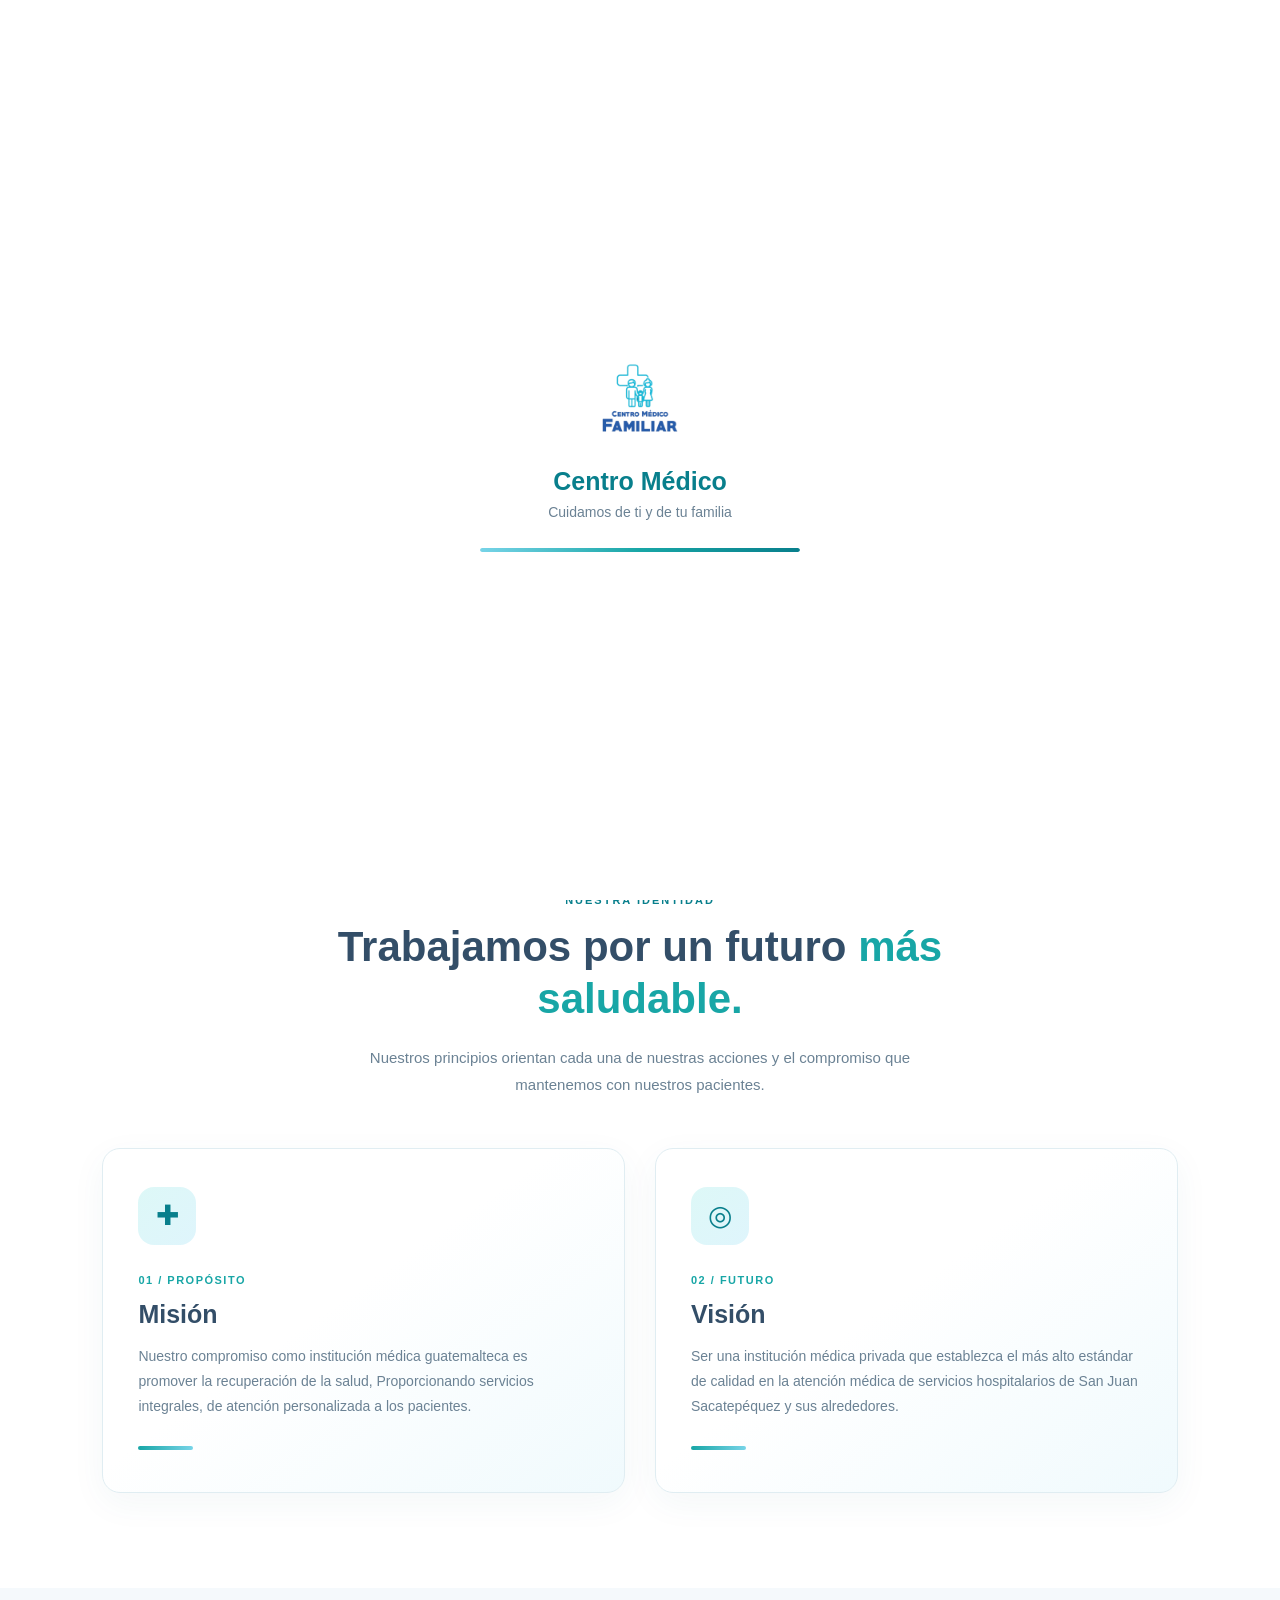
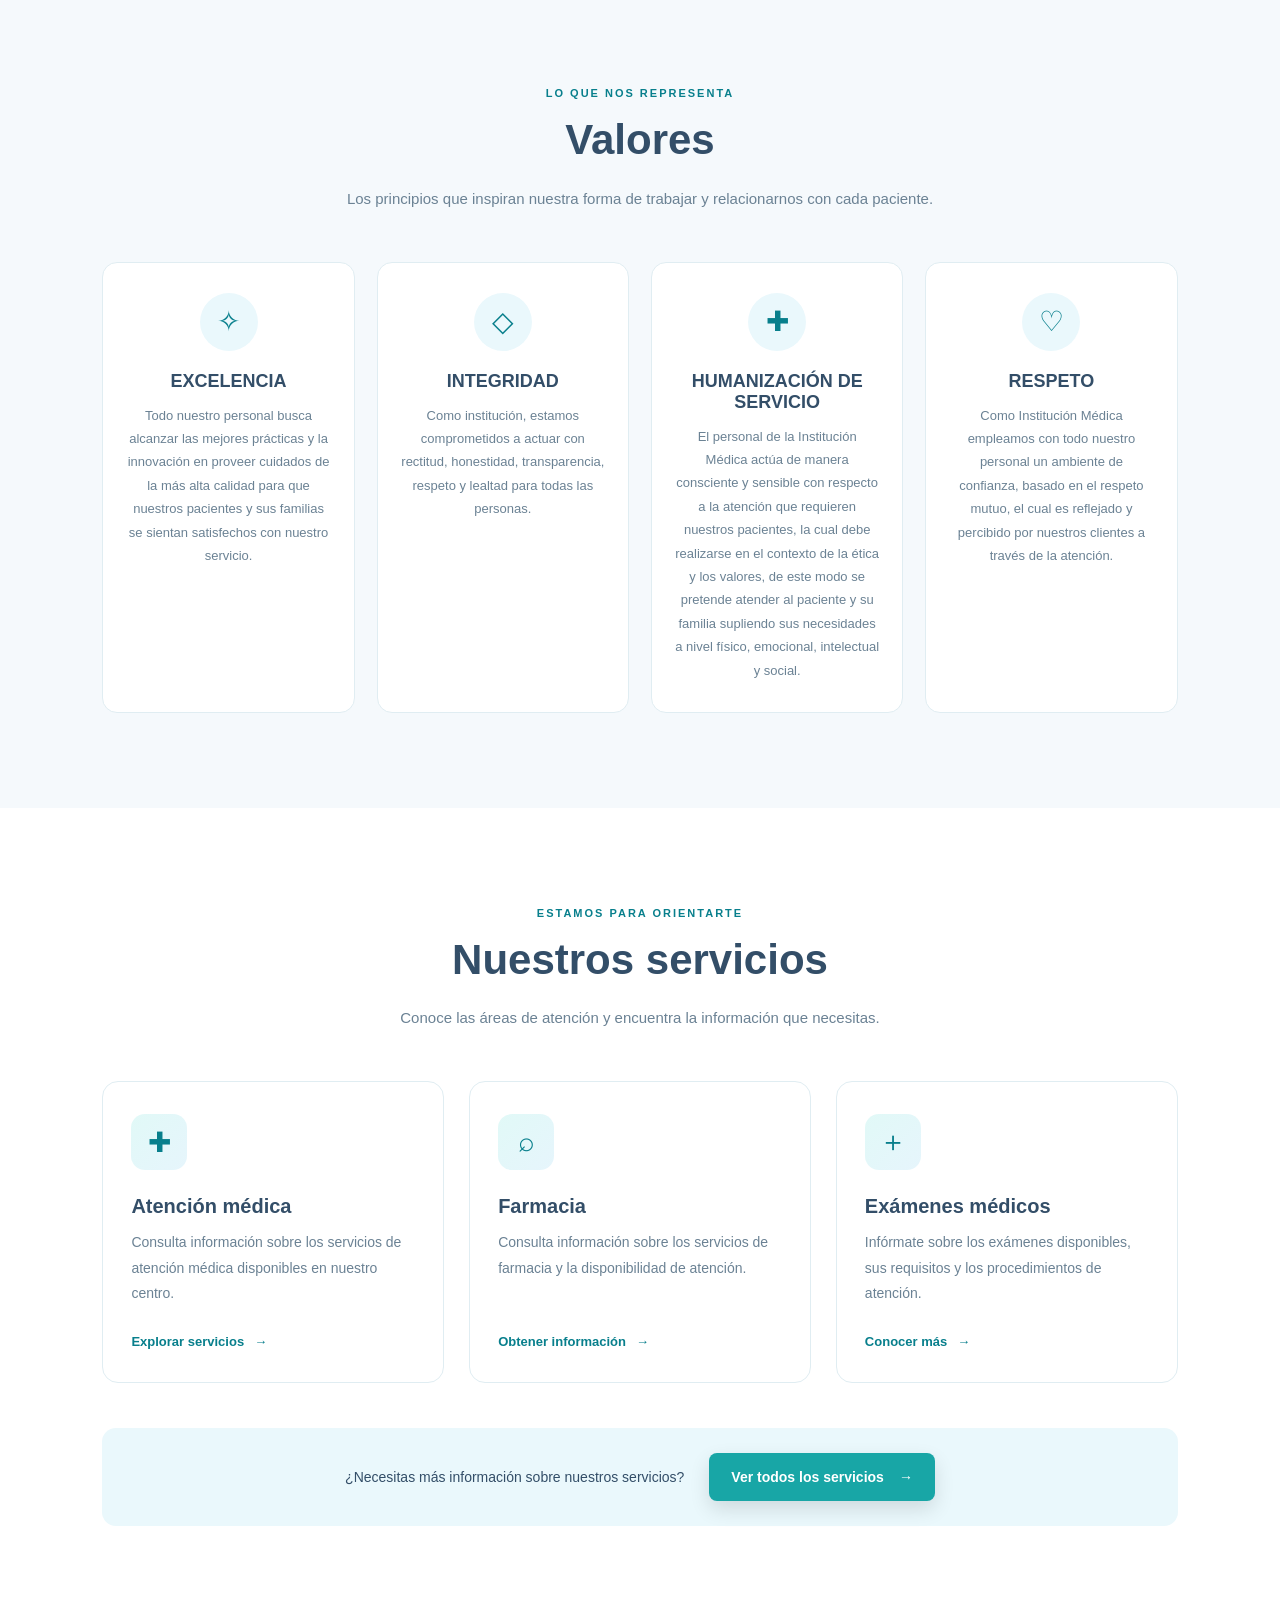
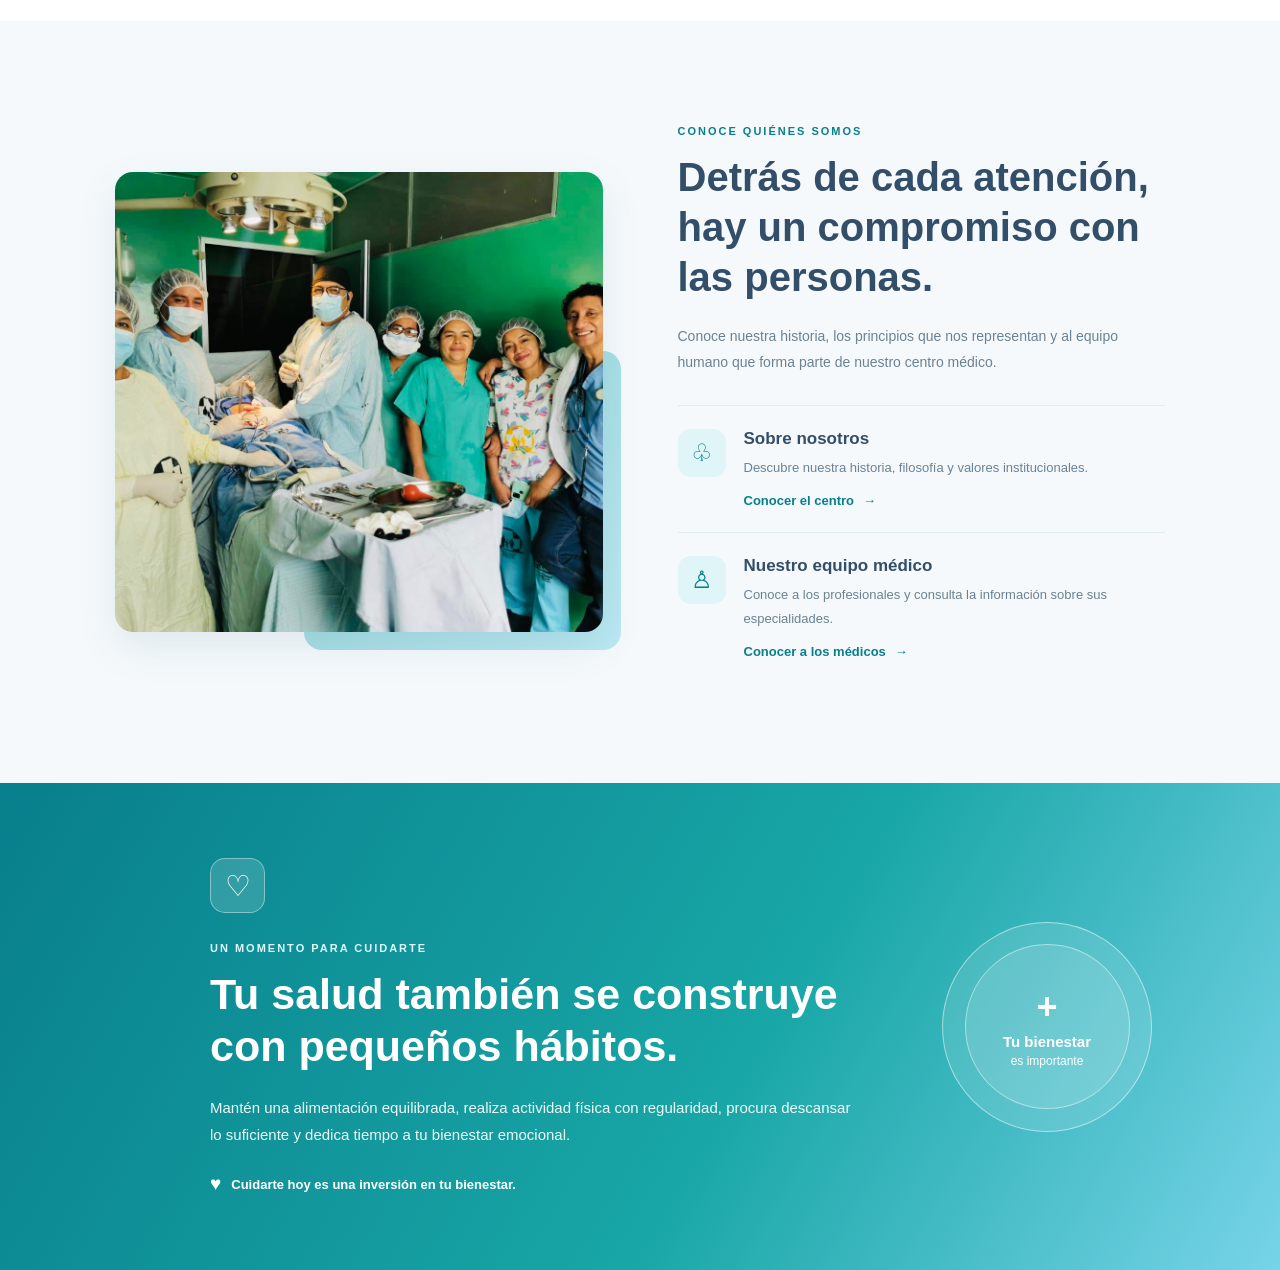
<file: index.html>
<!DOCTYPE html>
<html lang="es">

<head>
    <meta charset="UTF-8">
    <meta name="viewport" content="width=device-width, initial-scale=1.0">

    <title>Centro Médico Familiar</title> 
    <link rel="icon" type="image/png" href="img/logitod.jpeg">

    <title>Centro Médico Familiar</title>
<link rel="icon" type="image/png" href="img/logofamiliar.jpeg">
   
    <!-- CSS COMPARTIDO DE LA BARRA -->
    <link rel="stylesheet" href="barra.css">
    <link rel="stylesheet" href="estilos.css">
</head>

<!-- MODIFICA ESTA CLASE SEGÚN LA PÁGINA -->
<body class="pagina-inicio">

<!-- Pantalla de carga -->
<div id="pantalla-carga">
    <div class="carga-contenido">

        <!-- Logo del centro médico -->
        <img src="img/logo.png"
             alt="Logo del centro médico"
             class="logo-carga">

        <h2>Centro Médico</h2>
        <p>Cuidamos de ti y de tu familia</p>

        <!-- Línea de carga -->
        <div class="barra-carga">
            <div class="progreso-carga"></div>
        </div>

    </div>
</div>


    <!-- BARRA DE NAVEGACIÓN -->
    <header class="encabezado">

        <nav class="navbar">

            <!-- LOGO -->
            <a href="index.html" class="logo">
                <img src="img/logo.png" alt="Logo del centro médico">

                <span class="nombre">
                    Centro Médico Familiar
                </span>
            </a>

            <!-- BOTÓN HAMBURGUESA SIN JAVASCRIPT -->
            <input
                type="checkbox"
                id="menuToggle"
                class="menu-checkbox"
            >

            <label
                for="menuToggle"
                class="menu-toggle"
                aria-label="Abrir o cerrar menú"
            >
                <span></span>
                <span></span>
                <span></span>
            </label>

            <!-- OPCIONES DEL MENÚ -->
            <ul class="menu">

                <li>
                    <a href="index.html" class="enlace enlace-inicio">
                        Inicio
                    </a>
                </li>

                <li>
                    <a href="servicios.html" class="enlace enlace-servicios">
                        Servicios
                    </a>
                </li>

                <li>
                    <a href="medicos.html" class="enlace enlace-medicos">
                        Médicos
                    </a>
                </li>

                <li>
                    <a href="contactos.html" class="enlace enlace-contacto">
                        Contacto
                    </a>
                </li>

                <li>
                    <a href="nosotros.html" class="enlace enlace-nosotros">
                        Nosotros
                    </a>
                </li> 
            </ul>

        </nav>

    </header>
<!-- empieza el contenido-->
<main>

    <!-- HERO / BIENVENIDA -->
    <section class="inicio-hero">

        <div class="inicio-hero-imagen"></div>

        <div class="inicio-hero-contenido">

            <span class="inicio-etiqueta">
                BIENVENIDOS A NUESTRO CENTRO MÉDICO
            </span>

            <h1>
                Cuidamos tu salud,
                <span>acompañamos tu vida.</span>
            </h1>

            <p>
                Nuestro compromiso es brindar una atención
                humana, responsable y cercana, poniendo el
                bienestar de cada paciente en el centro de
                todo lo que hacemos.
            </p>

            <div class="inicio-hero-botones">

                <a href="servicios.html" class="inicio-btn-principal">
                    Conoce nuestros servicios
                    <span>→</span>
                </a>

                <a href="nosotros.html" class="inicio-btn-secundario">
                    Conócenos
                </a>

            </div>

        </div>

        <div class="inicio-hero-indicador">
            <span></span>
            Atención y compromiso con tu bienestar
        </div>

    </section>


    <!-- MISIÓN Y VISIÓN -->
    <section class="inicio-identidad">

        <div class="inicio-encabezado">

            <span class="inicio-subtitulo">
                NUESTRA IDENTIDAD
            </span>

            <h2>
                Trabajamos por un futuro
                <span>más saludable.</span>
            </h2>

            <p>
                Nuestros principios orientan cada una de
                nuestras acciones y el compromiso que
                mantenemos con nuestros pacientes.
            </p>

        </div>


        <div class="inicio-mision-vision">

            <!-- MISIÓN -->
            <article class="inicio-tarjeta-identidad">

                <div class="inicio-icono-identidad">
                    <span>✚</span>
                </div>

                <span class="inicio-numero">01 / PROPÓSITO</span>

                <h3>Misión</h3>

                <p>
                    Nuestro compromiso como institución médica guatemalteca es promover la recuperación 
                    de la salud, Proporcionando servicios integrales, de atención personalizada a los pacientes.
                </p>

                <div class="inicio-linea-decorativa"></div>

            </article>


            <!-- VISIÓN -->
            <article class="inicio-tarjeta-identidad">

                <div class="inicio-icono-identidad">
                    <span>◎</span>
                </div>

                <span class="inicio-numero">02 / FUTURO</span>

                <h3>Visión</h3>

                <p>
               Ser una institución médica privada que establezca el más alto estándar de calidad en la atención médica de servicios hospitalarios de San Juan Sacatepéquez y sus alrededores. 
                </p>

                <div class="inicio-linea-decorativa"></div>

            </article>

        </div>

    </section>


    <!-- VALORES -->
    <section class="inicio-valores">

        <div class="inicio-encabezado">

            <span class="inicio-subtitulo">
                LO QUE NOS REPRESENTA
            </span>

            <h2>
                 Valores
            </h2>

            <p>
                Los principios que inspiran nuestra forma
                de trabajar y relacionarnos con cada paciente.
            </p>

        </div>


        <div class="inicio-valores-grid">

            <article class="inicio-tarjeta-valor">

                <div class="inicio-icono-valor">✧</div>

                <h3>EXCELENCIA</h3>

                <p>
                    Todo nuestro personal busca alcanzar las mejores prácticas y la innovación en proveer cuidados de la más alta calidad para que nuestros pacientes y sus familias se sientan satisfechos con nuestro servicio.
                </p>

            </article>


            <article class="inicio-tarjeta-valor">

                <div class="inicio-icono-valor">◇</div>

                <h3>INTEGRIDAD</h3>

                <p>
                Como institución, estamos comprometidos a actuar con rectitud, honestidad, transparencia, respeto y lealtad para todas las personas.
                </p>

            </article>


            <article class="inicio-tarjeta-valor">

                <div class="inicio-icono-valor">✚</div>

                <h3>HUMANIZACIÓN DE SERVICIO</h3>

                <p>
                  El personal de la Institución Médica actúa de manera consciente y sensible con respecto a la atención que requieren nuestros pacientes, la cual debe realizarse en el contexto de la ética y los valores, de este modo se pretende atender al paciente y su familia supliendo sus necesidades a nivel físico, emocional, intelectual y social.
                </p>

            </article>


            <article class="inicio-tarjeta-valor">

                <div class="inicio-icono-valor">♡</div>

                <h3>RESPETO</h3>

                <p>
                    Como Institución Médica empleamos con todo nuestro personal un ambiente de confianza, basado en el respeto mutuo, el cual es reflejado y percibido por nuestros clientes a través de la atención.
                </p>

            </article>

        </div>

    </section>


    <!-- SERVICIOS MÉDICOS -->
    <section class="inicio-servicios">

        <div class="inicio-encabezado">

            <span class="inicio-subtitulo">
                ESTAMOS PARA ORIENTARTE
            </span>

            <h2>
                Nuestros servicios
            </h2>

            <p>
                Conoce las áreas de atención y encuentra
                la información que necesitas.
            </p>

        </div>


        <div class="inicio-servicios-grid">

            <article class="inicio-tarjeta-servicio">

                <div class="inicio-servicio-icono">
                    <span>✚</span>
                </div>

                <h3>Atención médica</h3>

                <p>
                    Consulta información sobre los servicios
                    de atención médica disponibles en nuestro centro.
                </p>

                <a href="servicios.html">
                    Explorar servicios <span>→</span>
                </a>

            </article>


            <article class="inicio-tarjeta-servicio">

                <div class="inicio-servicio-icono">
                    <span>⌕</span>
                </div>

                <h3>Farmacia</h3>

                <p>
                    Consulta información sobre los servicios
                    de farmacia y la disponibilidad de atención.
                </p>

                <a href="servicios.html">
                    Obtener información <span>→</span>
                </a>

            </article>


            <article class="inicio-tarjeta-servicio">

                <div class="inicio-servicio-icono">
                    <span>＋</span>
                </div>

                <h3>Exámenes médicos</h3>

                <p>
                    Infórmate sobre los exámenes disponibles,
                    sus requisitos y los procedimientos de atención.
                </p>

                <a href="servicios.html">
                    Conocer más <span>→</span>
                </a>

            </article>

        </div>


        <div class="inicio-servicios-final">

            <p>
                ¿Necesitas más información sobre nuestros servicios?
            </p>

            <a href="servicios.html" class="inicio-btn-principal">
                Ver todos los servicios <span>→</span>
            </a>

        </div>

    </section>


    <!-- NOSOTROS Y EQUIPO MÉDICO -->
    <section class="inicio-conocenos">

        <div class="inicio-conocenos-imagen">

            <img
                src="../img/operción.jpg"
                alt="Equipo de profesionales del centro médico"
                loading="lazy"
            >

            <div class="inicio-imagen-acento"></div>

        </div>


        <div class="inicio-conocenos-contenido">

            <span class="inicio-subtitulo">
                CONOCE QUIÉNES SOMOS
            </span>

            <h2>
                Detrás de cada atención,
                hay un compromiso con las personas.
            </h2>

            <p>
                Conoce nuestra historia, los principios que
                nos representan y al equipo humano que forma
                parte de nuestro centro médico.
            </p>


            <div class="inicio-enlace-seccion">

                <div class="inicio-enlace-icono">
                    ♧
                </div>

                <div class="inicio-enlace-texto">
                    <h3>Sobre nosotros</h3>

                    <p>
                        Descubre nuestra historia,
                        filosofía y valores institucionales.
                    </p>

                    <a href="nosotros.html">
                        Conocer el centro <span>→</span>
                    </a>
                </div>

            </div>


            <div class="inicio-enlace-seccion">

                <div class="inicio-enlace-icono">
                    ♙
                </div>

                <div class="inicio-enlace-texto">
                    <h3>Nuestro equipo médico</h3>

                    <p>
                        Conoce a los profesionales y consulta
                        la información sobre sus especialidades.
                    </p>

                    <a href="medicos.html">
                        Conocer a los médicos <span>→</span>
                    </a>
                </div>

            </div>

        </div>

    </section>


    <!-- CONSEJO DE SALUD -->
    <section class="inicio-consejo">

        <div class="inicio-consejo-decoracion"></div>

        <div class="inicio-consejo-contenido">

            <div class="inicio-consejo-icono">
                ♡
            </div>

            <span class="inicio-subtitulo">
                UN MOMENTO PARA CUIDARTE
            </span>

            <h2>
                Tu salud también se construye
                con pequeños hábitos.
            </h2>

            <p>
                Mantén una alimentación equilibrada, realiza
                actividad física con regularidad, procura
                descansar lo suficiente y dedica tiempo
                a tu bienestar emocional.
            </p>

            <div class="inicio-consejo-pie">
                <span>♥</span>
                Cuidarte hoy es una inversión en tu bienestar.
            </div>

        </div>

        <div class="inicio-consejo-circulo">
            <div class="inicio-consejo-circulo-interior">
                <span>+</span>
                <strong>Tu bienestar</strong>
                <small>es importante</small>
            </div>
        </div>

    </section>

</main>
<script src="carga.js"></script>

</body>
</html>
</file>
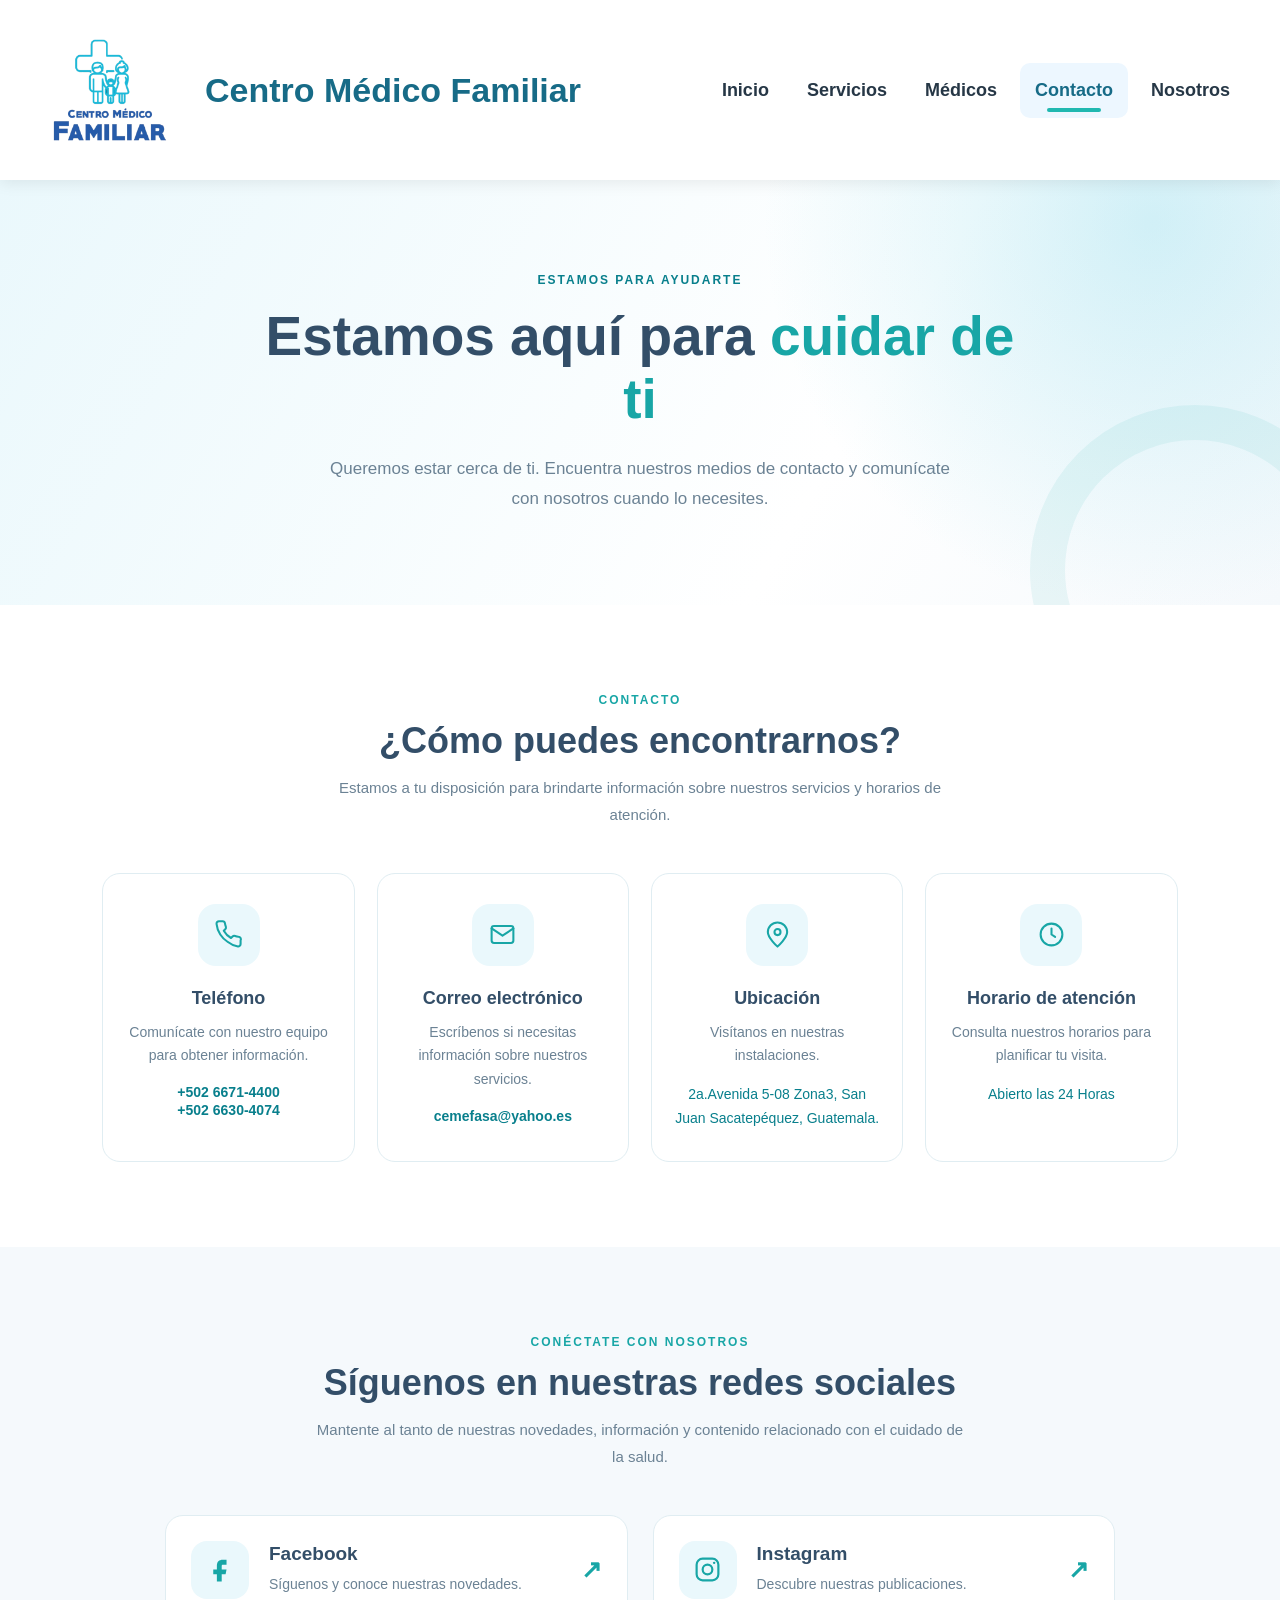
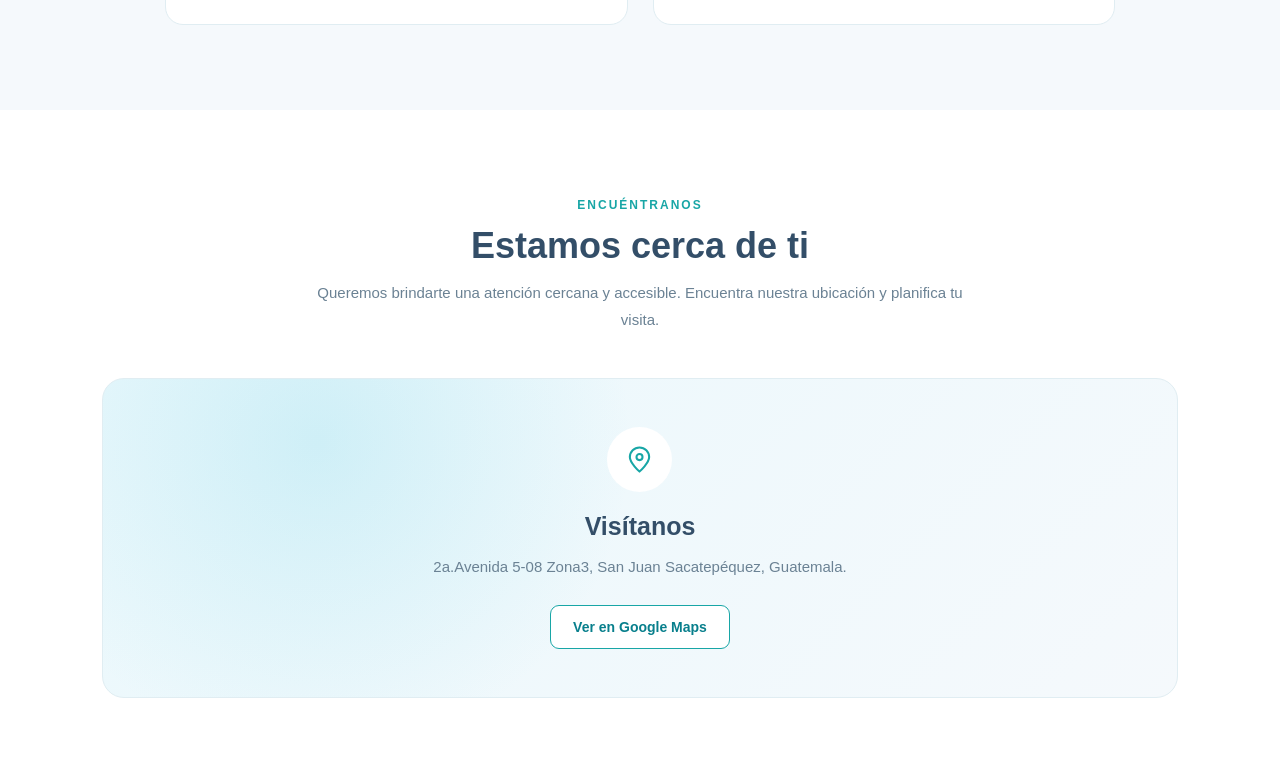
<file: contactos.html>
<!DOCTYPE html>
<html lang="es">

<head>
    <meta charset="UTF-8">
    <meta name="viewport" content="width=device-width, initial-scale=1.0">

    <title>Centro Médico Familiar</title>

    <link rel="icon" type="image/png" href="img/logofamiliar.jpeg">
    
    <!-- CSS COMPARTIDO DE LA BARRA -->
    <link rel="stylesheet" href="barra.css">
    <link rel="stylesheet" href="contactos.css">
</head>

<!-- MODIFICA ESTA CLASE SEGÚN LA PÁGINA -->
<body class="pagina-contacto">

    <!-- BARRA DE NAVEGACIÓN -->
    <header class="encabezado">

        <nav class="navbar">

            <!-- LOGO -->
            <a href="index.html" class="logo">
                <img src="img/logo.png" alt="Logo del centro médico">

                <span class="nombre">
                    Centro Médico Familiar
                </span>
            </a>

            <!-- BOTÓN HAMBURGUESA SIN JAVASCRIPT -->
            <input
                type="checkbox"
                id="menuToggle"
                class="menu-checkbox"
            >

            <label
                for="menuToggle"
                class="menu-toggle"
                aria-label="Abrir o cerrar menú"
            >
                <span></span>
                <span></span>
                <span></span>
            </label>

            <!-- OPCIONES DEL MENÚ -->
            <ul class="menu">

                <li>
                    <a href="index.html" class="enlace enlace-inicio">
                        Inicio
                    </a>
                </li>

                <li>
                    <a href="servicios.html" class="enlace enlace-servicios">
                        Servicios
                    </a>
                </li>

                <li>
                    <a href="medicos.html" class="enlace enlace-medicos">
                        Médicos
                    </a>
                </li>

                <li>
                    <a href="contactos.html" class="enlace enlace-contacto">
                        Contacto
                    </a>
                </li>

                <li>
                    <a href="nosotros.html" class="enlace enlace-nosotros">
                        Nosotros
                    </a>
                </li>
            </ul>
        </nav>

    </header>

    <!-- AQUÍ EMPIEZA EL CONTENIDO DE CADA PÁGINA -->

<main class="contactos">

    <!-- ENCABEZADO -->
    <section class="contactos-hero">
        <div class="contactos-hero-contenido">

            <span class="contactos-etiqueta">
                ESTAMOS PARA AYUDARTE
            </span>

            <h1>
                Estamos aquí para <span>cuidar de ti</span>
            </h1>

            <p>
                Queremos estar cerca de ti. Encuentra nuestros medios
                de contacto y comunícate con nosotros cuando lo necesites.
            </p>

        </div>
    </section>


    <!-- INFORMACIÓN DE CONTACTO -->
    <section class="contactos-seccion">

        <div class="contactos-titulo">
            <span>CONTACTO</span>
            <h2>¿Cómo puedes encontrarnos?</h2>

            <p>
                Estamos a tu disposición para brindarte información
                sobre nuestros servicios y horarios de atención.
            </p>
        </div>


        <div class="contactos-contenedor">

            <!-- TELÉFONO -->
            <article class="contactos-tarjeta">

                <div class="contactos-icono" aria-hidden="true">
                    <svg viewBox="0 0 24 24">
                        <path d="M22 16.92v3a2 2 0 0 1-2.18
                        2A19.79 19.79 0 0 1 11.19 18a19.5
                        19.5 0 0 1-6-6A19.79 19.79 0 0 1
                        2.09 3.18 2 2 0 0 1 4.08 1h3a2
                        2 0 0 1 2 1.72c.12.96.36 1.9.72
                        2.79a2 2 0 0 1-.45 2.11L8.08 8.91a16
                        16 0 0 0 6 6l1.29-1.27a2 2 0 0 1
                        2.11-.45c.89.36 1.83.6 2.79.72A2
                        2 0 0 1 22 16.92z"/>
                    </svg>
                </div>

                <h3>Teléfono</h3>

                <p>
                    Comunícate con nuestro equipo para obtener información.
                </p>

                <a href="tel:+502 6671-4400">
                    +502 6671-4400
                </a>
<br>
                  <a href="tel:+502 6630-4074">
                    +502 6630-4074
                </a>

            </article>


            <!-- CORREO ELECTRÓNICO -->
            <article class="contactos-tarjeta">

                <div class="contactos-icono" aria-hidden="true">
                    <svg viewBox="0 0 24 24">
                        <rect x="3" y="5" width="18"
                        height="14" rx="2"/>
                        <path d="m3 7 9 6 9-6"/>
                    </svg>
                </div>

                <h3>Correo electrónico</h3>

                <p>
                    Escríbenos si necesitas información sobre nuestros servicios.
                </p>

                <a href="mailto:contacto@tucentromedico.com">
                    cemefasa@yahoo.es
                </a>

            </article>


            <!-- UBICACIÓN -->
            <article class="contactos-tarjeta">

                <div class="contactos-icono" aria-hidden="true">
                    <svg viewBox="0 0 24 24">
                        <path d="M20 10c0 5-8 12-8 12S4
                        15 4 10a8 8 0 1 1 16 0z"/>
                        <circle cx="12" cy="10" r="2.5"/>
                    </svg>
                </div>

                <h3>Ubicación</h3>

                <p>
                    Visítanos en nuestras instalaciones.
                </p>

                <span class="contactos-dato">
                    2a.Avenida 5-08 Zona3, San Juan Sacatepéquez, Guatemala.
                </span>

            </article>


            <!-- HORARIO -->
            <article class="contactos-tarjeta">

                <div class="contactos-icono" aria-hidden="true">
                    <svg viewBox="0 0 24 24">
                        <circle cx="12" cy="12" r="9"/>
                        <path d="M12 7v5l3 2"/>
                    </svg>
                </div>

                <h3>Horario de atención</h3>

                <p>
                    Consulta nuestros horarios para planificar tu visita.
                </p>

                <span class="contactos-dato">
                    Abierto las 24 Horas
                </span>

            </article>

        </div>

    </section>


    <!-- REDES SOCIALES -->
    <section class="contactos-redes">

        <div class="contactos-titulo">
            <span>CONÉCTATE CON NOSOTROS</span>

            <h2>Síguenos en nuestras redes sociales</h2>

            <p>
                Mantente al tanto de nuestras novedades, información
                y contenido relacionado con el cuidado de la salud.
            </p>
        </div>


        <div class="contactos-redes-contenedor">

            <!-- FACEBOOK -->
            <a
                href="https://www.facebook.com/cemefasa"
                class="contactos-red-social"
                target="_blank"
                rel="noopener noreferrer"
                aria-label="Visitar nuestra página de Facebook">

                <div class="contactos-red-icono facebook">
                    <svg viewBox="0 0 24 24" aria-hidden="true">
                        <path d="M14 8h3V4h-3c-3.31 0-5
                        1.69-5 5v3H6v4h3v6h4v-6h3.2l.8-4h-4V9
                        c0-.7.3-1 1-1z"/>
                    </svg>
                </div>

                <div class="contactos-red-texto">
                    <h3>Facebook</h3>
                    <p>Síguenos y conoce nuestras novedades.</p>
                </div>

                <span class="contactos-red-flecha" aria-hidden="true">
                    ↗
                </span>

            </a>


            <!-- INSTAGRAM -->
            <a
                href="https://www.instagram.com/cemefasa/?hl=en"
                class="contactos-red-social"
                target="_blank"
                rel="noopener noreferrer"
                aria-label="Visitar nuestro perfil de Instagram">

                <div class="contactos-red-icono instagram">
                    <svg viewBox="0 0 24 24" aria-hidden="true">
                        <rect x="3" y="3" width="18"
                        height="18" rx="5"/>
                        <circle cx="12" cy="12" r="4"/>
                        <circle cx="17.5" cy="6.5" r="1"
                        class="instagram-punto"/>
                    </svg>
                </div>

                <div class="contactos-red-texto">
                    <h3>Instagram</h3>
                    <p>Descubre nuestras publicaciones.</p>
                </div>

                <span class="contactos-red-flecha" aria-hidden="true">
                    ↗
                </span>

            </a>

        </div>

    </section>


    <!-- UBICACIÓN -->
    <section class="contactos-ubicacion">

        <div class="contactos-titulo">
            <span>ENCUÉNTRANOS</span>

            <h2>Estamos cerca de ti</h2>

            <p>
                Queremos brindarte una atención cercana y accesible.
                Encuentra nuestra ubicación y planifica tu visita.
            </p>
        </div>

        <div class="contactos-mapa">

            <div class="contactos-mapa-contenido">

                <div class="contactos-mapa-icono" aria-hidden="true">
                    <svg viewBox="0 0 24 24">
                        <path d="M20 10c0 5-8 12-8 12S4
                        15 4 10a8 8 0 1 1 16 0z"/>
                        <circle cx="12" cy="10" r="2.5"/>
                    </svg>
                </div>

                <h3>Visítanos</h3>

                <p>
                    2a.Avenida 5-08 Zona3, San Juan Sacatepéquez, Guatemala.
                </p>

                <a
                    href="https://maps.app.goo.gl/HFrEt6sk9RjtKULC9"
                    target="_blank"
                    rel="noopener noreferrer"
                    class="contactos-boton-secundario">

                    Ver en Google Maps

                </a>

            </div>

        </div>

    </section>

</main>


</body>
</html>
</file>
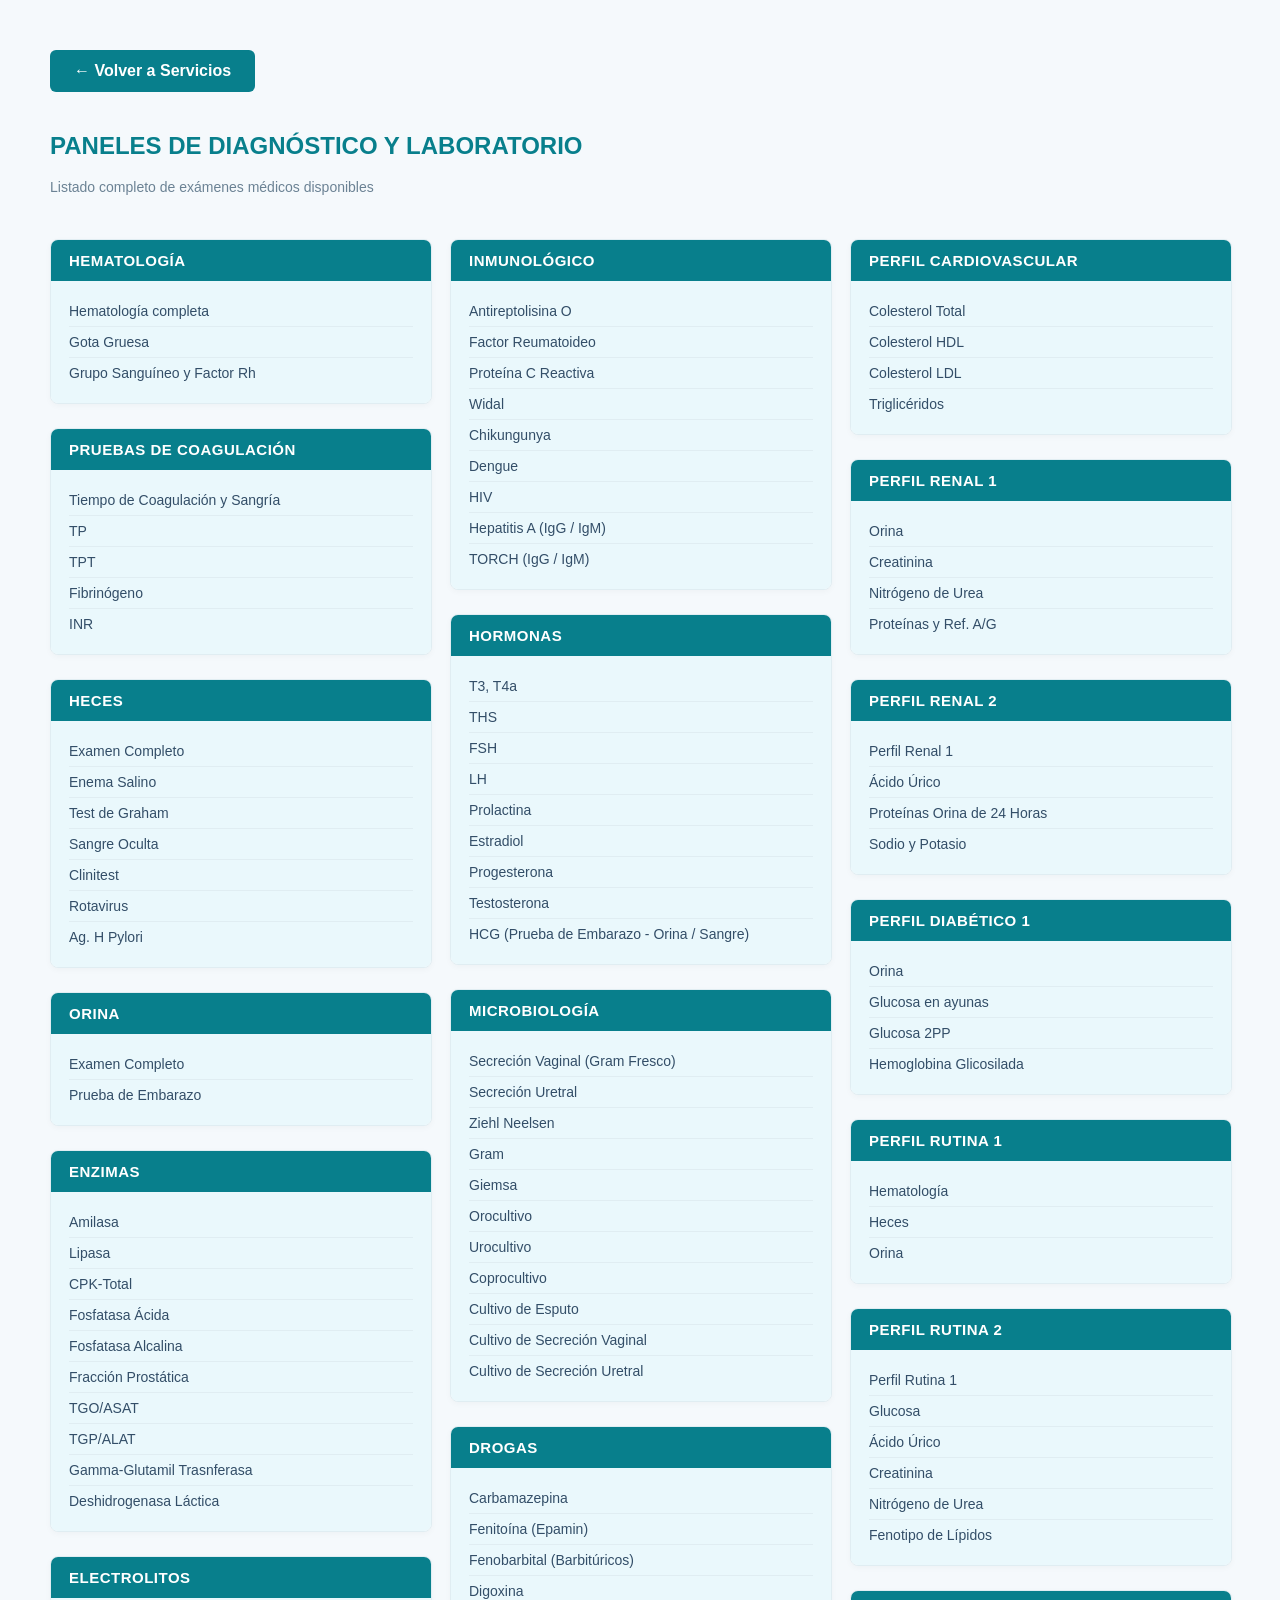
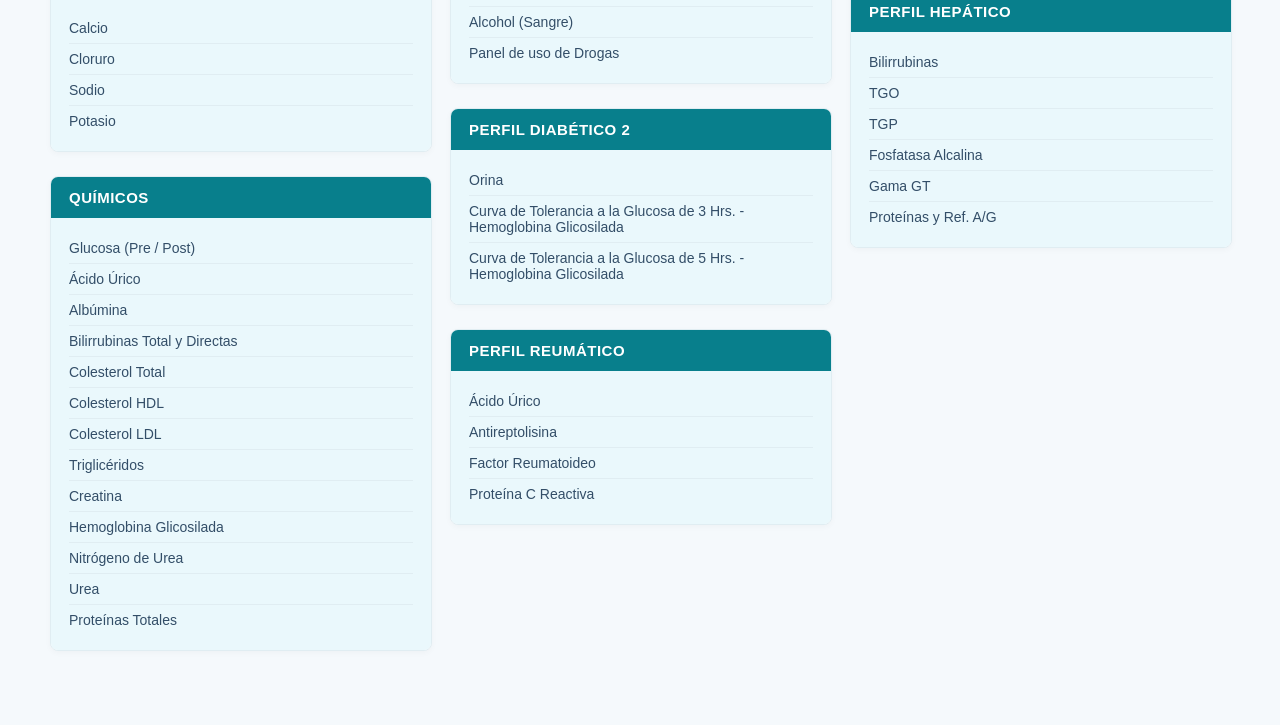
<file: laboratorio.html>
<!DOCTYPE html>
<html lang="es">
<head>
    <meta charset="UTF-8">
    <meta name="viewport" content="width=device-width, initial-scale=1.0">
    <title>Paneles de Diagnóstico y Laboratorio - Hospital</title>
    <link rel="stylesheet" href="laboratorio.css">
    <style>
        /* Estilos específicos para alinear a la izquierda y hacer más grande el botón */
        .section-header {
            display: flex;
            flex-direction: column;
            align-items: flex-start; /* Alinea todo al lado izquierdo */
            text-align: left;
            margin-bottom: 30px;
        }

        .btn-volver {
            display: inline-block;
            padding: 12px 24px;       /* Botón más grande */
            font-size: 16px;          /* Texto más legible */
            font-weight: bold;
            color: #ffffff;
            background-color: #087F8C;/* Color azul profesional */
            border-radius: 6px;       /* Bordes ligeramente redondeados */
            text-decoration: none;
            margin-bottom: 20px;      /* Separación con el título */
            transition: background-color 0.2s ease;
        }

        .btn-volver:hover {
            background-color: #18A6A6;/* Efecto al pasar el cursor */
        }
    </style>
</head>
<body>

<section class="hospital-section">
    <div class="section-header">
        <!-- Botón de regreso más grande y alineado a la izquierda -->
        <a href="servicios.html" class="btn-volver">&larr; Volver a Servicios</a>
        
        <h2>Paneles de Diagnóstico y Laboratorio</h2>
        <p>Listado completo de exámenes médicos disponibles</p>
    </div>

    <div class="panels-grid">
        <!-- 1. Hematología -->
        <div class="panel-card">
            <div class="panel-title">Hematología</div>
            <div class="panel-content">
                <ul class="panel-list">
                    <li>Hematología completa</li>
                    <li>Gota Gruesa</li>
                    <li>Grupo Sanguíneo y Factor Rh</li>
                </ul>
            </div>
        </div>

        <!-- 2. Pruebas de Coagulación -->
        <div class="panel-card">
            <div class="panel-title">Pruebas de Coagulación</div>
            <div class="panel-content">
                <ul class="panel-list">
                    <li>Tiempo de Coagulación y Sangría</li>
                    <li>TP</li>
                    <li>TPT</li>
                    <li>Fibrinógeno</li>
                    <li>INR</li>
                </ul>
            </div>
        </div>

        <!-- 3. Heces -->
        <div class="panel-card">
            <div class="panel-title">Heces</div>
            <div class="panel-content">
                <ul class="panel-list">
                    <li>Examen Completo</li>
                    <li>Enema Salino</li>
                    <li>Test de Graham</li>
                    <li>Sangre Oculta</li>
                    <li>Clinitest</li>
                    <li>Rotavirus</li>
                    <li>Ag. H Pylori</li>
                </ul>
            </div>
        </div>

        <!-- 4. Orina -->
        <div class="panel-card">
            <div class="panel-title">Orina</div>
            <div class="panel-content">
                <ul class="panel-list">
                    <li>Examen Completo</li>
                    <li>Prueba de Embarazo</li>
                </ul>
            </div>
        </div>

        <!-- 5. Enzimas -->
        <div class="panel-card">
            <div class="panel-title">Enzimas</div>
            <div class="panel-content">
                <ul class="panel-list">
                    <li>Amilasa</li>
                    <li>Lipasa</li>
                    <li>CPK-Total</li>
                    <li>Fosfatasa Ácida</li>
                    <li>Fosfatasa Alcalina</li>
                    <li>Fracción Prostática</li>
                    <li>TGO/ASAT</li>
                    <li>TGP/ALAT</li>
                    <li>Gamma-Glutamil Trasnferasa</li>
                    <li>Deshidrogenasa Láctica</li>
                </ul>
            </div>
        </div>

        <!-- 6. Electrolitos -->
        <div class="panel-card">
            <div class="panel-title">Electrolitos</div>
            <div class="panel-content">
                <ul class="panel-list">
                    <li>Calcio</li>
                    <li>Cloruro</li>
                    <li>Sodio</li>
                    <li>Potasio</li>
                </ul>
            </div>
        </div>

        <!-- 7. Químicos -->
        <div class="panel-card">
            <div class="panel-title">Químicos</div>
            <div class="panel-content">
                <ul class="panel-list">
                    <li>Glucosa (Pre / Post)</li>
                    <li>Ácido Úrico</li>
                    <li>Albúmina</li>
                    <li>Bilirrubinas Total y Directas</li>
                    <li>Colesterol Total</li>
                    <li>Colesterol HDL</li>
                    <li>Colesterol LDL</li>
                    <li>Triglicéridos</li>
                    <li>Creatina</li>
                    <li>Hemoglobina Glicosilada</li>
                    <li>Nitrógeno de Urea</li>
                    <li>Urea</li>
                    <li>Proteínas Totales</li>
                </ul>
            </div>
        </div>

        <!-- 8. Inmunológico -->
        <div class="panel-card">
            <div class="panel-title">Inmunológico</div>
            <div class="panel-content">
                <ul class="panel-list">
                    <li>Antireptolisina O</li>
                    <li>Factor Reumatoideo</li>
                    <li>Proteína C Reactiva</li>
                    <li>Widal</li>
                    <li>Chikungunya</li>
                    <li>Dengue</li>
                    <li>HIV</li>
                    <li>Hepatitis A (IgG / IgM)</li>
                    <li>TORCH (IgG / IgM)</li>
                </ul>
            </div>
        </div>

        <!-- 9. Hormonas -->
        <div class="panel-card">
            <div class="panel-title">Hormonas</div>
            <div class="panel-content">
                <ul class="panel-list">
                    <li>T3, T4a</li>
                    <li>THS</li>
                    <li>FSH</li>
                    <li>LH</li>
                    <li>Prolactina</li>
                    <li>Estradiol</li>
                    <li>Progesterona</li>
                    <li>Testosterona</li>
                    <li>HCG (Prueba de Embarazo - Orina / Sangre)</li>
                </ul>
            </div>
        </div>

        <!-- 10. Microbiología -->
        <div class="panel-card">
            <div class="panel-title">Microbiología</div>
            <div class="panel-content">
                <ul class="panel-list">
                    <li>Secreción Vaginal (Gram Fresco)</li>
                    <li>Secreción Uretral</li>
                    <li>Ziehl Neelsen</li>
                    <li>Gram</li>
                    <li>Giemsa</li>
                    <li>Orocultivo</li>
                    <li>Urocultivo</li>
                    <li>Coprocultivo</li>
                    <li>Cultivo de Esputo</li>
                    <li>Cultivo de Secreción Vaginal</li>
                    <li>Cultivo de Secreción Uretral</li>
                </ul>
            </div>
        </div>

        <!-- 11. Drogas -->
        <div class="panel-card">
            <div class="panel-title">Drogas</div>
            <div class="panel-content">
                <ul class="panel-list">
                    <li>Carbamazepina</li>
                    <li>Fenitoína (Epamin)</li>
                    <li>Fenobarbital (Barbitúricos)</li>
                    <li>Digoxina</li>
                    <li>Alcohol (Sangre)</li>
                    <li>Panel de uso de Drogas</li>
                </ul>
            </div>
        </div>

        <!-- 12. Perfil Diabético 2 -->
        <div class="panel-card">
            <div class="panel-title">Perfil Diabético 2</div>
            <div class="panel-content">
                <ul class="panel-list">
                    <li>Orina</li>
                    <li>Curva de Tolerancia a la Glucosa de 3 Hrs. - Hemoglobina Glicosilada</li>
                    <li>Curva de Tolerancia a la Glucosa de 5 Hrs. - Hemoglobina Glicosilada</li>
                </ul>
            </div>
        </div>

        <!-- 13. Perfil Reumático -->
        <div class="panel-card">
            <div class="panel-title">Perfil Reumático</div>
            <div class="panel-content">
                <ul class="panel-list">
                    <li>Ácido Úrico</li>
                    <li>Antireptolisina</li>
                    <li>Factor Reumatoideo</li>
                    <li>Proteína C Reactiva</li>
                </ul>
            </div>
        </div>

        <!-- 14. Perfil Cardiovascular -->
        <div class="panel-card">
            <div class="panel-title">Perfil Cardiovascular</div>
            <div class="panel-content">
                <ul class="panel-list">
                    <li>Colesterol Total</li>
                    <li>Colesterol HDL</li>
                    <li>Colesterol LDL</li>
                    <li>Triglicéridos</li>
                </ul>
            </div>
        </div>

        <!-- 15. Perfil Renal 1 -->
        <div class="panel-card">
            <div class="panel-title">Perfil Renal 1</div>
            <div class="panel-content">
                <ul class="panel-list">
                    <li>Orina</li>
                    <li>Creatinina</li>
                    <li>Nitrógeno de Urea</li>
                    <li>Proteínas y Ref. A/G</li>
                </ul>
            </div>
        </div>

        <!-- 16. Perfil Renal 2 -->
        <div class="panel-card">
            <div class="panel-title">Perfil Renal 2</div>
            <div class="panel-content">
                <ul class="panel-list">
                    <li>Perfil Renal 1</li>
                    <li>Ácido Úrico</li>
                    <li>Proteínas Orina de 24 Horas</li>
                    <li>Sodio y Potasio</li>
                </ul>
            </div>
        </div>

        <!-- 17. Perfil Diabético 1 -->
        <div class="panel-card">
            <div class="panel-title">Perfil Diabético 1</div>
            <div class="panel-content">
                <ul class="panel-list">
                    <li>Orina</li>
                    <li>Glucosa en ayunas</li>
                    <li>Glucosa 2PP</li>
                    <li>Hemoglobina Glicosilada</li>
                </ul>
            </div>
        </div>

        <!-- 18. Perfil Rutina 1 -->
        <div class="panel-card">
            <div class="panel-title">Perfil Rutina 1</div>
            <div class="panel-content">
                <ul class="panel-list">
                    <li>Hematología</li>
                    <li>Heces</li>
                    <li>Orina</li>
                </ul>
            </div>
        </div>

        <!-- 19. Perfil Rutina 2 -->
        <div class="panel-card">
            <div class="panel-title">Perfil Rutina 2</div>
            <div class="panel-content">
                <ul class="panel-list">
                    <li>Perfil Rutina 1</li>
                    <li>Glucosa</li>
                    <li>Ácido Úrico</li>
                    <li>Creatinina</li>
                    <li>Nitrógeno de Urea</li>
                    <li>Fenotipo de Lípidos</li>
                </ul>
            </div>
        </div>

        <!-- 20. Perfil Hepático -->
        <div class="panel-card">
            <div class="panel-title">Perfil Hepático</div>
            <div class="panel-content">
                <ul class="panel-list">
                    <li>Bilirrubinas</li>
                    <li>TGO</li>
                    <li>TGP</li>
                    <li>Fosfatasa Alcalina</li>
                    <li>Gama GT</li>
                    <li>Proteínas y Ref. A/G</li>
                </ul>
            </div>
        </div>

    </div>
</section>

</body>
</html>
</file>
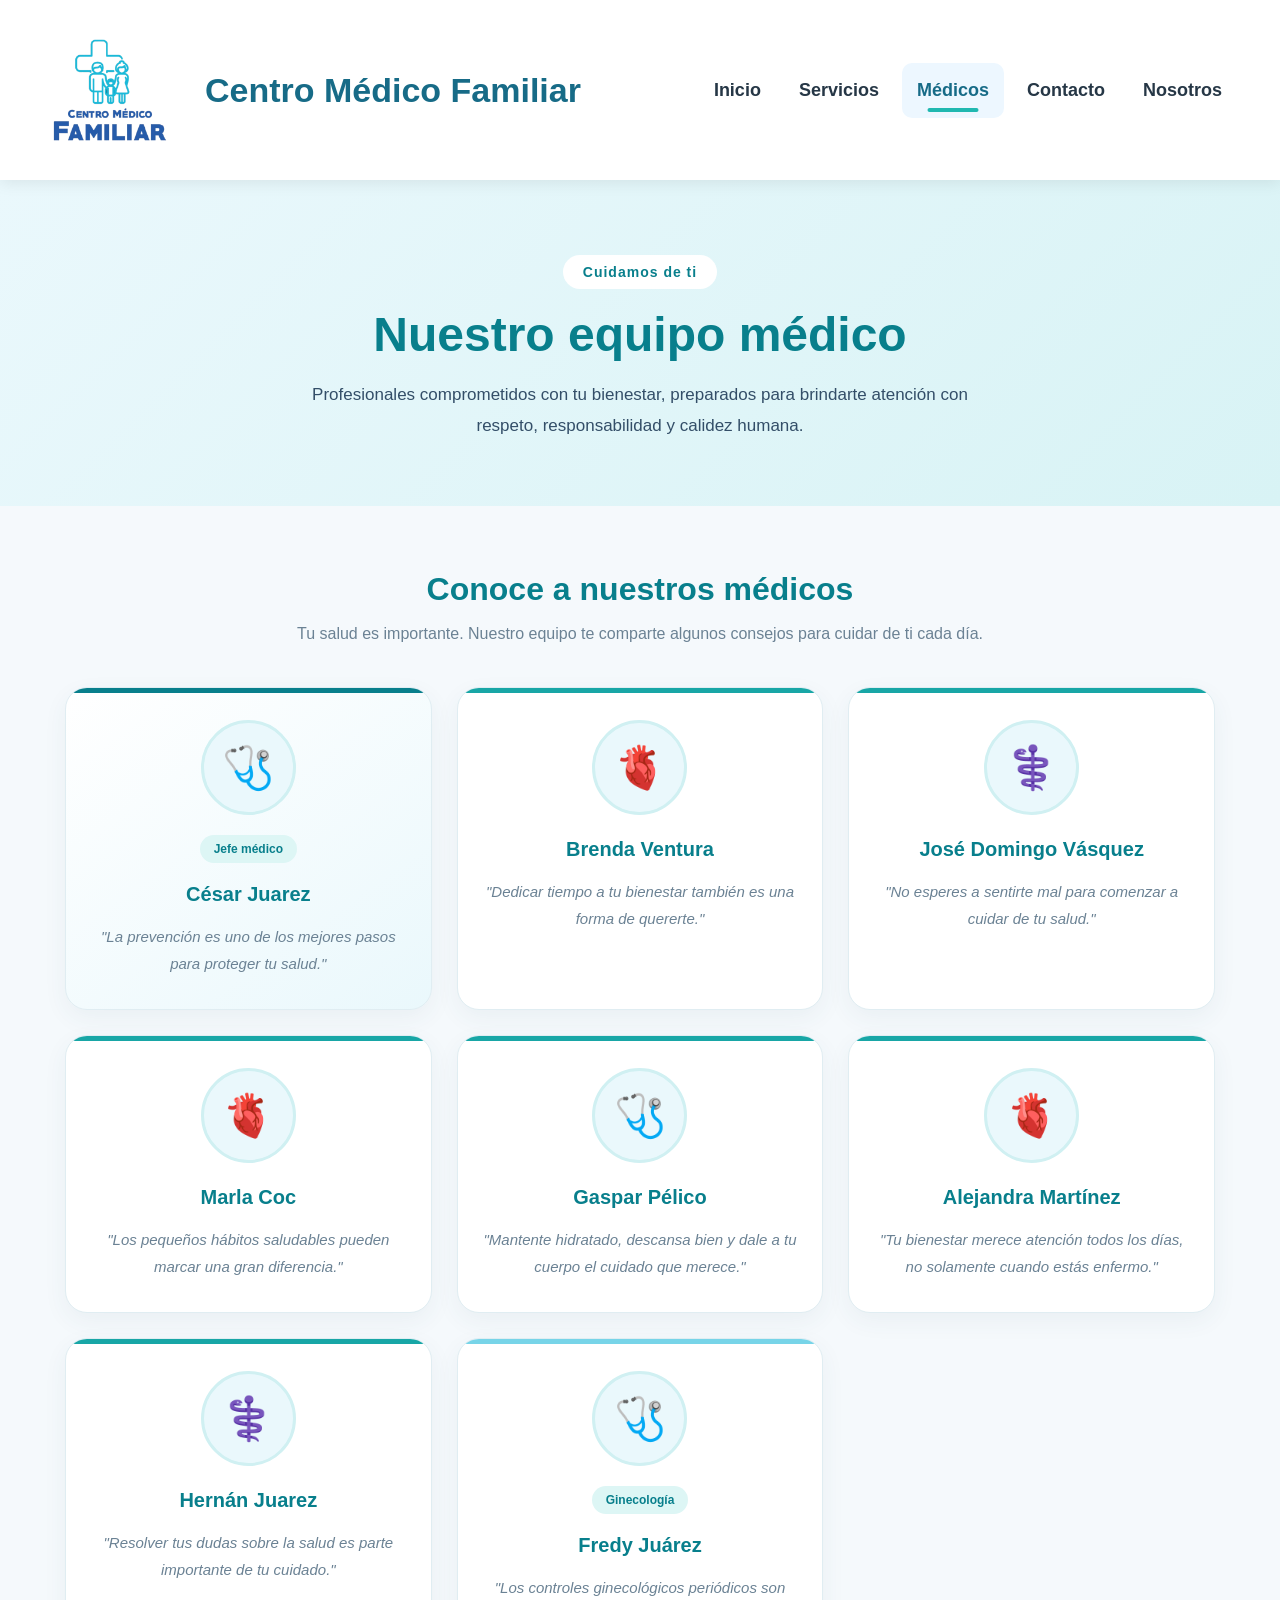
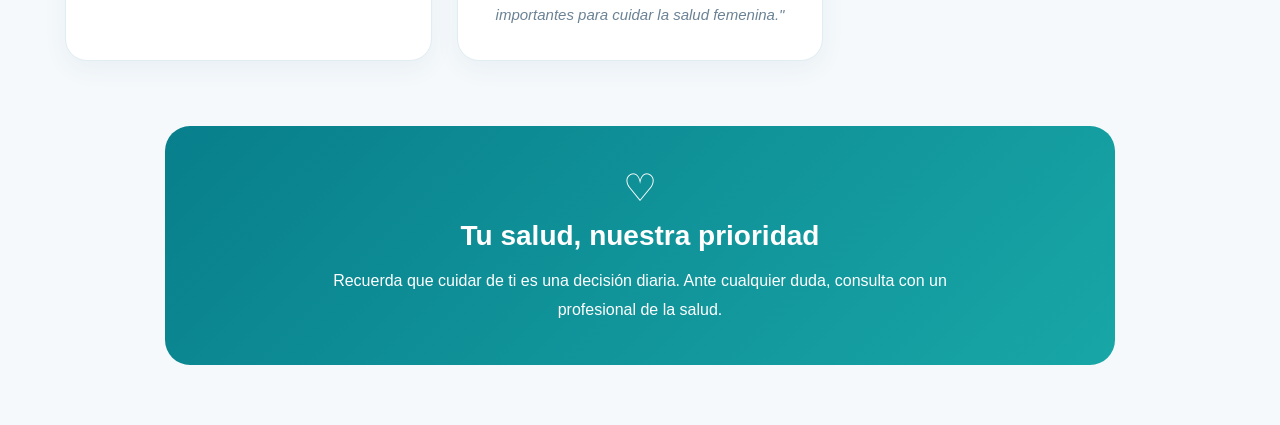
<file: medicos.html>
<!DOCTYPE html>
<html lang="es">

<head>
    <meta charset="UTF-8">
    <meta name="viewport" content="width=device-width, initial-scale=1.0">

    <title>Centro Médico Familiar</title>

    <link rel="icon" type="image/png" href="img/logofamiliar.jpeg">

    <!-- CSS COMPARTIDO DE LA BARRA -->
    <link rel="stylesheet" href="barra.css">
    <link rel="stylesheet" href="medicos.css">
</head>

<!-- MODIFICA ESTA CLASE SEGÚN LA PÁGINA -->
<body class="pagina-medicos">

    <!-- BARRA DE NAVEGACIÓN -->
    <header class="encabezado">

        <nav class="navbar">

            <!-- LOGO -->
            <a href="index.html" class="logo">
                <img src="img/logo.png" alt="Logo del centro médico">

                <span class="nombre">
                    Centro Médico Familiar
                </span>
            </a>

            <!-- BOTÓN HAMBURGUESA SIN JAVASCRIPT -->
            <input
                type="checkbox"
                id="menuToggle"
                class="menu-checkbox"
            >

            <label
                for="menuToggle"
                class="menu-toggle"
                aria-label="Abrir o cerrar menú"
            >
                <span></span>
                <span></span>
                <span></span>
            </label>

            <!-- OPCIONES DEL MENÚ -->
            <ul class="menu">

                <li>
                    <a href="index.html" class="enlace enlace-inicio">
                        Inicio
                    </a>
                </li>

                <li>
                    <a href="servicios.html" class="enlace enlace-servicios">
                        Servicios
                    </a>
                </li>

                <li>
                    <a href="medicos.html" class="enlace enlace-medicos">
                        Médicos
                    </a>
                </li>

                <li>
                    <a href="contactos.html" class="enlace enlace-contacto">
                        Contacto
                    </a>
                </li>

                <li>
                    <a href="nosotros.html" class="enlace enlace-nosotros">
                        Nosotros
                    </a>
                </li> 
                 <li>
            </ul> 

        </nav>

    </header>

    <!-- AQUÍ EMPIEZA EL CONTENIDO DE CADA PÁGINA -->
    
<main class="medicos-pagina">

    <!-- Encabezado -->
    <section class="medicos-hero">
        <span class="medicos-etiqueta">Cuidamos de ti</span>

        <h1>Nuestro equipo médico</h1>

        <p>
            Profesionales comprometidos con tu bienestar,
            preparados para brindarte atención con respeto,
            responsabilidad y calidez humana.
        </p>
    </section>

    <!-- Presentación del equipo -->
    <section class="medicos-seccion">

        <div class="medicos-titulo">
            <h2>Conoce a nuestros médicos</h2>
            <p>
                Tu salud es importante. Nuestro equipo te comparte
                algunos consejos para cuidar de ti cada día.
            </p>
        </div>

        <div class="medicos-contenedor">

            <!-- César Juárez -->
            <article class="medico-tarjeta medico-jefe">
                <div class="medico-icono">🩺</div>
                <span class="medico-cargo">Jefe médico</span>
                <h3>César Juarez</h3>
                <p class="medico-frase">
                    "La prevención es uno de los mejores pasos
                    para proteger tu salud."
                </p>
            </article>
            
            <!-- Brenda Ventura -->
            <article class="medico-tarjeta">
                <div class="medico-icono">🫀</div>
                <h3>Brenda Ventura</h3>
                <p class="medico-frase">
                    "Dedicar tiempo a tu bienestar también es una
                    forma de quererte."
                </p>
            </article>

            <!-- José Domingo Vásquez -->
            <article class="medico-tarjeta">
                <div class="medico-icono">⚕️</div>
                <h3>José Domingo Vásquez</h3>
                <p class="medico-frase">
                    "No esperes a sentirte mal para comenzar
                    a cuidar de tu salud."
                </p>
            </article>

            <!-- Marla Coc -->
            <article class="medico-tarjeta">
                <div class="medico-icono">🫀</div>
                <h3>Marla Coc</h3>
                <p class="medico-frase">
                    "Los pequeños hábitos saludables pueden
                    marcar una gran diferencia."
                </p>
            </article>

            <!-- Gaspar Pelico -->
            <article class="medico-tarjeta">
                <div class="medico-icono">🩺</div>
                <h3>Gaspar Pélico</h3>
                <p class="medico-frase">
                    "Mantente hidratado, descansa bien y dale
                    a tu cuerpo el cuidado que merece."
                </p>
            </article>

            <!-- Alejandra Martínez Dominado -->
            <article class="medico-tarjeta">
                <div class="medico-icono">🫀</div>
                <h3>Alejandra Martínez </h3>
                <p class="medico-frase">
                    "Tu bienestar merece atención todos los días,
                    no solamente cuando estás enfermo."
                </p>
            </article>

            <!-- Hernan Juárez -->
            <article class="medico-tarjeta">
                <div class="medico-icono">⚕️</div>
                <h3>Hernán Juarez</h3>
                <p class="medico-frase">
                    "Resolver tus dudas sobre la salud es parte
                    importante de tu cuidado."
                </p>
            </article>

            <!-- Fredi Juárez -->
            <article class="medico-tarjeta medico-especialista">
                <div class="medico-icono">🩺</div>
                <span class="medico-cargo">Ginecología</span>
                <h3>Fredy Juárez</h3>
                <p class="medico-frase">
                    "Los controles ginecológicos periódicos son
                    importantes para cuidar la salud femenina."
                </p>
            </article>

        </div>
    </section>

    <!-- Mensaje final -->
    <section class="medicos-mensaje">
        <div class="medicos-mensaje-icono">♡</div>

        <h2>Tu salud, nuestra prioridad</h2>

        <p>
            Recuerda que cuidar de ti es una decisión diaria.
            Ante cualquier duda, consulta con un profesional
            de la salud.
        </p>
    </section>

</main>

</body>
</html>
</file>
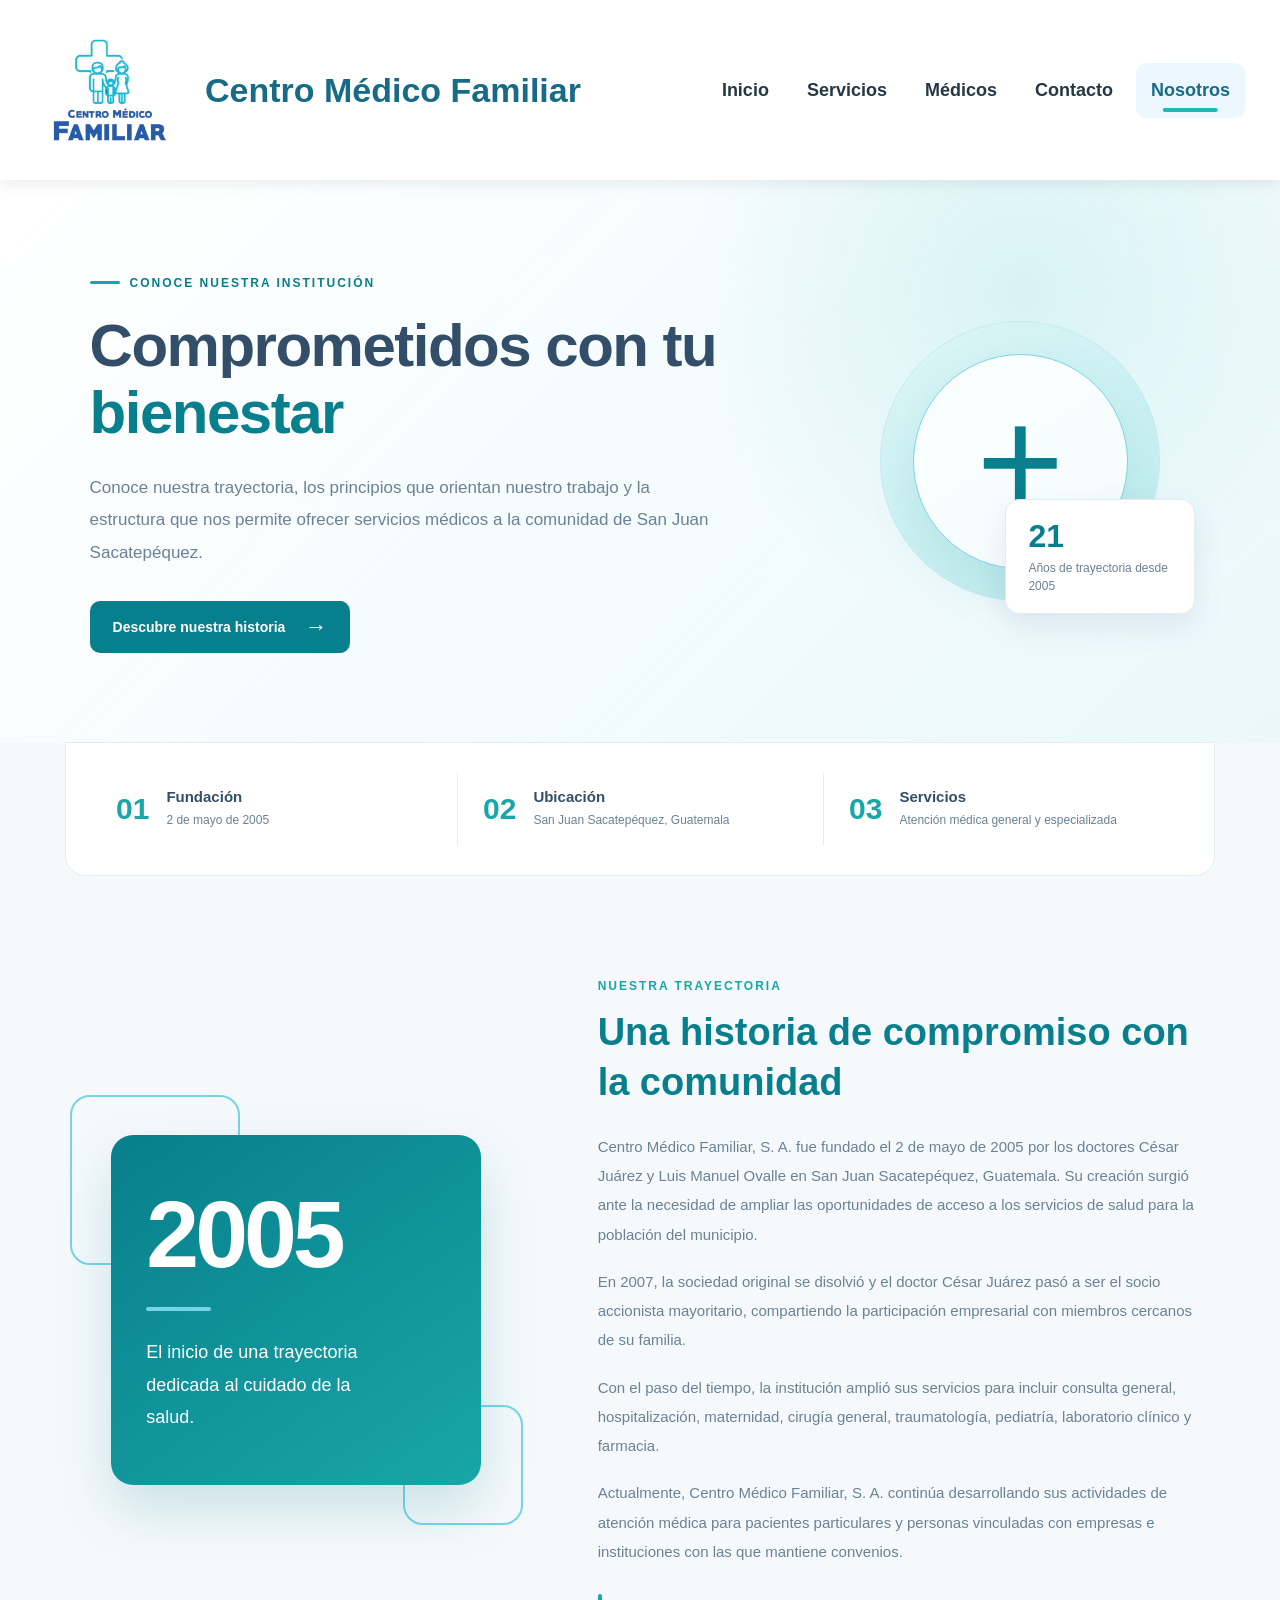
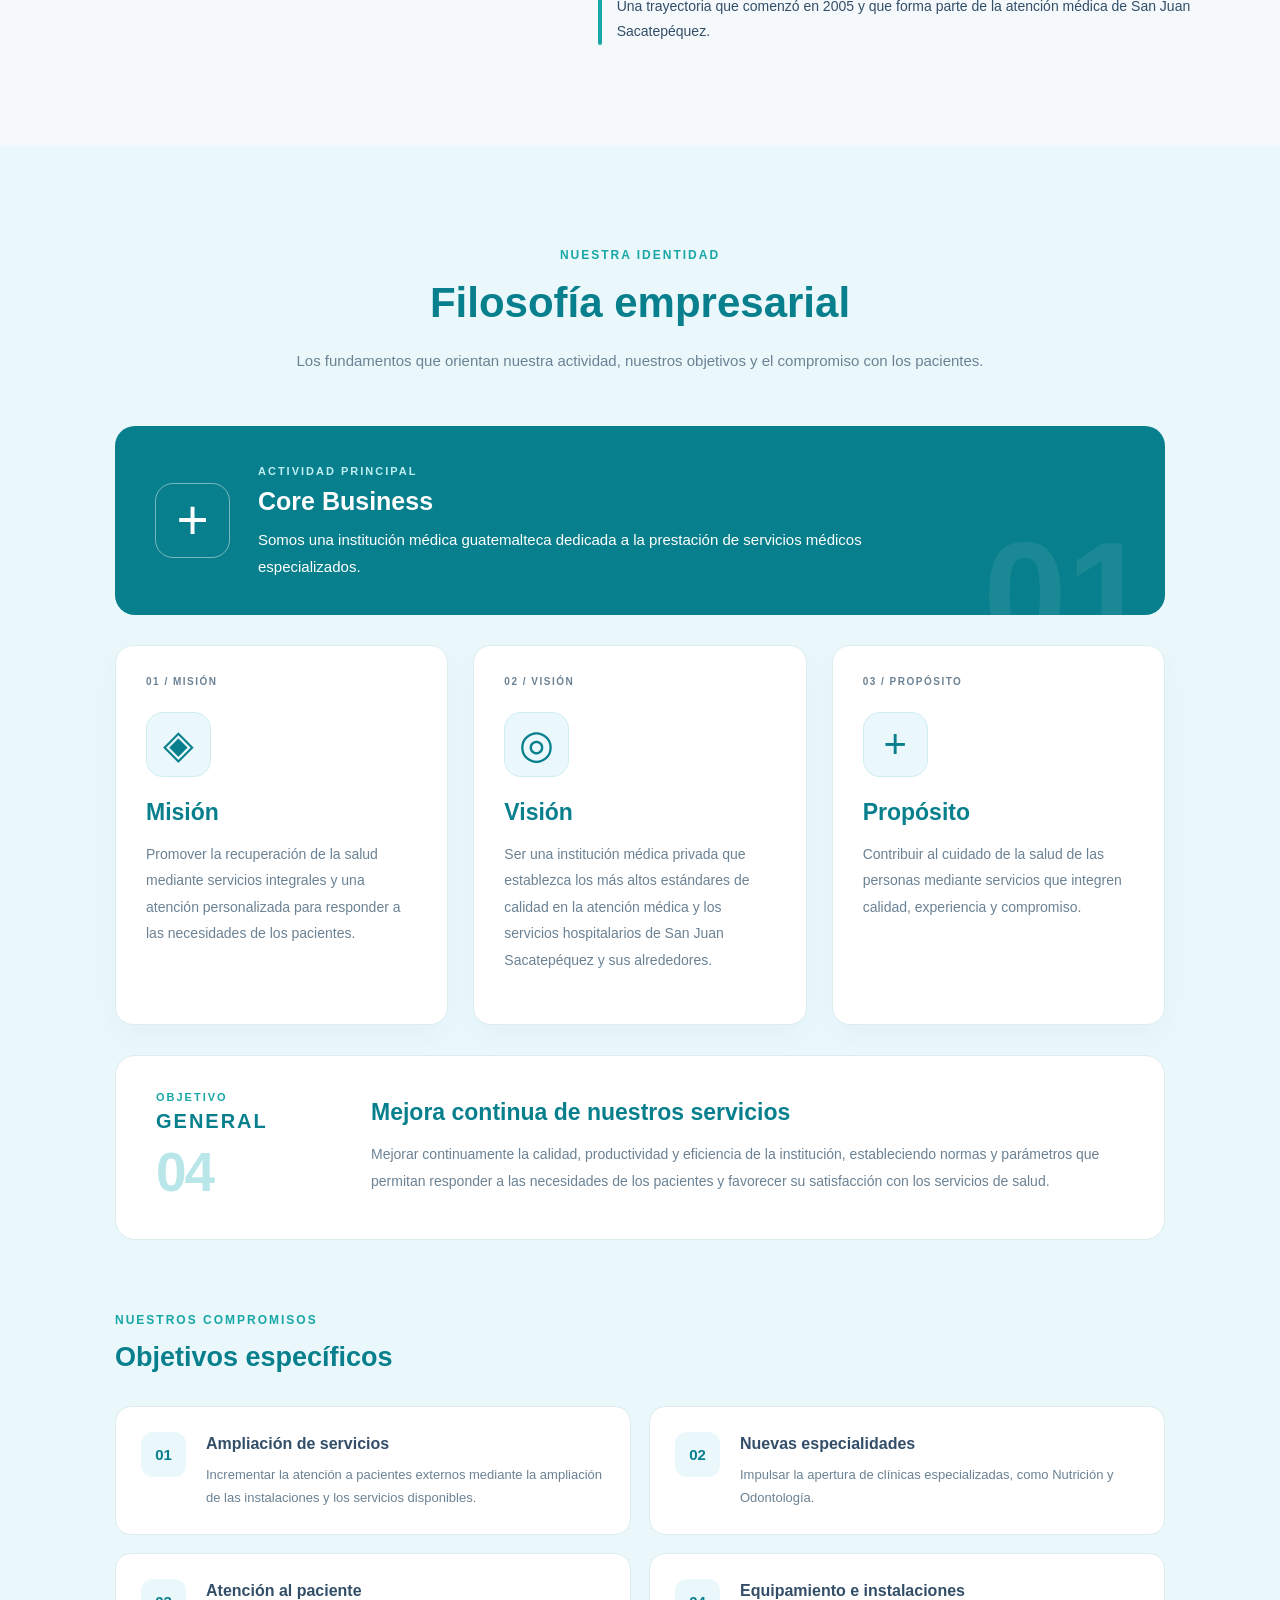
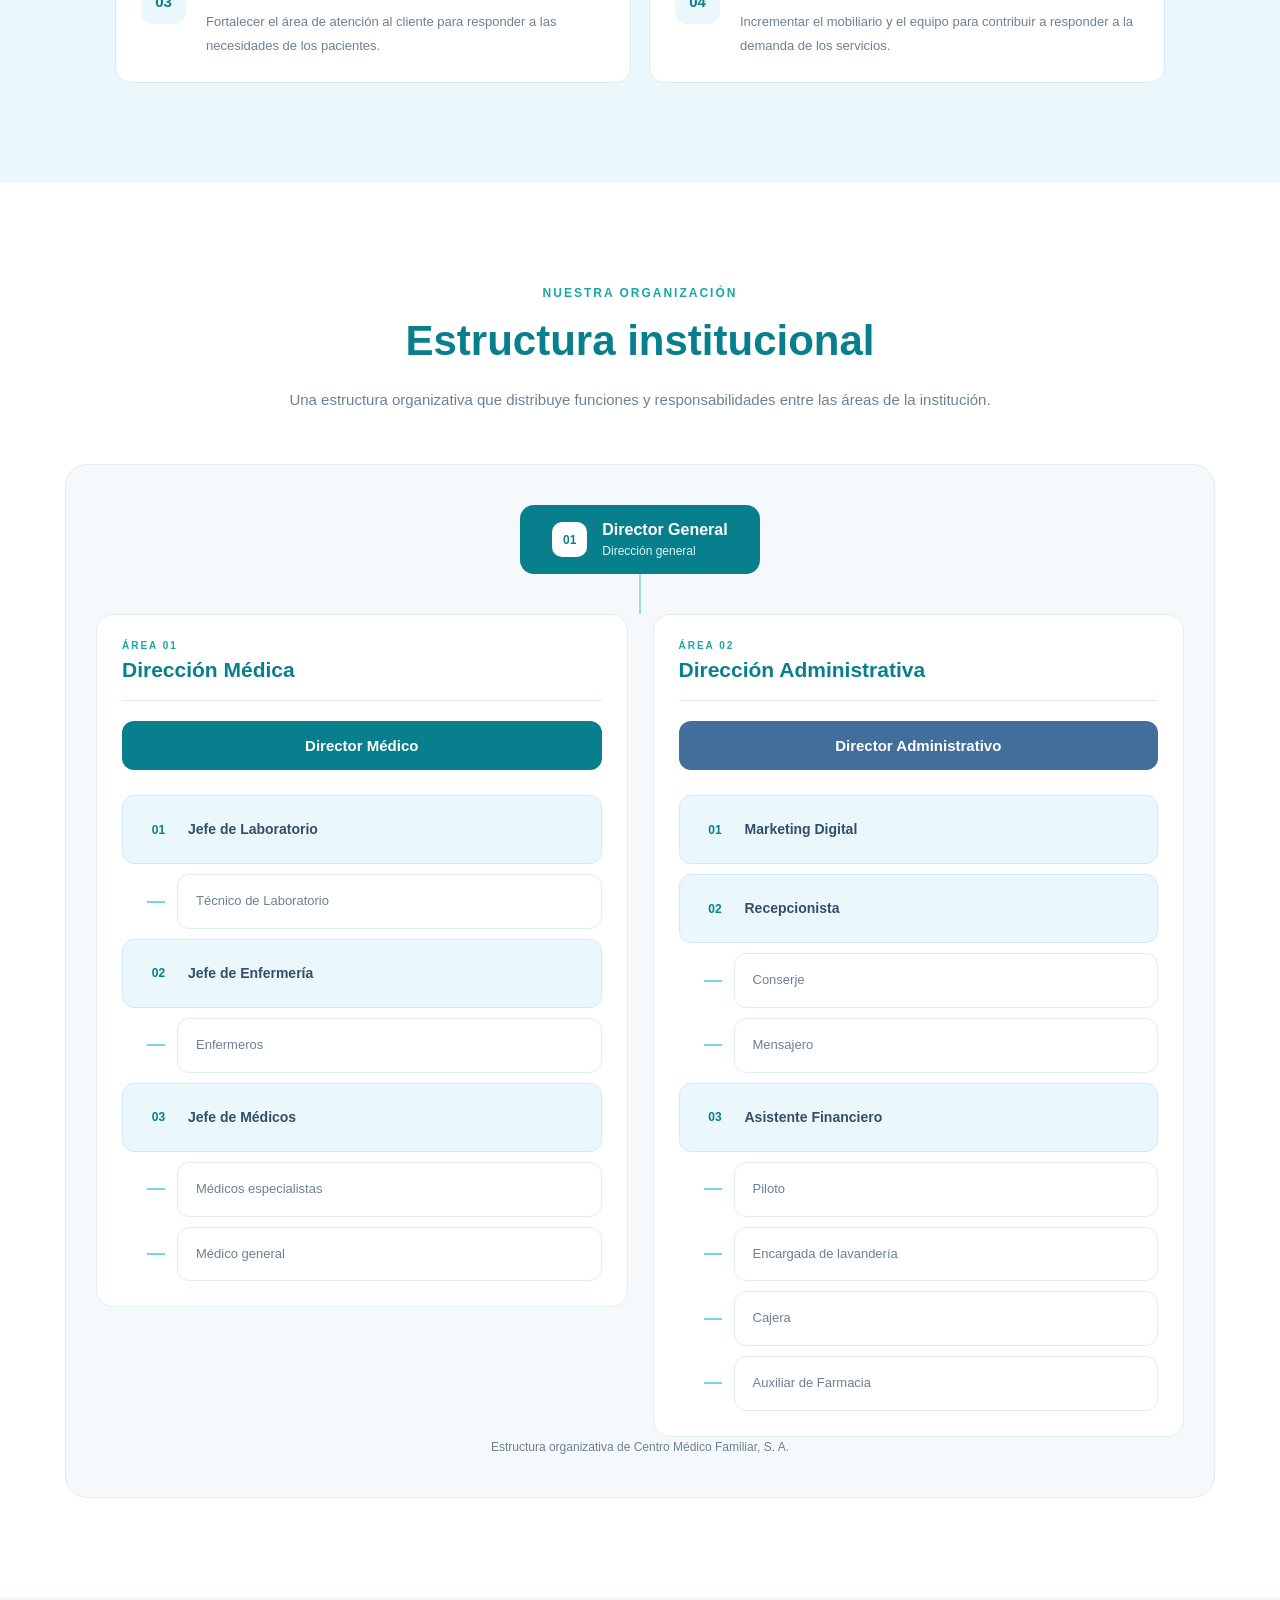
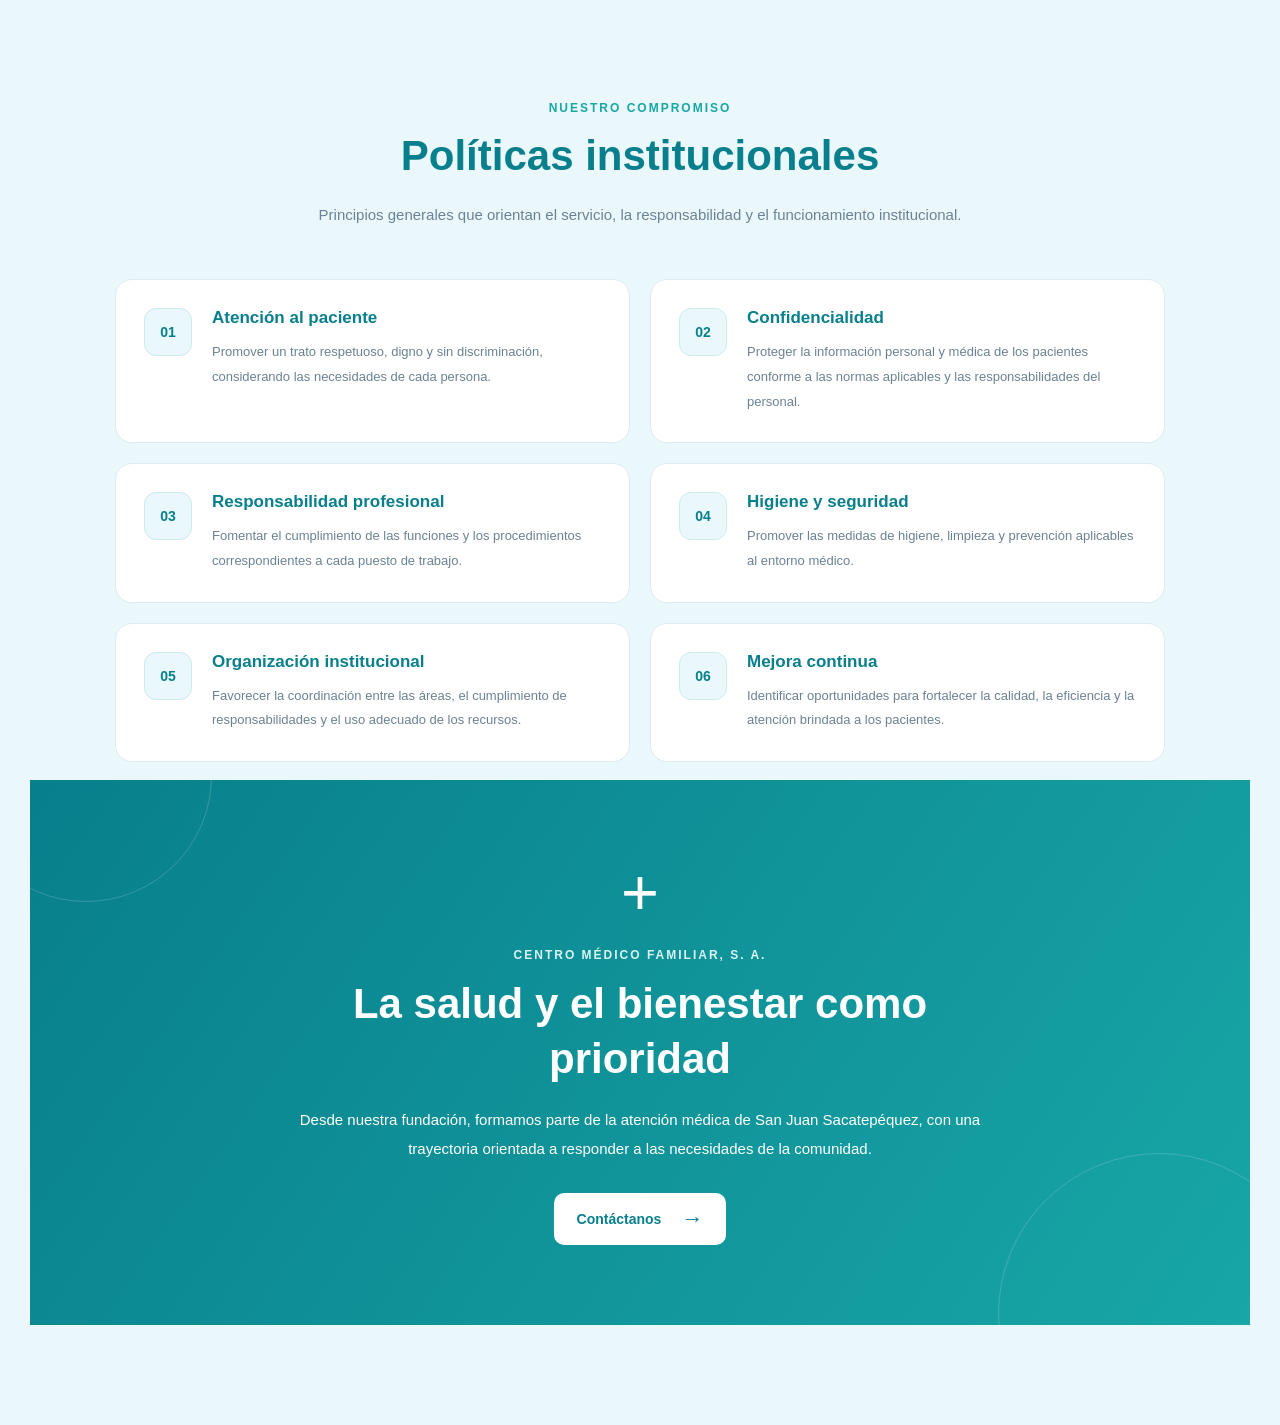
<file: nosotros.html>
<!DOCTYPE html>
<html lang="es">

<head>
    <meta charset="UTF-8">
    <meta name="viewport" content="width=device-width, initial-scale=1.0">

    <title>Centro Médico Familiar</title>
    <link rel="icon" type="image/png" href="img/logofamiliar.jpeg">
    <!--empieza la barra de navegación-->
    <!-- CSS COMPARTIDO DE LA BARRA -->
    <link rel="stylesheet" href="barra.css">
    <link rel="stylesheet" href="nosotros.css">
</head>

<!-- MODIFICA ESTA CLASE SEGÚN LA PÁGINA -->
<body class="pagina-nosotros">

    <!-- BARRA DE NAVEGACIÓN -->
    <header class="encabezado">

        <nav class="navbar">

            <!-- LOGO -->
            <a href="index.html" class="logo">
                <img src="img/logo.png" alt="Logo del centro médico">

                <span class="nombre">
                    Centro Médico Familiar
                </span>
            </a>

            <!-- BOTÓN HAMBURGUESA SIN JAVASCRIPT -->
            <input
                type="checkbox"
                id="menuToggle"
                class="menu-checkbox"
            >

            <label
                for="menuToggle"
                class="menu-toggle"
                aria-label="Abrir o cerrar menú"
            >
                <span></span>
                <span></span>
                <span></span>
            </label>

            <!-- OPCIONES DEL MENÚ -->
            <ul class="menu">

                <li>
                    <a href="index.html" class="enlace enlace-inicio">
                        Inicio
                    </a>
                </li>

                <li>
                    <a href="servicios.html" class="enlace enlace-servicios">
                        Servicios
                    </a>
                </li>

                <li>
                    <a href="medicos.html" class="enlace enlace-medicos">
                        Médicos
                    </a>
                </li>

                <li>
                    <a href="contactos.html" class="enlace enlace-contacto">
                        Contacto
                    </a>
                </li>

                <li>
                    <a href="nosotros.html" class="enlace enlace-nosotros">
                        Nosotros
                    </a>
                </li>   
            </ul>

        </nav>

    </header>

    <!-- AQUÍ EMPIEZA EL CONTENIDO DE CADA PÁGINA -->

<main class="nosotros-pagina">

    <!-- =========================
         ENCABEZADO
    ========================== -->
    <section class="nosotros-hero">

        <div class="nosotros-hero-contenido">

            <span class="nosotros-etiqueta">
                CONOCE NUESTRA INSTITUCIÓN
            </span>

            <h1>
                Comprometidos con tu
                <span>bienestar</span>
            </h1>

            <p>
                Conoce nuestra trayectoria, los principios que orientan
                nuestro trabajo y la estructura que nos permite ofrecer
                servicios médicos a la comunidad de San Juan Sacatepéquez.
            </p>

            <a href="#historia" class="nosotros-boton">
                Descubre nuestra historia
                <span aria-hidden="true">→</span>
            </a>

        </div>

        <div class="nosotros-hero-visual" aria-hidden="true">

            <div class="nosotros-figura nosotros-figura-grande"></div>
            <div class="nosotros-figura nosotros-figura-pequena"></div>

            <div class="nosotros-cruz">
                +
            </div>

            <div class="nosotros-hero-texto">
                <span>21</span>
                <p>Años de trayectoria desde 2005</p>
            </div>

        </div>

    </section>


    <!-- =========================
         DATOS DESTACADOS
    ========================== -->
    <section class="nosotros-datos">

        <article class="nosotros-dato">
            <span class="dato-simbolo">01</span>
            <div>
                <h3>Fundación</h3>
                <p>2 de mayo de 2005</p>
            </div>
        </article>

        <article class="nosotros-dato">
            <span class="dato-simbolo">02</span>
            <div>
                <h3>Ubicación</h3>
                <p>San Juan Sacatepéquez, Guatemala</p>
            </div>
        </article>

        <article class="nosotros-dato">
            <span class="dato-simbolo">03</span>
            <div>
                <h3>Servicios</h3>
                <p>Atención médica general y especializada</p>
            </div>
        </article>

    </section>


    <!-- =========================
         HISTORIA
    ========================== -->
    <section class="nosotros-historia" id="historia">

        <div class="historia-visual">

            <div class="historia-marco">

                <span class="historia-numero">2005</span>

                <div class="historia-linea"></div>

                <p>
                    El inicio de una trayectoria dedicada
                    al cuidado de la salud.
                </p>

            </div>

            <span class="historia-decoracion historia-decoracion-uno"></span>
            <span class="historia-decoracion historia-decoracion-dos"></span>

        </div>

        <div class="historia-contenido">

            <span class="nosotros-subtitulo">
                NUESTRA TRAYECTORIA
            </span>

            <h2>
                Una historia de compromiso con la comunidad
            </h2>

            <p>
                Centro Médico Familiar, S. A. fue fundado el 2 de mayo
                de 2005 por los doctores César Juárez y Luis Manuel Ovalle
                en San Juan Sacatepéquez, Guatemala. Su creación surgió
                ante la necesidad de ampliar las oportunidades de acceso
                a los servicios de salud para la población del municipio.
            </p>

            <p>
                En 2007, la sociedad original se disolvió y el doctor
                César Juárez pasó a ser el socio accionista mayoritario,
                compartiendo la participación empresarial con miembros
                cercanos de su familia.
            </p>

            <p>
                Con el paso del tiempo, la institución amplió sus servicios
                para incluir consulta general, hospitalización, maternidad,
                cirugía general, traumatología, pediatría, laboratorio
                clínico y farmacia.
            </p>

            <p>
                Actualmente, Centro Médico Familiar, S. A. continúa
                desarrollando sus actividades de atención médica para
                pacientes particulares y personas vinculadas con empresas
                e instituciones con las que mantiene convenios.
            </p>

            <div class="historia-fundacion">
                <span class="fundacion-linea"></span>
                <p>
                    Una trayectoria que comenzó en 2005 y que forma
                    parte de la atención médica de San Juan Sacatepéquez.
                </p>
            </div>

        </div>

    </section>


    <!-- =========================
         FILOSOFÍA EMPRESARIAL
    ========================== -->
    <section class="nosotros-filosofia" id="filosofia">

        <div class="nosotros-encabezado-seccion">

            <span class="nosotros-subtitulo">
                NUESTRA IDENTIDAD
            </span>

            <h2>Filosofía empresarial</h2>

            <p>
                Los fundamentos que orientan nuestra actividad,
                nuestros objetivos y el compromiso con los pacientes.
            </p>

        </div>


        <!-- CORE BUSINESS -->
        <article class="filosofia-core">

            <div class="core-simbolo" aria-hidden="true">
                +
            </div>

            <div class="core-contenido">

                <span>ACTIVIDAD PRINCIPAL</span>

                <h3>Core Business</h3>

                <p>
                    Somos una institución médica guatemalteca dedicada
                    a la prestación de servicios médicos especializados.
                </p>

            </div>

            <span class="core-decoracion" aria-hidden="true">01</span>

        </article>


        <!-- MISIÓN, VISIÓN Y PROPÓSITO -->
        <div class="filosofia-tarjetas">

            <article class="filosofia-tarjeta">

                <span class="filosofia-numero">01 / MISIÓN</span>

                <div class="filosofia-simbolo" aria-hidden="true">
                    ◈
                </div>

                <h3>Misión</h3>

                <p>
                    Promover la recuperación de la salud mediante
                    servicios integrales y una atención personalizada
                    para responder a las necesidades de los pacientes.
                </p>

                <span class="filosofia-borde"></span>

            </article>


            <article class="filosofia-tarjeta">

                <span class="filosofia-numero">02 / VISIÓN</span>

                <div class="filosofia-simbolo" aria-hidden="true">
                    ◎
                </div>

                <h3>Visión</h3>

                <p>
                    Ser una institución médica privada que establezca
                    los más altos estándares de calidad en la atención
                    médica y los servicios hospitalarios de San Juan
                    Sacatepéquez y sus alrededores.
                </p>

                <span class="filosofia-borde"></span>

            </article>


            <article class="filosofia-tarjeta">

                <span class="filosofia-numero">03 / PROPÓSITO</span>

                <div class="filosofia-simbolo" aria-hidden="true">
                    +
                </div>

                <h3>Propósito</h3>

                <p>
                    Contribuir al cuidado de la salud de las personas
                    mediante servicios que integren calidad,
                    experiencia y compromiso.
                </p>

                <span class="filosofia-borde"></span>

            </article>

        </div>


        <!-- OBJETIVO GENERAL -->
        <article class="filosofia-objetivo-general">

            <div class="objetivo-indicador">
                OBJETIVO
                <strong>GENERAL</strong>
                <span>04</span>
            </div>

            <div class="objetivo-texto">

                <h3>Mejora continua de nuestros servicios</h3>

                <p>
                    Mejorar continuamente la calidad, productividad
                    y eficiencia de la institución, estableciendo
                    normas y parámetros que permitan responder
                    a las necesidades de los pacientes y favorecer
                    su satisfacción con los servicios de salud.
                </p>

            </div>

        </article>


        <!-- OBJETIVOS ESPECÍFICOS -->
        <div class="objetivos-especificos">

            <div class="objetivos-titulo">
                <span class="nosotros-subtitulo">
                    NUESTROS COMPROMISOS
                </span>

                <h3>Objetivos específicos</h3>
            </div>


            <article class="objetivo-tarjeta">

                <span class="objetivo-numero">01</span>

                <div>
                    <h4>Ampliación de servicios</h4>
                    <p>
                        Incrementar la atención a pacientes externos
                        mediante la ampliación de las instalaciones
                        y los servicios disponibles.
                    </p>
                </div>

            </article>


            <article class="objetivo-tarjeta">

                <span class="objetivo-numero">02</span>

                <div>
                    <h4>Nuevas especialidades</h4>
                    <p>
                        Impulsar la apertura de clínicas especializadas,
                        como Nutrición y Odontología.
                    </p>
                </div>

            </article>


            <article class="objetivo-tarjeta">

                <span class="objetivo-numero">03</span>

                <div>
                    <h4>Atención al paciente</h4>
                    <p>
                        Fortalecer el área de atención al cliente
                        para responder a las necesidades de los pacientes.
                    </p>
                </div>

            </article>


            <article class="objetivo-tarjeta">

                <span class="objetivo-numero">04</span>

                <div>
                    <h4>Equipamiento e instalaciones</h4>
                    <p>
                        Incrementar el mobiliario y el equipo para
                        contribuir a responder a la demanda de los servicios.
                    </p>
                </div>

            </article>

        </div>

    </section>


    <!-- =========================
         ORGANIGRAMA
    ========================== -->
    <section class="nosotros-organigrama" id="organigrama">

        <div class="nosotros-encabezado-seccion">

            <span class="nosotros-subtitulo">
                NUESTRA ORGANIZACIÓN
            </span>

            <h2>Estructura institucional</h2>

            <p>
                Una estructura organizativa que distribuye funciones
                y responsabilidades entre las áreas de la institución.
            </p>

        </div>


        <div class="organigrama-contenedor">

            <!-- DIRECCIÓN GENERAL -->
            <div class="org-nivel org-general">

                <article class="org-caja org-principal">
                    <span class="org-indicador">01</span>

                    <div>
                        <h3>Director General</h3>
                        <p>Dirección general</p>
                    </div>
                </article>

            </div>


            <div class="org-conector org-conector-principal"></div>


            <!-- DIRECCIONES -->
            <div class="org-direcciones">


                <!-- ÁREA MÉDICA -->
                <section class="org-area">

                    <div class="org-area-encabezado">
                        <span>ÁREA 01</span>
                        <h3>Dirección Médica</h3>
                    </div>

                    <article class="org-caja org-direccion-medica">
                        <h4>Director Médico</h4>
                    </article>


                    <div class="org-ramas">

                        <article class="org-caja org-departamento">
                            <span class="org-indicador">01</span>
                            <h4>Jefe de Laboratorio</h4>
                        </article>

                        <div class="org-subordinado">
                            <span class="org-linea"></span>
                            <article class="org-caja org-personal">
                                Técnico de Laboratorio
                            </article>
                        </div>


                        <article class="org-caja org-departamento">
                            <span class="org-indicador">02</span>
                            <h4>Jefe de Enfermería</h4>
                        </article>

                        <div class="org-subordinado">
                            <span class="org-linea"></span>
                            <article class="org-caja org-personal">
                                Enfermeros
                            </article>
                        </div>


                        <article class="org-caja org-departamento">
                            <span class="org-indicador">03</span>
                            <h4>Jefe de Médicos</h4>
                        </article>

                        <div class="org-subordinado">
                            <span class="org-linea"></span>
                            <article class="org-caja org-personal">
                                Médicos especialistas
                            </article>
                        </div>

                        <div class="org-subordinado">
                            <span class="org-linea"></span>
                            <article class="org-caja org-personal">
                                Médico general
                            </article>
                        </div>

                    </div>

                </section>


                <!-- ÁREA ADMINISTRATIVA -->
                <section class="org-area">

                    <div class="org-area-encabezado">
                        <span>ÁREA 02</span>
                        <h3>Dirección Administrativa</h3>
                    </div>

                    <article class="org-caja org-direccion-admin">
                        <h4>Director Administrativo</h4>
                    </article>


                    <div class="org-ramas">

                        <article class="org-caja org-departamento">
                            <span class="org-indicador">01</span>
                            <h4>Marketing Digital</h4>
                        </article>


                        <article class="org-caja org-departamento">
                            <span class="org-indicador">02</span>
                            <h4>Recepcionista</h4>
                        </article>

                        <div class="org-subordinado">
                            <span class="org-linea"></span>
                            <article class="org-caja org-personal">
                                Conserje
                            </article>
                        </div>

                        <div class="org-subordinado">
                            <span class="org-linea"></span>
                            <article class="org-caja org-personal">
                                Mensajero
                            </article>
                        </div>


                        <article class="org-caja org-departamento">
                            <span class="org-indicador">03</span>
                            <h4>Asistente Financiero</h4>
                        </article>

                        <div class="org-subordinado">
                            <span class="org-linea"></span>
                            <article class="org-caja org-personal">
                                Piloto
                            </article>
                        </div>

                        <div class="org-subordinado">
                            <span class="org-linea"></span>
                            <article class="org-caja org-personal">
                                Encargada de lavandería
                            </article>
                        </div>

                        <div class="org-subordinado">
                            <span class="org-linea"></span>
                            <article class="org-caja org-personal">
                                Cajera
                            </article>
                        </div>

                        <div class="org-subordinado">
                            <span class="org-linea"></span>
                            <article class="org-caja org-personal">
                                Auxiliar de Farmacia
                            </article>
                        </div>

                    </div>

                </section>

            </div>

            <p class="organigrama-nota">
                Estructura organizativa de Centro Médico Familiar, S. A.
            </p>

        </div>

    </section>


    <!-- =========================
         POLÍTICAS INSTITUCIONALES
    ========================== -->
    <section class="nosotros-politicas" id="politicas">

        <div class="nosotros-encabezado-seccion">

            <span class="nosotros-subtitulo">
                NUESTRO COMPROMISO
            </span>

            <h2>Políticas institucionales</h2>

            <p>
                Principios generales que orientan el servicio,
                la responsabilidad y el funcionamiento institucional.
            </p>

        </div>


        <div class="politicas-contenedor">

            <article class="politica-tarjeta">
                <span class="politica-simbolo">01</span>

                <div>
                    <h3>Atención al paciente</h3>
                    <p>
                        Promover un trato respetuoso, digno y sin
                        discriminación, considerando las necesidades
                        de cada persona.
                    </p>
                </div>
            </article>


            <article class="politica-tarjeta">
                <span class="politica-simbolo">02</span>

                <div>
                    <h3>Confidencialidad</h3>
                    <p>
                        Proteger la información personal y médica
                        de los pacientes conforme a las normas
                        aplicables y las responsabilidades del personal.
                    </p>
                </div>
            </article>


            <article class="politica-tarjeta">
                <span class="politica-simbolo">03</span>

                <div>
                    <h3>Responsabilidad profesional</h3>
                    <p>
                        Fomentar el cumplimiento de las funciones
                        y los procedimientos correspondientes a
                        cada puesto de trabajo.
                    </p>
                </div>
            </article>


            <article class="politica-tarjeta">
                <span class="politica-simbolo">04</span>

                <div>
                    <h3>Higiene y seguridad</h3>
                    <p>
                        Promover las medidas de higiene, limpieza
                        y prevención aplicables al entorno médico.
                    </p>
                </div>
            </article>


            <article class="politica-tarjeta">
                <span class="politica-simbolo">05</span>

                <div>
                    <h3>Organización institucional</h3>
                    <p>
                        Favorecer la coordinación entre las áreas,
                        el cumplimiento de responsabilidades y el
                        uso adecuado de los recursos.
                    </p>
                </div>
            </article>


            <article class="politica-tarjeta">
                <span class="politica-simbolo">06</span>

                <div>
                    <h3>Mejora continua</h3>
                    <p>
                        Identificar oportunidades para fortalecer
                        la calidad, la eficiencia y la atención
                        brindada a los pacientes.
                    </p>
                </div>
            </article>

        </div>

        <br>

    <!-- =========================
         CIERRE
    ========================== -->
    <section class="nosotros-cierre">

        <span class="cierre-simbolo" aria-hidden="true">+</span>

        <span class="nosotros-subtitulo">
            CENTRO MÉDICO FAMILIAR, S. A.
        </span>

        <h2>La salud y el bienestar como prioridad</h2>

        <p>
            Desde nuestra fundación, formamos parte de la atención
            médica de San Juan Sacatepéquez, con una trayectoria
            orientada a responder a las necesidades de la comunidad.
        </p>

        <a href="contactos.html" class="nosotros-boton nosotros-boton-claro">
            Contáctanos <span aria-hidden="true">→</span>
        </a>

    </section>

</main>

</body>
</html>
</file>
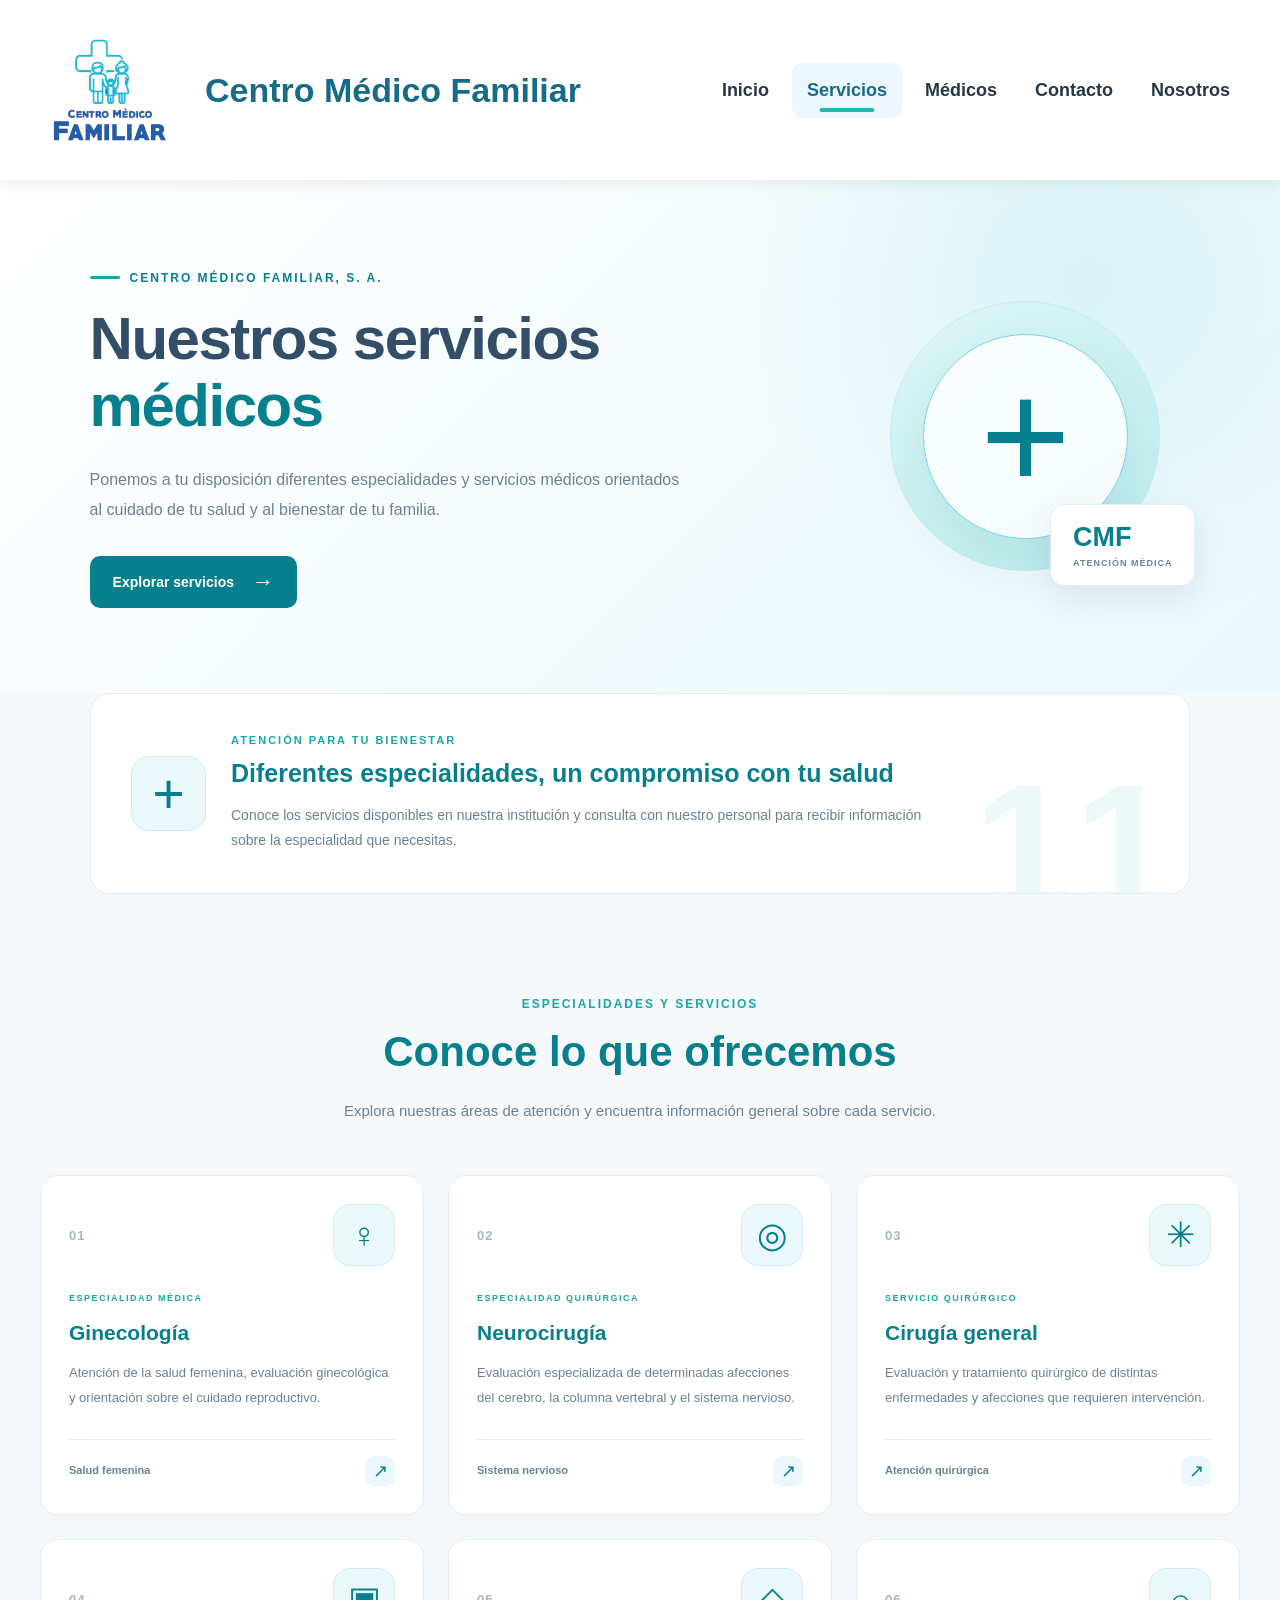
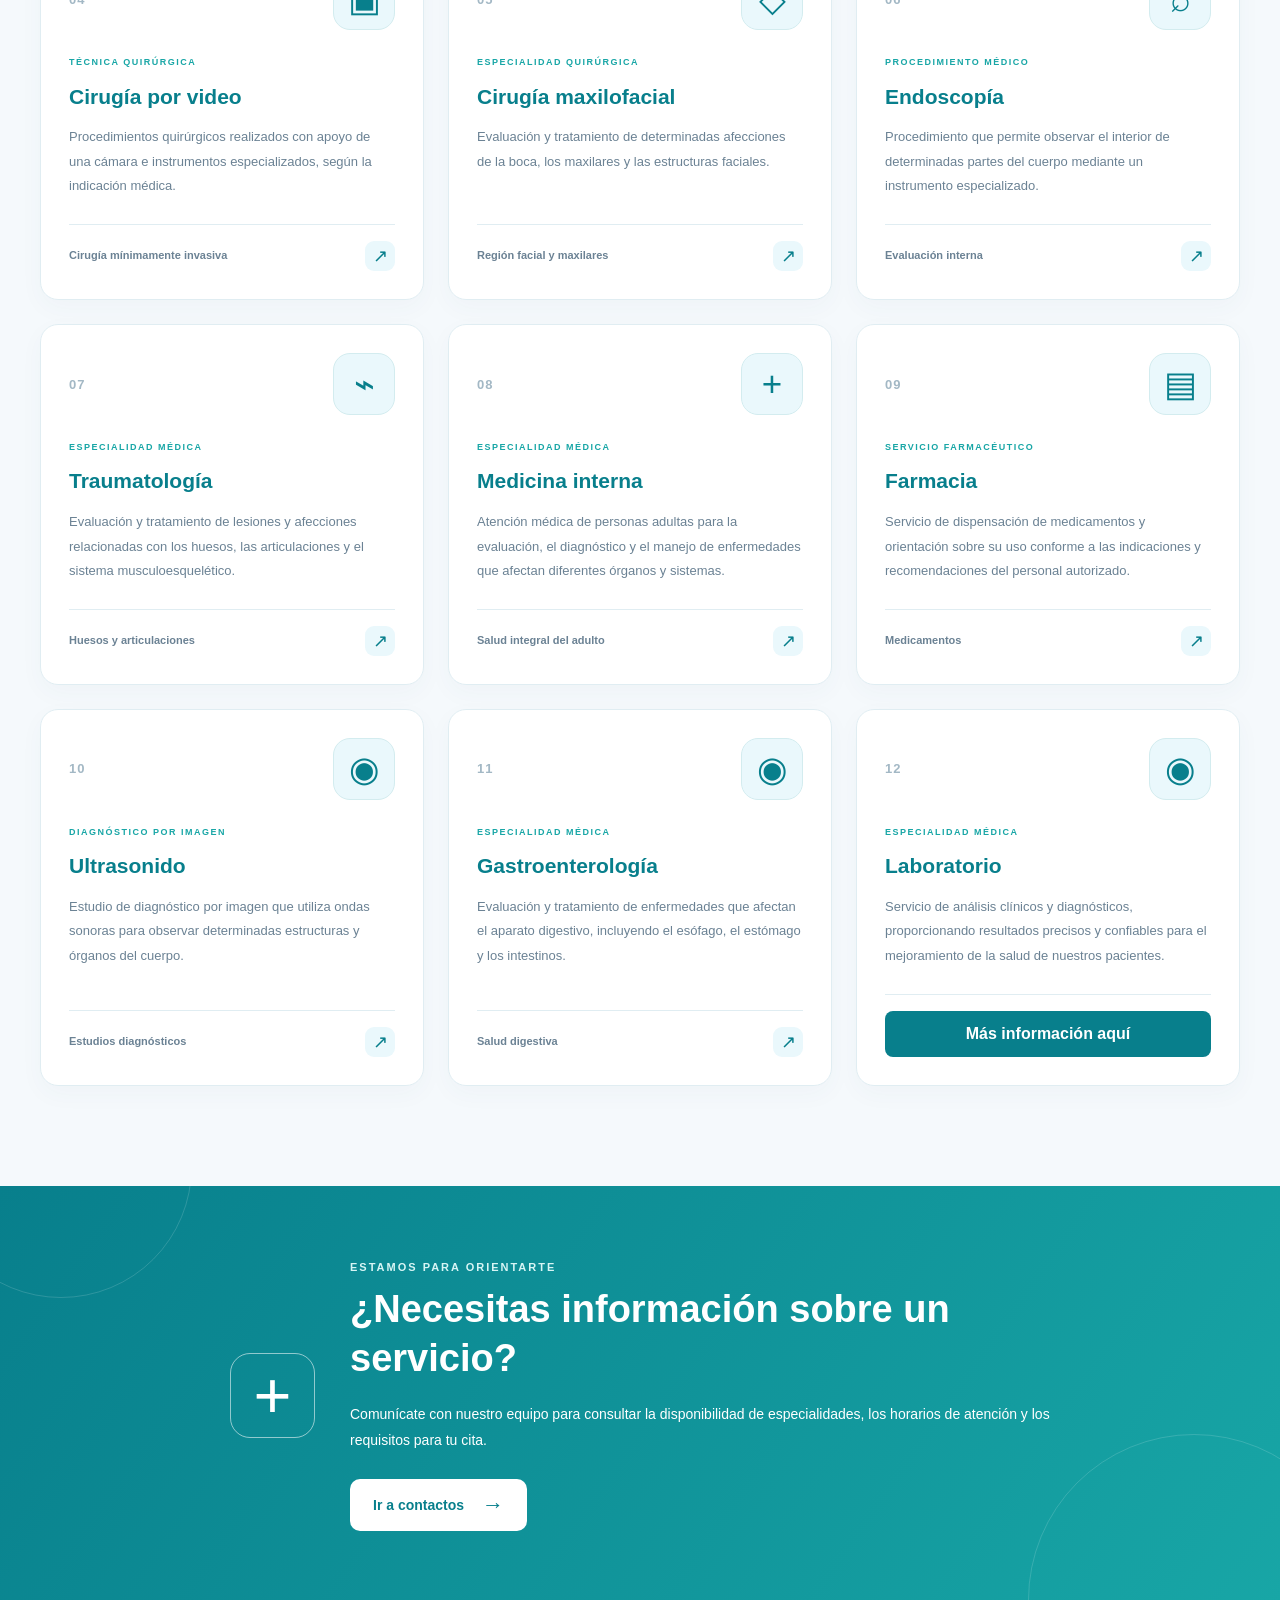
<file: servicios.html>
<!DOCTYPE html>
<html lang="es">

<head>
    <meta charset="UTF-8">
    <meta name="viewport" content="width=device-width, initial-scale=1.0">

    <title>Centro Médico Familiar</title>

    <link rel="icon" type="image/png" href="img/logitod.jpeg">
<link rel="icon" type="image/png" href="img/logofamiliar.jpeg">
    
    <!-- CSS COMPARTIDO DE LA BARRA -->
    <link rel="stylesheet" href="servicios.css">
    <link rel="stylesheet" href="barra.css">

</head>

<!-- MODIFICA ESTA CLASE SEGÚN LA PÁGINA -->
<body class="pagina-servicios">

    <!-- BARRA DE NAVEGACIÓN -->
    <header class="encabezado">

        <nav class="navbar">

            <!-- LOGO -->
            <a href="index.html" class="logo">
                <img src="img/logo.png" alt="Logo del centro médico">

                <span class="nombre">
                    Centro Médico Familiar
                </span>
            </a>

            <!-- BOTÓN HAMBURGUESA SIN JAVASCRIPT -->
            <input
                type="checkbox"
                id="menuToggle"
                class="menu-checkbox"
            >

            <label
                for="menuToggle"
                class="menu-toggle"
                aria-label="Abrir o cerrar menú"
            >
                <span></span>
                <span></span>
                <span></span>
            </label>

            <!-- OPCIONES DEL MENÚ -->
            <ul class="menu">

                <li>
                    <a href="index.html" class="enlace enlace-inicio">
                        Inicio
                    </a>
                </li>

                <li>
                    <a href="servicios.html" class="enlace enlace-servicios">
                        Servicios
                    </a>
                </li>

                <li>
                    <a href="medicos.html" class="enlace enlace-medicos">
                        Médicos
                    </a>
                </li>

                <li>
                    <a href="contactos.html" class="enlace enlace-contacto">
                        Contacto
                    </a>
                </li>

                <li>
                    <a href="nosotros.html" class="enlace enlace-nosotros">
                        Nosotros
                    </a>    
                </li>
              

            </ul>

        </nav>

    </header>

    <!-- AQUÍ EMPIEZA EL CONTENIDO DE CADA PÁGINA -->
<main class="servicios-pagina">

    <!-- ENCABEZADO PRINCIPAL -->
    <section class="servicios-hero">

        <div class="servicios-hero-contenido">

            <span class="servicios-etiqueta">
                CENTRO MÉDICO FAMILIAR, S. A.
            </span>

            <h1>
                Nuestros servicios
                <span>médicos</span>
            </h1>

            <p>
                Ponemos a tu disposición diferentes especialidades
                y servicios médicos orientados al cuidado de tu salud
                y al bienestar de tu familia.
            </p>

            <a href="#lista-servicios" class="servicios-boton">
                Explorar servicios
                <span aria-hidden="true">→</span>
            </a>

        </div>


        <div class="servicios-hero-visual" aria-hidden="true">

            <div class="servicios-circulo circulo-externo"></div>
            <div class="servicios-circulo circulo-interno"></div>

            <div class="servicios-cruz">+</div>

            <div class="servicios-sello">
                <span>CMF</span>
                <small>ATENCIÓN MÉDICA</small>
            </div>

        </div>

    </section>


    <!-- MENSAJE DESTACADO -->
    <section class="servicios-introduccion">

        <div class="servicios-intro-simbolo" aria-hidden="true">
            +
        </div>

        <div class="servicios-intro-texto">

            <span>ATENCIÓN PARA TU BIENESTAR</span>

            <h2>
                Diferentes especialidades, un compromiso con tu salud
            </h2>

            <p>
                Conoce los servicios disponibles en nuestra institución
                y consulta con nuestro personal para recibir información
                sobre la especialidad que necesitas.
            </p>

        </div>

        <span class="servicios-intro-numero" aria-hidden="true">
            11
        </span>

    </section>


    <!-- LISTA DE SERVICIOS -->
    <section class="servicios-listado" id="lista-servicios">

        <div class="servicios-encabezado">

            <span class="servicios-subtitulo">
                ESPECIALIDADES Y SERVICIOS
            </span>

            <h2>
                Conoce lo que ofrecemos
            </h2>

            <p>
                Explora nuestras áreas de atención y encuentra
                información general sobre cada servicio.
            </p>

        </div>


        <div class="servicios-grid">


            <!-- 01 GINECOLOGÍA -->
            <article class="servicio-tarjeta">

                <div class="servicio-tarjeta-superior">
                    <span class="servicio-numero">01</span>
                    <span class="servicio-simbolo" aria-hidden="true">♀</span>
                </div>

                <span class="servicio-categoria">
                    ESPECIALIDAD MÉDICA
                </span>

                <h3>Ginecología</h3>

                <p>
                    Atención de la salud femenina, evaluación ginecológica
                    y orientación sobre el cuidado reproductivo.
                </p>

                <div class="servicio-tarjeta-pie">
                    <span>Salud femenina</span>
                    <span class="servicio-flecha" aria-hidden="true">↗</span>
                </div>

            </article>


            <!-- 02 NEUROCIRUGÍA -->
            <article class="servicio-tarjeta">

                <div class="servicio-tarjeta-superior">
                    <span class="servicio-numero">02</span>
                    <span class="servicio-simbolo" aria-hidden="true">◎</span>
                </div>

                <span class="servicio-categoria">
                    ESPECIALIDAD QUIRÚRGICA
                </span>

                <h3>Neurocirugía</h3>

                <p>
                    Evaluación especializada de determinadas afecciones
                    del cerebro, la columna vertebral y el sistema nervioso.
                </p>

                <div class="servicio-tarjeta-pie">
                    <span>Sistema nervioso</span>
                    <span class="servicio-flecha" aria-hidden="true">↗</span>
                </div>

            </article>


            <!-- 03 CIRUGÍA GENERAL -->
            <article class="servicio-tarjeta">

                <div class="servicio-tarjeta-superior">
                    <span class="servicio-numero">03</span>
                    <span class="servicio-simbolo" aria-hidden="true">✳</span>
                </div>

                <span class="servicio-categoria">
                    SERVICIO QUIRÚRGICO
                </span>

                <h3>Cirugía general</h3>

                <p>
                    Evaluación y tratamiento quirúrgico de distintas
                    enfermedades y afecciones que requieren intervención.
                </p>

                <div class="servicio-tarjeta-pie">
                    <span>Atención quirúrgica</span>
                    <span class="servicio-flecha" aria-hidden="true">↗</span>
                </div>

            </article>


            <!-- 04 CIRUGÍA POR VIDEO -->
            <article class="servicio-tarjeta">

                <div class="servicio-tarjeta-superior">
                    <span class="servicio-numero">04</span>
                    <span class="servicio-simbolo" aria-hidden="true">▣</span>
                </div>

                <span class="servicio-categoria">
                    TÉCNICA QUIRÚRGICA
                </span>

                <h3>Cirugía por video</h3>

                <p>
                    Procedimientos quirúrgicos realizados con apoyo
                    de una cámara e instrumentos especializados,
                    según la indicación médica.
                </p>

                <div class="servicio-tarjeta-pie">
                    <span>Cirugía mínimamente invasiva</span>
                    <span class="servicio-flecha" aria-hidden="true">↗</span>
                </div>

            </article>


            <!-- 05 CIRUGÍA MAXILOFACIAL -->
            <article class="servicio-tarjeta">

                <div class="servicio-tarjeta-superior">
                    <span class="servicio-numero">05</span>
                    <span class="servicio-simbolo" aria-hidden="true">◇</span>
                </div>

                <span class="servicio-categoria">
                    ESPECIALIDAD QUIRÚRGICA
                </span>

                <h3>Cirugía maxilofacial</h3>

                <p>
                    Evaluación y tratamiento de determinadas afecciones
                    de la boca, los maxilares y las estructuras faciales.
                </p>

                <div class="servicio-tarjeta-pie">
                    <span>Región facial y maxilares</span>
                    <span class="servicio-flecha" aria-hidden="true">↗</span>
                </div>

            </article>


            <!-- 06 ENDOSCOPÍA -->
            <article class="servicio-tarjeta">

                <div class="servicio-tarjeta-superior">
                    <span class="servicio-numero">06</span>
                    <span class="servicio-simbolo" aria-hidden="true">⌕</span>
                </div>

                <span class="servicio-categoria">
                    PROCEDIMIENTO MÉDICO
                </span>

                <h3>Endoscopía</h3>

                <p>
                    Procedimiento que permite observar el interior
                    de determinadas partes del cuerpo mediante
                    un instrumento especializado.
                </p>

                <div class="servicio-tarjeta-pie">
                    <span>Evaluación interna</span>
                    <span class="servicio-flecha" aria-hidden="true">↗</span>
                </div>

            </article>


            <!-- 07 TRAUMATOLOGÍA -->
            <article class="servicio-tarjeta">

                <div class="servicio-tarjeta-superior">
                    <span class="servicio-numero">07</span>
                    <span class="servicio-simbolo" aria-hidden="true">⌁</span>
                </div>

                <span class="servicio-categoria">
                    ESPECIALIDAD MÉDICA
                </span>

                <h3>Traumatología</h3>

                <p>
                    Evaluación y tratamiento de lesiones y afecciones
                    relacionadas con los huesos, las articulaciones
                    y el sistema musculoesquelético.
                </p>

                <div class="servicio-tarjeta-pie">
                    <span>Huesos y articulaciones</span>
                    <span class="servicio-flecha" aria-hidden="true">↗</span>
                </div>

            </article>


            <!-- 08 MEDICINA INTERNA -->
            <article class="servicio-tarjeta">

                <div class="servicio-tarjeta-superior">
                    <span class="servicio-numero">08</span>
                    <span class="servicio-simbolo" aria-hidden="true">+</span>
                </div>

                <span class="servicio-categoria">
                    ESPECIALIDAD MÉDICA
                </span>

                <h3>Medicina interna</h3>

                <p>
                    Atención médica de personas adultas para la evaluación,
                    el diagnóstico y el manejo de enfermedades que afectan
                    diferentes órganos y sistemas.
                </p>

                <div class="servicio-tarjeta-pie">
                    <span>Salud integral del adulto</span>
                    <span class="servicio-flecha" aria-hidden="true">↗</span>
                </div>

            </article>


            <!-- 09 FARMACIA -->
            <article class="servicio-tarjeta">

                <div class="servicio-tarjeta-superior">
                    <span class="servicio-numero">09</span>
                    <span class="servicio-simbolo" aria-hidden="true">▤</span>
                </div>

                <span class="servicio-categoria">
                    SERVICIO FARMACÉUTICO
                </span>

                <h3>Farmacia</h3>

                <p>
                    Servicio de dispensación de medicamentos y orientación
                    sobre su uso conforme a las indicaciones y
                    recomendaciones del personal autorizado.
                </p>

                <div class="servicio-tarjeta-pie">
                    <span>Medicamentos</span>
                    <span class="servicio-flecha" aria-hidden="true">↗</span>
                </div>

            </article>


            <!-- 10 ULTRASONIDO -->
            <article class="servicio-tarjeta">

                <div class="servicio-tarjeta-superior">
                    <span class="servicio-numero">10</span>
                    <span class="servicio-simbolo" aria-hidden="true">◉</span>
                </div>

                <span class="servicio-categoria">
                    DIAGNÓSTICO POR IMAGEN
                </span>

                <h3>Ultrasonido</h3>

                <p>
                    Estudio de diagnóstico por imagen que utiliza ondas
                    sonoras para observar determinadas estructuras
                    y órganos del cuerpo.
                </p>

                <div class="servicio-tarjeta-pie">
                    <span>Estudios diagnósticos</span>
                    <span class="servicio-flecha" aria-hidden="true">↗</span>
                </div>

            </article>


            <!-- 11 GASTROENTEROLOGÍA -->
            <article class="servicio-tarjeta">

                <div class="servicio-tarjeta-superior">
                    <span class="servicio-numero">11</span>
                    <span class="servicio-simbolo" aria-hidden="true">◉</span>
                </div>

                <span class="servicio-categoria">
                    ESPECIALIDAD MÉDICA
                </span>

                <h3>Gastroenterología</h3>

                <p>
                    Evaluación y tratamiento de enfermedades que afectan
                    el aparato digestivo, incluyendo el esófago,
                    el estómago y los intestinos.
                </p>

                <div class="servicio-tarjeta-pie">
                    <span>Salud digestiva</span>
                    <span class="servicio-flecha" aria-hidden="true">↗</span>
                </div>

            </article> 

        <!-- 12 LABORATORIO -->
<article class="servicio-tarjeta">

    <div class="servicio-tarjeta-superior">
        <span class="servicio-numero">12</span>
        <span class="servicio-simbolo" aria-hidden="true">◉</span>
    </div>

    <span class="servicio-categoria">
        ESPECIALIDAD MÉDICA
    </span>

    <h3>Laboratorio</h3>

    <p>
        Servicio de análisis clínicos y diagnósticos,
        proporcionando resultados precisos y confiables
        para el mejoramiento de la salud de nuestros pacientes.
    </p>

    <div class="servicio-tarjeta-pie">
        <a href="laboratorio.html" class="btn-mas-info">Más información aquí</a>
    </div>

</article>


        </div>

    </section>


    <!-- LLAMADO A LA ACCIÓN -->
    <section class="servicios-contacto">

        <div class="servicios-contacto-simbolo" aria-hidden="true">
            +
        </div>

        <div class="servicios-contacto-contenido">

            <span>ESTAMOS PARA ORIENTARTE</span>

            <h2>
                ¿Necesitas información sobre un servicio?
            </h2>

            <p>
                Comunícate con nuestro equipo para consultar
                la disponibilidad de especialidades, los horarios
                de atención y los requisitos para tu cita.
            </p>

            <a href="contactos.html" class="servicios-boton servicios-boton-blanco">
                Ir a contactos
                <span aria-hidden="true">→</span>
            </a>

        </div>

    </section>

</main>

</body>
</html>
</file>
<file: barra.css>
/* =========================================
   1. VARIABLES DE COLORES
========================================= */

:root {
    --azul: #176b87;
    --turquesa: #20b8b0;
    --azul-oscuro: #12445a;
    --fondo-hover: #edf7ff;
    --blanco: #ffffff;
    --texto: #263746;
}

/* =========================================
   2. CONFIGURACIÓN GENERAL
========================================= */

* {
    margin: 0;
    padding: 0;
    box-sizing: border-box;
}

body {
    font-family: Arial, Helvetica, sans-serif;
    color: var(--texto);
    background-color: #f7fbfd;
}

/* =========================================
   3. ENCABEZADO
========================================= */

.encabezado {
    width: 100%;
    background-color: var(--blanco);

    box-shadow: 0 3px 15px rgba(0, 0, 0, 0.08);

    position: sticky;
    top: 0;
    z-index: 1000;
}

/* =========================================
   4. BARRA DE NAVEGACIÓN
========================================= */

.navbar {
    width: 100%;
    max-width: 1500px;
    min-height: 100px;

    margin: auto;
    padding: 15px 35px;

    display: flex;
    align-items: center;
    justify-content: space-between;
    gap: 20px;
}

/* =========================================
   5. LOGO
========================================= */

.logo {
    display: flex;
    align-items: center;
    gap: 20px;

    color: var(--azul);
    font-size: 34px;
    font-weight: bold;
    text-decoration: none;

    white-space: nowrap;
}

.logo img {
    width: 150px;
    height: 150px;
    object-fit: contain;
}

/* =========================================
   6. MENÚ
========================================= */

.menu {
    display: flex;
    align-items: center;
    justify-content: center;
    gap: 8px;

    list-style: none;
}

.menu li {
    list-style: none;
}

/* =========================================
   7. ENLACES
========================================= */

.enlace {
    position: relative;
    display: inline-block;

    padding: 17px 15px;

    color: var(--texto);
    font-size: 18px;
    font-weight: 600;
    text-decoration: none;

    border-radius: 10px;

    transition:
        color 0.3s ease,
        background 0.3s ease;
}

/* =========================================
   8. LÍNEA TURQUESA
========================================= */

.enlace::after {
    content: "";

    position: absolute;
    left: 50%;
    bottom: 6px;

    width: 0;
    height: 4px;

    background: var(--turquesa);
    border-radius: 5px;

    transform: translateX(-50%);
    transition: width 0.3s ease;
}

/* Efecto al pasar el cursor */

.enlace:hover {
    color: var(--azul);
    background: var(--fondo-hover);
}

.enlace:hover::after {
    width: 50%;
}

/* =========================================
   9. RESALTAR LA PÁGINA ACTUAL
========================================= */

.pagina-inicio .enlace-inicio,
.pagina-servicios .enlace-servicios,
.pagina-medicos .enlace-medicos,
.pagina-contacto .enlace-contacto,
.pagina-nosotros .enlace-nosotros {
    color: var(--azul);
    background: var(--fondo-hover);
}

/* Línea permanente debajo de la página actual */

.pagina-inicio .enlace-inicio::after,
.pagina-servicios .enlace-servicios::after,
.pagina-medicos .enlace-medicos::after,
.pagina-contacto .enlace-contacto::after,
.pagina-nosotros .enlace-nosotros::after {
    width: 50%;
}

/* =========================================
   10. CHECKBOX DEL MENÚ MÓVIL
========================================= */

.menu-checkbox {
    position: absolute;
    width: 1px;
    height: 1px;

    overflow: hidden;
    clip-path: inset(50%);
}

/* =========================================
   11. BOTÓN HAMBURGUESA
========================================= */

.menu-toggle {
    display: none;

    width: 48px;
    height: 48px;
    padding: 10px;

    background: var(--fondo-hover);
    border-radius: 10px;

    cursor: pointer;
}

.menu-toggle span {
    display: block;

    width: 25px;
    height: 3px;
    margin: 6px auto;

    background: var(--azul);
    border-radius: 5px;

    transition: all 0.3s ease;
}

/* =========================================
   12. TABLETAS
========================================= */

@media (max-width: 1100px) {

    .navbar {
        padding: 15px 20px;
        gap: 12px;
    }

    .logo {
        font-size: 25px;
        gap: 12px;
    }

    .logo img {
        width: 60px;
        height: 60px;
    }

    .menu {
        gap: 3px;
    }

    .enlace {
        padding: 13px 9px;
        font-size: 15px;
    }
}

/* =========================================
   13. TELÉFONOS Y TABLETAS PEQUEÑAS
========================================= */

@media (max-width: 780px) {

    .navbar {
        min-height: 85px;
        flex-wrap: wrap;
        padding: 12px 18px;
    }

    /* Logo */

    .logo {
        font-size: 22px;
        gap: 10px;
    }

    .logo img {
        width: 55px;
        height: 55px;
    }

    /* Botón hamburguesa */

    .menu-toggle {
        display: block;
        margin-left: auto;
        flex-shrink: 0;
    }

    /* Menú cerrado */

    .menu {
        display: none;

        flex-direction: column;
        align-items: stretch;

        width: 100%;
        gap: 5px;

        padding: 12px 0;
    }

    /* Abrir menú sin JavaScript */

    .menu-checkbox:checked ~ .menu {
        display: flex;
    }

    /* Animación del botón */

    .menu-checkbox:checked + .menu-toggle span:nth-child(1) {
        transform: translateY(9px) rotate(45deg);
    }

    .menu-checkbox:checked + .menu-toggle span:nth-child(2) {
        opacity: 0;
    }

    .menu-checkbox:checked + .menu-toggle span:nth-child(3) {
        transform: translateY(-9px) rotate(-45deg);
    }

    /* Enlaces en móviles */

    .menu li {
        width: 100%;
    }

    .enlace {
        display: block;
        width: 100%;

        padding: 14px 12px;
        font-size: 16px;
    }

    /* Línea alineada a la izquierda */

    .enlace::after {
        left: 12px;
        bottom: 5px;
        transform: none;
    }

    .enlace:hover::after {
        width: 45px;
    }

    /* Línea de la página actual */

    .pagina-inicio .enlace-inicio::after,
    .pagina-servicios .enlace-servicios::after,
    .pagina-medicos .enlace-medicos::after,
    .pagina-contacto .enlace-contacto::after,
    .pagina-nosotros .enlace-nosotros::after {
        width: 45px;
    }
}

/* =========================================
   14. TELÉFONOS PEQUEÑOS
========================================= */

@media (max-width: 380px) {

    .navbar {
        padding: 10px 12px;
    }

    .logo {
        font-size: 18px;
        gap: 8px;
    }

    .logo img {
        width: 45px;
        height: 45px;
    }

    .menu-toggle {
        width: 42px;
        height: 42px;
    }
}
</file>
<file: estilos.css>
:root {
    --inicio-turquesa: #18A6A6;
    --inicio-turquesa-oscuro: #087F8C;
    --inicio-celeste: #77D4E8;
    --inicio-celeste-claro: #EAF8FC;
    --inicio-blanco: #FFFFFF;
    --inicio-texto: #334E68;
    --inicio-texto-suave: #6B8294;
    --inicio-fondo: #F5F9FC;
    --inicio-borde: #E0EDF2;
}


/* CONFIGURACIÓN GENERAL */

.inicio-hero,
.inicio-identidad,
.inicio-valores,
.inicio-servicios,
.inicio-conocenos,
.inicio-consejo {
    width: 100%;
    font-family: Arial, Helvetica, sans-serif;
}

.inicio-hero *,
.inicio-identidad *,
.inicio-valores *,
.inicio-servicios *,
.inicio-conocenos *,
.inicio-consejo * {
    box-sizing: border-box;
}

.inicio-hero a,
.inicio-identidad a,
.inicio-valores a,
.inicio-servicios a,
.inicio-conocenos a,
.inicio-consejo a {
    text-decoration: none;
}

.inicio-hero p,
.inicio-identidad p,
.inicio-valores p,
.inicio-servicios p,
.inicio-conocenos p,
.inicio-consejo p {
    line-height: 1.8;
}


/* =====================================
   1. HERO / BIENVENIDA
===================================== */

.inicio-hero {
    position: relative;
    display: flex;
    align-items: center;
    min-height: 590px;
    overflow: hidden;
    background-color: var(--inicio-turquesa-oscuro);
    isolation: isolate;
}


/* Imagen de fondo */

.inicio-hero-imagen {
    position: absolute;
    inset: 0;
    z-index: -2;

    background-image: url("img/entradacentro.jpeg");
    background-size: cover;
    background-position: center;
    background-repeat: no-repeat;
}


/* Degradado sobre la fotografía */

.inicio-hero::before {
    content: "";
    position: absolute;
    inset: 0;
    z-index: -1;

    background: linear-gradient(
        100deg,
        rgba(4, 83, 98, 0.94) 0%,
        rgba(8, 127, 140, 0.85) 40%,
        rgba(24, 166, 166, 0.60) 72%,
        rgba(119, 212, 232, 0.30) 100%
    );
}


/* Contenido del hero */

.inicio-hero-contenido {
    width: 100%;
    max-width: 850px;
    padding: 90px 9%;
    color: var(--inicio-blanco);
}


.inicio-etiqueta {
    display: inline-block;
    margin-bottom: 25px;
    padding: 9px 15px;

    border: 1px solid rgba(255, 255, 255, 0.4);
    border-radius: 30px;

    background-color: rgba(255, 255, 255, 0.12);

    font-size: 11px;
    font-weight: bold;
    letter-spacing: 2px;
}


.inicio-hero h1 {
    max-width: 760px;
    margin: 0 0 25px;

    font-size: clamp(38px, 5vw, 64px);
    font-weight: 700;
    line-height: 1.12;
    letter-spacing: -1.5px;

    color: var(--inicio-blanco);
}


.inicio-hero h1 span {
    display: block;
    color: #A9F0F1;
}


.inicio-hero-contenido > p {
    max-width: 610px;
    margin: 0 0 32px;

    color: rgba(255, 255, 255, 0.92);
    font-size: 16px;
}


.inicio-hero-botones {
    display: flex;
    flex-wrap: wrap;
    gap: 14px;
}


.inicio-btn-principal,
.inicio-btn-secundario {
    display: inline-flex;
    align-items: center;
    justify-content: center;
    gap: 15px;

    min-height: 48px;
    padding: 13px 22px;

    border-radius: 8px;

    font-size: 14px;
    font-weight: bold;

    transition:
        transform 0.25s ease,
        background-color 0.25s ease,
        box-shadow 0.25s ease;
}


.inicio-btn-principal {
    color: var(--inicio-blanco);
    background-color: var(--inicio-turquesa);
    box-shadow: 0 8px 20px rgba(0, 0, 0, 0.12);
}


.inicio-btn-principal:hover {
    color: var(--inicio-blanco);
    background-color: var(--inicio-turquesa-oscuro);
    transform: translateY(-3px);
}


.inicio-btn-secundario {
    color: var(--inicio-blanco);
    border: 1px solid rgba(255, 255, 255, 0.7);
    background-color: rgba(255, 255, 255, 0.08);
}


.inicio-btn-secundario:hover {
    color: var(--inicio-turquesa-oscuro);
    background-color: var(--inicio-blanco);
    transform: translateY(-3px);
}


.inicio-hero-indicador {
    position: absolute;
    right: 8%;
    bottom: 25px;

    display: flex;
    align-items: center;
    gap: 10px;

    color: var(--inicio-blanco);
    font-size: 12px;
}


.inicio-hero-indicador span {
    width: 8px;
    height: 8px;

    border-radius: 50%;
    background-color: #A9F0F1;
}


/* =====================================
   ENCABEZADOS DE LAS SECCIONES
===================================== */

.inicio-encabezado {
    max-width: 720px;
    margin: 0 auto 50px;
    text-align: center;
}


.inicio-subtitulo {
    display: inline-block;
    margin-bottom: 15px;

    color: var(--inicio-turquesa-oscuro);
    font-size: 11px;
    font-weight: bold;
    letter-spacing: 2px;
}


.inicio-encabezado h2 {
    margin: 0 0 18px;

    color: var(--inicio-texto);
    font-size: clamp(29px, 3.5vw, 42px);
    line-height: 1.25;
}


.inicio-encabezado h2 span {
    color: var(--inicio-turquesa);
}


.inicio-encabezado > p {
    max-width: 620px;
    margin: 0 auto;

    color: var(--inicio-texto-suave);
    font-size: 15px;
}


/* =====================================
   2. MISIÓN Y VISIÓN
===================================== */

.inicio-identidad {
    padding: 95px 8%;
    background-color: var(--inicio-blanco);
}


.inicio-mision-vision {
    display: grid;
    grid-template-columns: repeat(2, minmax(0, 1fr));
    gap: 30px;

    max-width: 1100px;
    margin: 0 auto;
}


.inicio-tarjeta-identidad {
    position: relative;
    overflow: hidden;

    padding: 38px 35px 42px;

    border: 1px solid var(--inicio-borde);
    border-radius: 18px;

    background: linear-gradient(
        145deg,
        #FFFFFF 45%,
        #F0FAFD 100%
    );

    box-shadow: 0 10px 35px rgba(31, 92, 112, 0.05);

    transition:
        transform 0.3s ease,
        box-shadow 0.3s ease;
}


.inicio-tarjeta-identidad:hover {
    transform: translateY(-5px);
    box-shadow: 0 18px 40px rgba(31, 92, 112, 0.10);
}


.inicio-icono-identidad {
    display: flex;
    align-items: center;
    justify-content: center;

    width: 58px;
    height: 58px;
    margin-bottom: 25px;

    border-radius: 16px;

    color: var(--inicio-turquesa-oscuro);
    background: linear-gradient(
        135deg,
        #DDF8F7,
        #DFF5FC
    );

    font-size: 28px;
}


.inicio-numero {
    color: var(--inicio-turquesa);
    font-size: 11px;
    font-weight: bold;
    letter-spacing: 1.5px;
}


.inicio-tarjeta-identidad h3 {
    margin: 12px 0 15px;

    color: var(--inicio-texto);
    font-size: 25px;
}


.inicio-tarjeta-identidad p {
    margin: 0;

    color: var(--inicio-texto-suave);
    font-size: 14px;
}


.inicio-linea-decorativa {
    width: 55px;
    height: 4px;
    margin-top: 27px;

    border-radius: 10px;

    background: linear-gradient(
        90deg,
        var(--inicio-turquesa),
        var(--inicio-celeste)
    );
}


/* =====================================
   3. VALORES
===================================== */

.inicio-valores {
    padding: 95px 8%;
    background-color: var(--inicio-fondo);
}


.inicio-valores-grid {
    display: grid;
    grid-template-columns: repeat(4, minmax(0, 1fr));
    gap: 22px;

    max-width: 1200px;
    margin: 0 auto;
}


.inicio-tarjeta-valor {
    padding: 30px 23px;

    border: 1px solid var(--inicio-borde);
    border-radius: 15px;

    background-color: var(--inicio-blanco);

    text-align: center;

    transition:
        transform 0.3s ease,
        border-color 0.3s ease,
        box-shadow 0.3s ease;
}


.inicio-tarjeta-valor:hover {
    transform: translateY(-6px);
    border-color: #A8E2E9;
    box-shadow: 0 12px 30px rgba(8, 127, 140, 0.08);
}


.inicio-icono-valor {
    display: flex;
    align-items: center;
    justify-content: center;

    width: 58px;
    height: 58px;
    margin: 0 auto 20px;

    border-radius: 50%;

    color: var(--inicio-turquesa-oscuro);
    background-color: var(--inicio-celeste-claro);

    font-size: 28px;
}


.inicio-tarjeta-valor h3 {
    margin-bottom: 12px;

    color: var(--inicio-texto);
    font-size: 18px;
}


.inicio-tarjeta-valor p {
    margin: 0;

    color: var(--inicio-texto-suave);
    font-size: 13px;
}


/* =====================================
   4. SERVICIOS MÉDICOS
===================================== */

.inicio-servicios {
    padding: 95px 8%;
    background-color: var(--inicio-blanco);
}


.inicio-servicios-grid {
    display: grid;
    grid-template-columns: repeat(3, minmax(0, 1fr));
    gap: 25px;

    max-width: 1200px;
    margin: 0 auto;
}


.inicio-tarjeta-servicio {
    padding: 32px 28px;

    border: 1px solid var(--inicio-borde);
    border-radius: 16px;

    background-color: var(--inicio-blanco);

    transition:
        transform 0.3s ease,
        box-shadow 0.3s ease;
}


.inicio-tarjeta-servicio:hover {
    transform: translateY(-5px);
    box-shadow: 0 16px 35px rgba(31, 92, 112, 0.09);
}


.inicio-servicio-icono {
    display: flex;
    align-items: center;
    justify-content: center;

    width: 56px;
    height: 56px;
    margin-bottom: 25px;

    border-radius: 14px;

    color: var(--inicio-turquesa-oscuro);
    background: linear-gradient(
        135deg,
        #E1F9F7,
        #E6F5FC
    );

    font-size: 28px;
}


.inicio-tarjeta-servicio h3 {
    margin-bottom: 12px;

    color: var(--inicio-texto);
    font-size: 20px;
}


.inicio-tarjeta-servicio p {
    min-height: 80px;
    margin: 0 0 22px;

    color: var(--inicio-texto-suave);
    font-size: 14px;
}


.inicio-tarjeta-servicio > a {
    display: inline-flex;
    align-items: center;
    gap: 10px;

    color: var(--inicio-turquesa-oscuro);
    font-size: 13px;
    font-weight: bold;
}


.inicio-tarjeta-servicio > a:hover {
    color: var(--inicio-turquesa);
}


.inicio-servicios-final {
    display: flex;
    align-items: center;
    justify-content: center;
    flex-wrap: wrap;
    gap: 25px;

    margin-top: 45px;
    padding: 25px;

    border-radius: 14px;
    background-color: var(--inicio-celeste-claro);
}


.inicio-servicios-final p {
    margin: 0;
    color: var(--inicio-texto);
    font-size: 14px;
}


/* =====================================
   5. NOSOTROS Y MÉDICOS
===================================== */

.inicio-conocenos {
    display: grid;
    grid-template-columns: 1fr 1fr;
    align-items: center;
    gap: 75px;

    padding: 100px 9%;

    background-color: var(--inicio-fondo);
}


.inicio-conocenos-imagen {
    position: relative;
    min-width: 0;
}


.inicio-conocenos-imagen img {
    position: relative;
    z-index: 1;

    display: block;
    width: 100%;
    height: 460px;

    border-radius: 18px;

    object-fit: cover;
    object-position: center;

    box-shadow: 0 15px 40px rgba(31, 92, 112, 0.10);
}


.inicio-imagen-acento {
    position: absolute;
    right: -18px;
    bottom: -18px;

    width: 65%;
    height: 65%;

    border-radius: 18px;

    background: linear-gradient(
        135deg,
        var(--inicio-turquesa),
        var(--inicio-celeste)
    );

    opacity: 0.45;
}


.inicio-conocenos-contenido h2 {
    margin: 0 0 22px;

    color: var(--inicio-texto);
    font-size: clamp(29px, 3.3vw, 40px);
    line-height: 1.25;
}


.inicio-conocenos-contenido > p {
    margin: 0 0 30px;

    color: var(--inicio-texto-suave);
    font-size: 14px;
}


.inicio-enlace-seccion {
    display: flex;
    align-items: flex-start;
    gap: 18px;

    padding: 23px 0;

    border-top: 1px solid var(--inicio-borde);
}


.inicio-enlace-icono {
    display: flex;
    flex-shrink: 0;
    align-items: center;
    justify-content: center;

    width: 48px;
    height: 48px;

    border-radius: 13px;

    color: var(--inicio-turquesa-oscuro);
    background-color: #DFF5F8;

    font-size: 24px;
}


.inicio-enlace-texto h3 {
    margin: 0 0 7px;

    color: var(--inicio-texto);
    font-size: 17px;
}


.inicio-enlace-texto p {
    margin: 0 0 12px;

    color: var(--inicio-texto-suave);
    font-size: 13px;
}


.inicio-enlace-texto a {
    display: inline-flex;
    align-items: center;
    gap: 9px;

    color: var(--inicio-turquesa-oscuro);
    font-size: 13px;
    font-weight: bold;
}


/* =====================================
   6. CONSEJO DE SALUD
===================================== */

.inicio-consejo {
    position: relative;
    display: flex;
    align-items: center;
    justify-content: space-between;
    gap: 50px;

    overflow: hidden;
    isolation: isolate;

    padding: 75px 10%;

    color: var(--inicio-blanco);

    background: linear-gradient(
        120deg,
        #087F8C 0%,
        #18A6A6 58%,
        #77D4E8 100%
    );
}


.inicio-consejo-contenido {
    position: relative;
    z-index: 1;
    max-width: 700px;
}


.inicio-consejo .inicio-subtitulo {
    color: #DDFBFF;
}


.inicio-consejo-icono {
    display: flex;
    align-items: center;
    justify-content: center;

    width: 55px;
    height: 55px;
    margin-bottom: 25px;

    border: 1px solid rgba(255, 255, 255, 0.4);
    border-radius: 15px;

    background-color: rgba(255, 255, 255, 0.15);

    color: var(--inicio-blanco);
    font-size: 29px;
}


.inicio-consejo h2 {
    max-width: 650px;
    margin: 0 0 22px;

    color: var(--inicio-blanco);
    font-size: clamp(29px, 3.5vw, 43px);
    line-height: 1.2;
}


.inicio-consejo-contenido > p {
    max-width: 650px;
    margin: 0;

    color: rgba(255, 255, 255, 0.93);
    font-size: 15px;
}


.inicio-consejo-pie {
    display: flex;
    align-items: center;
    gap: 10px;

    margin-top: 25px;

    color: var(--inicio-blanco);
    font-size: 13px;
    font-weight: bold;
}


.inicio-consejo-pie span {
    font-size: 19px;
}


.inicio-consejo-circulo {
    display: flex;
    flex-shrink: 0;
    align-items: center;
    justify-content: center;

    width: 210px;
    height: 210px;

    border: 1px solid rgba(255, 255, 255, 0.5);
    border-radius: 50%;

    background-color: rgba(255, 255, 255, 0.12);
}


.inicio-consejo-circulo-interior {
    display: flex;
    flex-direction: column;
    align-items: center;
    justify-content: center;

    width: 165px;
    height: 165px;

    border: 1px solid rgba(255, 255, 255, 0.45);
    border-radius: 50%;

    background-color: rgba(255, 255, 255, 0.12);
    text-align: center;
}


.inicio-consejo-circulo-interior > span {
    margin-bottom: 5px;
    font-size: 36px;
    font-weight: bold;
}


.inicio-consejo-circulo-interior strong {
    font-size: 15px;
}


.inicio-consejo-circulo-interior small {
    margin-top: 4px;
    font-size: 12px;
}


/* =====================================
   ANIMACIONES SUAVES
===================================== */

@media (prefers-reduced-motion: no-preference) {

    .inicio-hero-contenido {
        animation: inicio-aparecer 0.8s ease both;
    }

    @keyframes inicio-aparecer {
        from {
            opacity: 0;
            transform: translateY(18px);
        }

        to {
            opacity: 1;
            transform: translateY(0);
        }
    }

}


/* =====================================
   TABLETAS
===================================== */

@media (max-width: 1000px) {

    .inicio-hero {
        min-height: 540px;
    }

    .inicio-hero-contenido {
        padding: 75px 7%;
    }

    .inicio-identidad,
    .inicio-valores,
    .inicio-servicios {
        padding: 75px 5%;
    }

    .inicio-valores-grid {
        grid-template-columns: repeat(2, minmax(0, 1fr));
    }

    .inicio-conocenos {
        gap: 40px;
        padding: 75px 6%;
    }

    .inicio-conocenos-imagen img {
        height: 400px;
    }

    .inicio-consejo {
        padding: 65px 6%;
        gap: 30px;
    }

    .inicio-consejo-circulo {
        width: 170px;
        height: 170px;
    }

    .inicio-consejo-circulo-interior {
        width: 135px;
        height: 135px;
    }

}


/* =====================================
   TELÉFONOS
===================================== */

@media (max-width: 700px) {

    .inicio-hero {
        min-height: 600px;
        align-items: center;
    }

    .inicio-hero-imagen {
        background-position: center;
    }

    .inicio-hero::before {
        background: linear-gradient(
            180deg,
            rgba(4, 83, 98, 0.82),
            rgba(8, 127, 140, 0.93)
        );
    }

    .inicio-hero-contenido {
        padding: 75px 7%;
    }

    .inicio-etiqueta {
        font-size: 9px;
        letter-spacing: 1px;
    }

    .inicio-hero h1 {
        font-size: 39px;
        letter-spacing: -0.7px;
    }

    .inicio-hero-contenido > p {
        font-size: 14px;
    }

    .inicio-hero-botones {
        flex-direction: column;
        align-items: stretch;
    }

    .inicio-btn-principal,
    .inicio-btn-secundario {
        width: 100%;
        text-align: center;
    }

    .inicio-hero-indicador {
        right: auto;
        left: 7%;
        bottom: 18px;
        font-size: 10px;
    }

    .inicio-identidad,
    .inicio-valores,
    .inicio-servicios {
        padding: 65px 6%;
    }

    .inicio-encabezado {
        margin-bottom: 35px;
    }

    .inicio-encabezado h2 {
        font-size: 30px;
    }

    .inicio-mision-vision,
    .inicio-servicios-grid {
        grid-template-columns: 1fr;
        gap: 20px;
    }

    .inicio-tarjeta-identidad {
        padding: 28px 25px;
    }

    .inicio-tarjeta-identidad h3 {
        font-size: 22px;
    }

    .inicio-valores-grid {
        grid-template-columns: 1fr;
        gap: 17px;
    }

    .inicio-tarjeta-valor {
        padding: 27px;
    }

    .inicio-tarjeta-servicio {
        padding: 28px 24px;
    }

    .inicio-tarjeta-servicio p {
        min-height: auto;
    }

    .inicio-servicios-final {
        flex-direction: column;
        align-items: stretch;
        text-align: center;
    }

    .inicio-conocenos {
        grid-template-columns: 1fr;
        gap: 45px;
        padding: 65px 7%;
    }

    .inicio-conocenos-imagen img {
        height: 300px;
    }

    .inicio-conocenos-contenido h2 {
        font-size: 30px;
    }

    .inicio-consejo {
        flex-direction: column;
        align-items: flex-start;
        padding: 60px 7%;
    }

    .inicio-consejo h2 {
        font-size: 32px;
    }

    .inicio-consejo-contenido > p {
        font-size: 14px;
    }

    .inicio-consejo-circulo {
        align-self: center;
        margin-top: 15px;
    }

}


/* =====================================
   PANTALLAS MUY PEQUEÑAS
===================================== */

@media (max-width: 380px) {

    .inicio-hero h1 {
        font-size: 33px;
    }

    .inicio-hero-contenido {
        padding-right: 6%;
        padding-left: 6%;
    }

    .inicio-tarjeta-identidad,
    .inicio-tarjeta-servicio {
        padding: 24px 20px;
    }

}

/* Animación al ingresar a la página */
@keyframes aparecerImagen {
    from {
        opacity: 0;
        transform: scale(1.05);
    }
    to {
        opacity: 1;
        transform: scale(1);
    }
}

@keyframes aparecerTexto {
    from {
        opacity: 0;
        transform: translateY(25px);
    }
    to {
        opacity: 1;
        transform: translateY(0);
    }
}

/* Imagen principal */
.inicio-hero-imagen {
    animation: aparecerImagen 1.5s ease-out both;
}

/* Texto y botones */
.inicio-hero-contenido > * {
    opacity: 0;
    animation: aparecerTexto 0.8s ease-out forwards;
}

.inicio-hero-contenido > *:nth-child(1) {
    animation-delay: 0.3s;
}

.inicio-hero-contenido > *:nth-child(2) {
    animation-delay: 0.5s;
}

.inicio-hero-contenido > *:nth-child(3) {
    animation-delay: 0.7s;
}

.inicio-hero-contenido > *:nth-child(4) {
    animation-delay: 0.9s;
}

.inicio-hero-contenido > *:nth-child(5) {
    animation-delay: 1.1s;
}

/* Evitar animaciones para quienes prefieren movimiento reducido */
@media (prefers-reduced-motion: reduce) {
    .inicio-hero-imagen,
    .inicio-hero-contenido > * {
        animation: none;
        opacity: 1;
        transform: none;
    }
}


/* PANTALLA DE CARGA */
#pantalla-carga {
    position: fixed;
    inset: 0;
    z-index: 9999;

    display: flex;
    justify-content: center;
    align-items: center;

    background: #FFFFFF;

    transition: opacity 0.6s ease,
                visibility 0.6s ease;
}

/* Contenido centrado */
.carga-contenido {
    width: 85%;
    max-width: 320px;
    text-align: center;
}

/* Logo */
.logo-carga {
    width: 100px;
    height: 100px;
    object-fit: contain;
    margin-bottom: 15px;

    animation: aparecerLogo 0.8s ease;
}

/* Nombre del centro */
.carga-contenido h2 {
    color: #087F8C;
    font-size: 25px;
    margin: 0 0 8px;
}

/* Frase */
.carga-contenido p {
    color: #6B8294;
    font-size: 14px;
    margin-bottom: 28px;
}

/* Fondo de la barra */
.barra-carga {
    width: 100%;
    height: 4px;
    background: #E0EDF2;
    border-radius: 10px;
    overflow: hidden;
}

/* Línea que avanza */
.progreso-carga {
    width: 0;
    height: 100%;
    background: linear-gradient(
        90deg,
        #77D4E8,
        #18A6A6,
        #087F8C
    );

    border-radius: 10px;
    animation: cargarLinea 2s ease-in-out forwards;
}

/* Animación de la línea */
@keyframes cargarLinea {
    0% {
        width: 0;
    }

    40% {
        width: 45%;
    }

    75% {
        width: 75%;
    }

    100% {
        width: 100%;
    }
}

/* Animación del logo */
@keyframes aparecerLogo {
    from {
        opacity: 0;
        transform: scale(0.8);
    }

    to {
        opacity: 1;
        transform: scale(1);
    }
}

/* Estado cuando termina la carga */
#pantalla-carga.oculta {
    opacity: 0;
    visibility: hidden;
    pointer-events: none;
}

/* Accesibilidad */
@media (prefers-reduced-motion: reduce) {
    .logo-carga,
    .progreso-carga {
        animation: none;
    }

    .progreso-carga {
        width: 100%;
    }

    #pantalla-carga {
        transition: none;
    }
}
</file>
<file: contactos.css>
/* =====================================
   CONTACTOS - ESTILO GENERAL
===================================== */

.contactos {
    --contacto-turquesa: #18A6A6;
    --contacto-oscuro: #087F8C;
    --contacto-celeste: #77D4E8;
    --contacto-celeste-claro: #EAF8FC;
    --contacto-blanco: #FFFFFF;
    --contacto-texto: #334E68;
    --contacto-texto-suave: #6B8294;
    --contacto-fondo: #F5F9FC;
    --contacto-borde: #E0EDF2;

    color: var(--contacto-texto);
    background: var(--contacto-blanco);
}

.contactos * {
    box-sizing: border-box;
}

.contactos a {
    overflow-wrap: anywhere;
}


/* =====================================
   ENCABEZADO
===================================== */

.contactos-hero {
    position: relative;
    padding: 90px 8%;
    overflow: hidden;

    background:
        radial-gradient(
            circle at 90% 10%,
            rgba(119, 212, 232, 0.32),
            transparent 32%
        ),
        linear-gradient(
            120deg,
            #EAF8FC,
            #FFFFFF 65%,
            #F5F9FC
        );
}

.contactos-hero::after {
    content: "";
    position: absolute;
    width: 260px;
    height: 260px;
    right: -80px;
    bottom: -130px;

    border: 35px solid rgba(24, 166, 166, 0.08);
    border-radius: 50%;

    pointer-events: none;
}

.contactos-hero-contenido {
    position: relative;
    z-index: 1;
    max-width: 760px;
    margin: 0 auto;
    text-align: center;

    animation: contactos-aparecer 0.8s ease both;
}

.contactos-etiqueta {
    display: inline-block;
    margin-bottom: 18px;

    color: var(--contacto-oscuro);
    font-size: 12px;
    font-weight: 700;
    letter-spacing: 2px;
}

.contactos-hero h1 {
    margin: 0 0 22px;
    color: var(--contacto-texto);

    font-size: clamp(34px, 5vw, 55px);
    line-height: 1.15;
    font-weight: 750;
}

.contactos-hero h1 span {
    color: var(--contacto-turquesa);
}

.contactos-hero p {
    max-width: 650px;
    margin: 0 auto;

    color: var(--contacto-texto-suave);
    font-size: 17px;
    line-height: 1.8;
}


/* =====================================
   TÍTULOS DE LAS SECCIONES
===================================== */

.contactos-titulo {
    max-width: 650px;
    margin: 0 auto 45px;
    text-align: center;
}

.contactos-titulo > span {
    color: var(--contacto-turquesa);
    font-size: 12px;
    font-weight: 700;
    letter-spacing: 2px;
}

.contactos-titulo h2 {
    margin: 12px 0;

    color: var(--contacto-texto);
    font-size: clamp(27px, 4vw, 36px);
}

.contactos-titulo p {
    margin: 0;
    color: var(--contacto-texto-suave);
    font-size: 15px;
    line-height: 1.8;
}


/* =====================================
   TARJETAS DE CONTACTO
===================================== */

.contactos-seccion {
    padding: 85px 8%;
    background: var(--contacto-blanco);
}

.contactos-contenedor {
    display: grid;
    grid-template-columns: repeat(4, minmax(0, 1fr));
    gap: 22px;

    max-width: 1200px;
    margin: 0 auto;
}

.contactos-tarjeta {
    min-width: 0;
    padding: 30px 22px;

    background: var(--contacto-blanco);
    border: 1px solid var(--contacto-borde);
    border-radius: 18px;

    text-align: center;
    transition:
        transform 0.3s ease,
        box-shadow 0.3s ease,
        border-color 0.3s ease;
}

.contactos-tarjeta:hover {
    transform: translateY(-6px);
    border-color: var(--contacto-celeste);

    box-shadow: 0 14px 32px rgba(51, 78, 104, 0.09);
}

.contactos-icono {
    display: flex;
    align-items: center;
    justify-content: center;

    width: 62px;
    height: 62px;
    margin: 0 auto 22px;

    background: var(--contacto-celeste-claro);
    border-radius: 18px;
}

.contactos-icono svg,
.contactos-mapa-icono svg {
    width: 29px;
    height: 29px;

    fill: none;
    stroke: var(--contacto-turquesa);
    stroke-width: 1.7;
    stroke-linecap: round;
    stroke-linejoin: round;
}

.contactos-tarjeta h3 {
    margin: 0 0 12px;
    color: var(--contacto-texto);
    font-size: 18px;
}

.contactos-tarjeta p {
    margin: 0 0 15px;
    color: var(--contacto-texto-suave);
    font-size: 14px;
    line-height: 1.7;
}

.contactos-tarjeta a {
    color: var(--contacto-oscuro);
    font-size: 14px;
    font-weight: 700;
    text-decoration: none;
}

.contactos-tarjeta a:hover {
    text-decoration: underline;
}

.contactos-dato {
    display: block;
    color: var(--contacto-oscuro);
    font-size: 14px;
    line-height: 1.7;
}


/* =====================================
   FORMULARIO DE CONTACTO
===================================== */

.contactos-formulario-seccion {
    display: grid;
    grid-template-columns: 0.85fr 1.15fr;
    align-items: start;
    gap: 65px;

    padding: 90px 8%;
    background: var(--contacto-fondo);
}

.contactos-formulario-texto {
    padding-top: 20px;
}

.contactos-formulario-texto h2 {
    margin: 12px 0 20px;

    color: var(--contacto-texto);
    font-size: clamp(29px, 4vw, 40px);
    line-height: 1.2;
}

.contactos-formulario-texto > p {
    color: var(--contacto-texto-suave);
    font-size: 16px;
    line-height: 1.9;
}

.contactos-nota {
    margin-top: 28px;
    padding: 18px;

    background: var(--contacto-celeste-claro);
    border-left: 4px solid var(--contacto-turquesa);
    border-radius: 8px;

    color: var(--contacto-texto);
    font-size: 13px;
    line-height: 1.8;
}

.contactos-nota strong {
    color: var(--contacto-oscuro);
}


.contactos-campo {
    display: flex;
    flex-direction: column;
    gap: 9px;
    margin-bottom: 22px;
}

.contactos-campo label {
    color: var(--contacto-texto);
    font-size: 14px;
    font-weight: 700;
}

.contactos-campo input,
.contactos-campo select,
.contactos-campo textarea {
    width: 100%;
    min-width: 0;
    padding: 14px 15px;

    color: var(--contacto-texto);
    background: #FFFFFF;

    border: 1px solid var(--contacto-borde);
    border-radius: 9px;
    outline: none;

    font: inherit;
    font-size: 14px;

    transition:
        border-color 0.2s ease,
        box-shadow 0.2s ease;
}

.contactos-campo input,
.contactos-campo select {
    min-height: 48px;
}

.contactos-campo textarea {
    resize: vertical;
    min-height: 130px;
}

.contactos-campo input:focus,
.contactos-campo select:focus,
.contactos-campo textarea:focus {
    border-color: var(--contacto-turquesa);
    box-shadow: 0 0 0 3px rgba(24, 166, 166, 0.12);
}

.contactos-boton {
    display: flex;
    align-items: center;
    justify-content: center;
    gap: 12px;

    width: 100%;
    min-height: 52px;
    padding: 14px 20px;

    color: var(--contacto-blanco);
    background: var(--contacto-turquesa);

    border: none;
    border-radius: 10px;

    font-size: 15px;
    font-weight: 700;
    cursor: pointer;

    transition:
        background 0.25s ease,
        transform 0.25s ease;
}

.contactos-boton:hover {
    background: var(--contacto-oscuro);
    transform: translateY(-2px);
}

.contactos-boton span {
    font-size: 22px;
}

.contactos-respuesta {
    margin: 15px 0 0;
    color: var(--contacto-oscuro);
    font-size: 14px;
    line-height: 1.6;
}


/* =====================================
   UBICACIÓN
===================================== */

.contactos-ubicacion {
    padding: 85px 8%;
    background: var(--contacto-blanco);
}

.contactos-mapa {
    display: flex;
    align-items: center;
    justify-content: center;

    min-height: 320px;
    max-width: 1100px;
    margin: 0 auto;
    padding: 35px;

    background:
        radial-gradient(
            circle at 20% 20%,
            rgba(119, 212, 232, 0.25),
            transparent 35%
        ),
        linear-gradient(
            135deg,
            #EAF8FC,
            #F5F9FC
        );

    border: 1px solid var(--contacto-borde);
    border-radius: 22px;
    text-align: center;
}

.contactos-mapa-contenido {
    max-width: 450px;
}

.contactos-mapa-icono {
    display: flex;
    align-items: center;
    justify-content: center;

    width: 65px;
    height: 65px;
    margin: 0 auto 20px;

    background: var(--contacto-blanco);
    border-radius: 50%;
}

.contactos-mapa h3 {
    margin: 0 0 12px;
    color: var(--contacto-texto);
    font-size: 25px;
}

.contactos-mapa p {
    margin: 0 0 25px;
    color: var(--contacto-texto-suave);
    font-size: 15px;
    line-height: 1.8;
}

.contactos-boton-secundario {
    display: inline-block;
    padding: 13px 22px;

    color: var(--contacto-oscuro);
    background: var(--contacto-blanco);

    border: 1px solid var(--contacto-turquesa);
    border-radius: 9px;

    font-size: 14px;
    font-weight: 700;
    text-decoration: none;

    transition:
        color 0.25s ease,
        background 0.25s ease;
}

.contactos-boton-secundario:hover {
    color: var(--contacto-blanco);
    background: var(--contacto-turquesa);
}


/* =====================================
   ANIMACIÓN
===================================== */

@keyframes contactos-aparecer {
    from {
        opacity: 0;
        transform: translateY(18px);
    }

    to {
        opacity: 1;
        transform: translateY(0);
    }
}


/* =====================================
   DISEÑO RESPONSIVE
===================================== */

@media (max-width: 1000px) {
    .contactos-contenedor {
        grid-template-columns: repeat(2, minmax(0, 1fr));
    }

    .contactos-formulario-seccion {
        grid-template-columns: 1fr;
        gap: 35px;
    }

    .contactos-formulario-texto {
        padding-top: 0;
    }
}

@media (max-width: 600px) {
    .contactos-hero {
        padding: 65px 6%;
    }

    .contactos-hero p {
        font-size: 15px;
    }

    .contactos-seccion,
    .contactos-ubicacion {
        padding: 60px 6%;
    }

    .contactos-contenedor {
        grid-template-columns: 1fr;
        gap: 16px;
    }

    .contactos-tarjeta {
        padding: 26px 20px;
    }

    .contactos-formulario-seccion {
        padding: 65px 6%;
    }

    .contactos-formulario {
        padding: 23px 18px;
    }

    .contactos-mapa {
        min-height: 280px;
        padding: 25px 18px;
    }
}

@media (prefers-reduced-motion: reduce) {
    .contactos-hero-contenido,
    .contactos-tarjeta,
    .contactos-boton,
    .contactos-boton-secundario {
        animation: none;
        transition: none;
    }

    .contactos-tarjeta:hover,
    .contactos-boton:hover {
        transform: none;
    }
}

/* =====================================
   REDES SOCIALES
===================================== */

.contactos-redes {
    padding: 85px 8%;
    background: var(--contacto-fondo);
}

.contactos-redes-contenedor {
    display: grid;
    grid-template-columns: repeat(2, minmax(0, 1fr));
    gap: 25px;

    max-width: 950px;
    margin: 0 auto;
}

.contactos-red-social {
    display: flex;
    align-items: center;
    gap: 20px;

    min-width: 0;
    padding: 25px;

    background: var(--contacto-blanco);
    border: 1px solid var(--contacto-borde);
    border-radius: 18px;

    text-decoration: none;

    transition:
        transform 0.3s ease,
        box-shadow 0.3s ease,
        border-color 0.3s ease;
}

.contactos-red-social:hover {
    transform: translateY(-5px);

    border-color: var(--contacto-celeste);

    box-shadow: 0 12px 30px rgba(51, 78, 104, 0.09);
}

/* Iconos */
.contactos-red-icono {
    display: flex;
    align-items: center;
    justify-content: center;

    width: 58px;
    height: 58px;
    flex-shrink: 0;

    background: var(--contacto-celeste-claro);
    border-radius: 16px;
}

.contactos-red-icono svg {
    width: 29px;
    height: 29px;

    fill: none;
    stroke: var(--contacto-turquesa);
    stroke-width: 1.8;
    stroke-linecap: round;
    stroke-linejoin: round;
}

/* Logotipo de Facebook */
.contactos-red-icono.facebook svg {
    fill: var(--contacto-turquesa);
    stroke: none;
}

/* Instagram conserva un estilo turquesa */
.contactos-red-icono.instagram svg {
    fill: none;
    stroke: var(--contacto-turquesa);
}

.contactos-red-icono.instagram .instagram-punto {
    fill: var(--contacto-turquesa);
    stroke: none;
}

/* Texto */
.contactos-red-texto {
    flex: 1;
    min-width: 0;
}

.contactos-red-texto h3 {
    margin: 0 0 8px;

    color: var(--contacto-texto);
    font-size: 19px;
}

.contactos-red-texto p {
    margin: 0;

    color: var(--contacto-texto-suave);
    font-size: 14px;
    line-height: 1.7;
}

/* Flecha */
.contactos-red-flecha {
    color: var(--contacto-turquesa);
    font-size: 25px;
    font-weight: 700;

    transition: transform 0.3s ease;
}

.contactos-red-social:hover .contactos-red-flecha {
    transform: translate(3px, -3px);
}

/* Adaptación para celulares */
@media (max-width: 650px) {
    .contactos-redes {
        padding: 60px 6%;
    }

    .contactos-redes-contenedor {
        grid-template-columns: 1fr;
        gap: 16px;
    }

    .contactos-red-social {
        gap: 15px;
        padding: 20px;
    }

    .contactos-red-icono {
        width: 50px;
        height: 50px;
        border-radius: 14px;
    }

    .contactos-red-texto h3 {
        font-size: 17px;
    }

    .contactos-red-texto p {
        font-size: 13px;
    }
}

/* Accesibilidad */
@media (prefers-reduced-motion: reduce) {
    .contactos-red-social,
    .contactos-red-flecha {
        transition: none;
    }

    .contactos-red-social:hover {
        transform: none;
    }
}
</file>
<file: laboratorio.css>
:root {
    --inicio-turquesa: #18A6A6;
    --inicio-turquesa-oscuro: #087F8C;
    --inicio-celeste: #77D4E8;
    --inicio-celeste-claro: #EAF8FC;
    --inicio-blanco: #FFFFFF;
    --inicio-texto: #334E68;
    --inicio-texto-suave: #6B8294;                                                                                                        
    --inicio-fondo: #F5F9FC;
    --inicio-borde: #E0EDF2;
}

body {
    font-family: 'Segoe UI', Tahoma, Geneva, Verdana, sans-serif;
    background-color: var(--inicio-fondo);
    color: var(--inicio-texto);
    margin: 0;
    padding: 30px;
}

.hospital-section {
    max-width: 1400px;
    margin: 0 auto;
}

.section-header {
    text-align: center;
    margin-bottom: 30px;
}

.section-header h2 {
    color: var(--inicio-turquesa-oscuro);
    font-size: 24px;
    margin-bottom: 5px;
    text-transform: uppercase;
}

.section-header p {
    color: var(--inicio-texto-suave);
    font-size: 14px;
}

/* Cambio clave: Usar columnas en lugar de grid para eliminar espacios verticales */
.panels-grid {
    column-width: 320px;
    column-gap: 20px;
}

.panel-card {
    background-color: var(--inicio-blanco);
    border: 1px solid var(--inicio-borde);
    border-radius: 8px;
    overflow: hidden;
    box-shadow: 0 2px 6px rgba(0, 0, 0, 0.03);
    margin-bottom: 20px;
    break-inside: avoid; /* Evita que la tarjeta se corte entre columnas */
    display: inline-block; /* Necesario para que funcione correctamente con column-width */
    width: 100%;
    transition: transform 0.2s ease;
}

.panel-card:hover {
    transform: translateY(-2px);
    box-shadow: 0 4px 10px rgba(24, 166, 166, 0.1);
}

.panel-title {
    background-color: var(--inicio-turquesa-oscuro);
    color: var(--inicio-blanco);
    padding: 12px 18px;
    font-size: 15px;
    font-weight: 600;
    letter-spacing: 0.5px;
    text-transform: uppercase;
}

.panel-content {
    padding: 15px 18px;
    background-color: var(--inicio-celeste-claro);
}

.panel-list {
    list-style: none;
    padding: 0;
    margin: 0;
}

.panel-list li {
    padding: 7px 0;
    font-size: 14px;
    color: var(--inicio-texto);
    border-bottom: 1px solid var(--inicio-borde);
}

.panel-list li:last-child {
    border-bottom: none;
}  

/* Estilos generales de la sección */
.hospital-section {
    padding: 20px;
    max-width: 1200px;
    margin: 0 auto;
}

/* Cabecera y botón alineados a la izquierda */
.section-header {
    display: flex;
    flex-direction: column;
    align-items: flex-start;
    text-align: left;
    margin-bottom: 30px;
}

.btn-volver {
    display: inline-block;
    padding: 12px 24px;
    font-size: 16px;
    font-weight: bold;
    color: #ffffff;
    background-color: #087F8C;
    border-radius: 6px;
    text-decoration: none;
    margin-bottom: 20px;
    transition: background-color 0.2s ease;
}

.btn-volver:hover {
    background-color: #18A6A6;
}
 

/*commienza la mediaquery*/

.panels-grid {
    column-count: 3;       
    column-gap: 20px;      
}

.panel-card {
    break-inside: avoid;   
    margin-bottom: 20px;  
}


@media (max-width: 1024px) {
    .panels-grid {
        column-count: 2;   
    }
}


@media (max-width: 768px) {
    .panels-grid {
        column-count: 1;   
    }
    
    .hospital-section {
        padding: 10px;
    }

    .section-header h2 {
        font-size: 22px;
    }

    .btn-volver {
        width: 100%;
        text-align: center;
        box-sizing: border-box;
    }
}
</file>
<file: medicos.css>
/* CONTENEDOR GENERAL */
.medicos-pagina {
    background: #F5F9FC;
    color: #334E68;
    padding-bottom: 60px;
}

/* ENCABEZADO */
.medicos-hero {
    text-align: center;
    padding: 75px 20px 65px;
    background: linear-gradient(135deg, #EAF8FC, #D8F3F5);
}

.medicos-etiqueta {
    display: inline-block;
    background: #FFFFFF;
    color: #087F8C;
    padding: 9px 20px;
    border-radius: 30px;
    font-size: 14px;
    font-weight: 700;
    letter-spacing: 1px;
    margin-bottom: 18px;
}

.medicos-hero h1 {
    color: #087F8C;
    font-size: clamp(32px, 5vw, 48px);
    margin: 0 0 18px;
}

.medicos-hero p {
    max-width: 700px;
    margin: 0 auto;
    color: #334E68;
    font-size: 17px;
    line-height: 1.8;
}

/* SECCIÓN DE MÉDICOS */
.medicos-seccion {
    max-width: 1200px;
    margin: 0 auto;
    padding: 65px 25px;
}

.medicos-titulo {
    text-align: center;
    margin-bottom: 40px;
}

.medicos-titulo h2 {
    color: #087F8C;
    font-size: 32px;
    margin-bottom: 12px;
}

.medicos-titulo p {
    color: #6B8294;
    font-size: 16px;
    line-height: 1.7;
}

/* CUADRÍCULA DE TARJETAS */
.medicos-contenedor {
    display: grid;
    grid-template-columns: repeat(3, minmax(0, 1fr));
    gap: 25px;
}

/* TARJETAS */
.medico-tarjeta {
    background: #FFFFFF;
    padding: 32px 25px;
    border: 1px solid #E0EDF2;
    border-radius: 22px;
    text-align: center;
    box-shadow: 0 8px 25px rgba(51, 78, 104, 0.06);
    transition: transform 0.3s ease, box-shadow 0.3s ease;
    position: relative;
    overflow: hidden;
}

.medico-tarjeta::before {
    content: "";
    position: absolute;
    top: 0;
    left: 0;
    width: 100%;
    height: 5px;
    background: #18A6A6;
}

.medico-tarjeta:hover {
    transform: translateY(-7px);
    box-shadow: 0 15px 35px rgba(8, 127, 140, 0.13);
}

/* ICONO EN LUGAR DE FOTOGRAFÍA */
.medico-icono {
    width: 95px;
    height: 95px;
    margin: 0 auto 20px;
    border-radius: 50%;
    background: #EAF8FC;
    border: 3px solid #D0F0F2;
    display: flex;
    align-items: center;
    justify-content: center;
    font-size: 42px;
}

/* NOMBRE */
.medico-tarjeta h3 {
    color: #087F8C;
    font-size: 20px;
    line-height: 1.4;
    margin: 12px 0;
}

/* CARGO O ESPECIALIDAD */
.medico-cargo {
    display: inline-block;
    background: #DDF6F5;
    color: #087F8C;
    padding: 7px 14px;
    border-radius: 20px;
    font-size: 12px;
    font-weight: 700;
    margin-bottom: 5px;
}

/* FRASES */
.medico-frase {
    color: #6B8294;
    font-size: 15px;
    line-height: 1.8;
    font-style: italic;
    margin: 15px 0 0;
}

/* TARJETA DEL JEFE */
.medico-jefe {
    background: linear-gradient(145deg, #FFFFFF, #EAF8FC);
}

.medico-jefe::before {
    background: #087F8C;
}

/* TARJETA DEL ESPECIALISTA */
.medico-especialista::before {
    background: #77D4E8;
}

/* MENSAJE FINAL */
.medicos-mensaje {
    max-width: 950px;
    margin: 0 auto;
    padding: 40px 30px;
    width: calc(100% - 50px);
    box-sizing: border-box;
    text-align: center;
    background: linear-gradient(135deg, #087F8C, #18A6A6);
    color: #FFFFFF;
    border-radius: 25px;
}

.medicos-mensaje-icono {
    font-size: 38px;
    margin-bottom: 10px;
}

.medicos-mensaje h2 {
    font-size: 28px;
    margin: 0 0 15px;
}

.medicos-mensaje p {
    max-width: 650px;
    margin: 0 auto;
    line-height: 1.8;
    font-size: 16px;
}

/* TABLET */
@media (max-width: 900px) {
    .medicos-contenedor {
        grid-template-columns: repeat(2, minmax(0, 1fr));
    }

    .medicos-hero {
        padding: 60px 20px;
    }
}

/* CELULAR */
@media (max-width: 600px) {
    .medicos-contenedor {
        grid-template-columns: 1fr;
    }

    .medicos-seccion {
        padding: 45px 18px;
    }

    .medicos-titulo h2 {
        font-size: 27px;
    }

    .medico-tarjeta {
        padding: 28px 22px;
    }

    .medicos-mensaje {
        padding: 32px 22px;
    }

    .medicos-mensaje h2 {
        font-size: 24px;
    }
}
</file>
<file: nosotros.css>
/* =====================================
   CONFIGURACIÓN GENERAL
===================================== */

.nosotros-pagina {
    --turquesa: #18A6A6;
    --turquesa-oscuro: #087F8C;
    --azul-claro: #77D4E8;
    --azul-fondo: #EAF8FC;
    --fondo: #F5F9FC;
    --blanco: #FFFFFF;
    --texto: #334E68;
    --texto-suave: #6B8294;
    --borde: #E0EDF2;

    background: var(--fondo);
    color: var(--texto);
    overflow: hidden;
}

.nosotros-pagina * {
    box-sizing: border-box;
}

.nosotros-pagina h1,
.nosotros-pagina h2,
.nosotros-pagina h3,
.nosotros-pagina h4,
.nosotros-pagina p {
    margin-top: 0;
}

.nosotros-pagina a {
    text-decoration: none;
}


/* =====================================
   ENCABEZADO PRINCIPAL
===================================== */

.nosotros-hero {
    display: flex;
    align-items: center;
    justify-content: space-between;
    gap: 50px;
    padding: 90px max(7%, 25px);
    background:
        radial-gradient(circle at 80% 20%, #D8F3F5 0, transparent 30%),
        linear-gradient(135deg, #FFFFFF, #EAF8FC);
}

.nosotros-hero-contenido {
    flex: 1;
    max-width: 670px;
    animation: nosotrosEntrada 0.8s ease both;
}

.nosotros-etiqueta {
    display: inline-flex;
    align-items: center;
    gap: 10px;
    color: var(--turquesa-oscuro);
    font-size: 12px;
    font-weight: 800;
    letter-spacing: 2px;
    margin-bottom: 22px;
}

.nosotros-etiqueta::before {
    content: "";
    width: 30px;
    height: 3px;
    background: var(--turquesa);
    border-radius: 5px;
}

.nosotros-hero h1 {
    max-width: 650px;
    font-size: clamp(38px, 5vw, 60px);
    line-height: 1.13;
    letter-spacing: -1.5px;
    color: var(--texto);
    margin-bottom: 25px;
}

.nosotros-hero h1 span {
    display: block;
    color: var(--turquesa-oscuro);
}

.nosotros-hero p {
    max-width: 620px;
    color: var(--texto-suave);
    font-size: 17px;
    line-height: 1.9;
    margin-bottom: 32px;
}

.nosotros-boton {
    display: inline-flex;
    align-items: center;
    gap: 20px;
    padding: 15px 23px;
    background: var(--turquesa-oscuro);
    color: var(--blanco);
    border-radius: 10px;
    font-size: 14px;
    font-weight: 700;
    transition: background 0.3s, transform 0.3s;
}

.nosotros-boton span {
    font-size: 22px;
    line-height: 1;
    transition: transform 0.3s;
}

.nosotros-boton:hover {
    background: var(--turquesa);
    transform: translateY(-3px);
}

.nosotros-boton:hover span {
    transform: translateX(4px);
}


/* ILUSTRACIÓN ABSTRACTA */

.nosotros-hero-visual {
    flex: 0 0 340px;
    height: 330px;
    position: relative;
    display: flex;
    justify-content: center;
    align-items: center;
}

.nosotros-figura {
    position: absolute;
    border-radius: 50%;
}

.nosotros-figura-grande {
    width: 280px;
    height: 280px;
    background: linear-gradient(145deg, #DDF6F5, #BCECEF);
    border: 1px solid #C4EAED;
}

.nosotros-figura-pequena {
    width: 215px;
    height: 215px;
    background: rgba(255, 255, 255, 0.85);
    border: 1px solid var(--azul-claro);
    box-shadow: 0 20px 50px rgba(8, 127, 140, 0.10);
}

.nosotros-cruz {
    z-index: 1;
    color: var(--turquesa-oscuro);
    font-size: 150px;
    font-weight: 300;
    line-height: 1;
}

.nosotros-hero-texto {
    position: absolute;
    right: -5px;
    bottom: 12px;
    z-index: 2;
    max-width: 190px;
    padding: 18px 22px;
    background: var(--blanco);
    border: 1px solid var(--borde);
    border-radius: 14px;
    box-shadow: 0 12px 30px rgba(51, 78, 104, 0.10);
}

.nosotros-hero-texto span {
    display: block;
    color: var(--turquesa-oscuro);
    font-size: 32px;
    font-weight: 800;
}

.nosotros-hero-texto p {
    margin: 4px 0 0;
    color: var(--texto-suave);
    font-size: 12px;
    line-height: 1.5;
}


/* =====================================
   DATOS DESTACADOS
===================================== */

.nosotros-datos {
    display: grid;
    grid-template-columns: repeat(3, minmax(0, 1fr));
    gap: 0;
    max-width: 1150px;
    margin: -1px auto 0;
    padding: 30px 25px;
    background: var(--blanco);
    border: 1px solid var(--borde);
    border-radius: 0 0 20px 20px;
}

.nosotros-dato {
    display: flex;
    align-items: center;
    gap: 17px;
    padding: 15px 25px;
}

.nosotros-dato + .nosotros-dato {
    border-left: 1px solid var(--borde);
}

.dato-simbolo {
    color: var(--turquesa);
    font-size: 30px;
    font-weight: 800;
}

.nosotros-dato h3 {
    color: var(--texto);
    font-size: 15px;
    margin-bottom: 6px;
}

.nosotros-dato p {
    color: var(--texto-suave);
    font-size: 12px;
    line-height: 1.6;
    margin: 0;
}


/* =====================================
   ENCABEZADOS DE SECCIÓN
===================================== */

.nosotros-subtitulo {
    display: inline-block;
    color: var(--turquesa);
    font-size: 12px;
    font-weight: 800;
    letter-spacing: 2px;
    margin-bottom: 15px;
}

.nosotros-encabezado-seccion {
    max-width: 750px;
    margin: 0 auto 50px;
    text-align: center;
}

.nosotros-encabezado-seccion h2 {
    color: var(--turquesa-oscuro);
    font-size: clamp(29px, 4vw, 42px);
    line-height: 1.25;
    margin-bottom: 18px;
}

.nosotros-encabezado-seccion > p {
    color: var(--texto-suave);
    font-size: 15px;
    line-height: 1.9;
    margin-bottom: 0;
}


/* =====================================
   HISTORIA
===================================== */

.nosotros-historia {
    max-width: 1200px;
    margin: 0 auto;
    padding: 100px 30px;
    display: grid;
    grid-template-columns: 0.85fr 1.15fr;
    gap: 75px;
    align-items: center;
}

.historia-visual {
    min-height: 430px;
    position: relative;
    display: flex;
    align-items: center;
    justify-content: center;
}

.historia-marco {
    position: relative;
    z-index: 1;
    width: 100%;
    max-width: 370px;
    min-height: 350px;
    padding: 45px 35px;
    display: flex;
    flex-direction: column;
    justify-content: center;
    background: linear-gradient(145deg, #087F8C, #18A6A6);
    border-radius: 22px;
    box-shadow: 0 25px 55px rgba(8, 127, 140, 0.18);
}

.historia-numero {
    color: var(--blanco);
    font-size: clamp(65px, 8vw, 95px);
    font-weight: 800;
    letter-spacing: -4px;
    line-height: 1;
}

.historia-linea {
    width: 65px;
    height: 4px;
    margin: 25px 0;
    background: var(--azul-claro);
    border-radius: 5px;
}

.historia-marco p {
    max-width: 240px;
    color: var(--blanco);
    font-size: 18px;
    line-height: 1.8;
    margin-bottom: 0;
}

.historia-decoracion {
    position: absolute;
    border: 2px solid var(--azul-claro);
    border-radius: 20px;
}

.historia-decoracion-uno {
    width: 170px;
    height: 170px;
    top: 0;
    left: 0;
}

.historia-decoracion-dos {
    width: 120px;
    height: 120px;
    bottom: 0;
    right: 0;
}

.historia-contenido h2 {
    color: var(--turquesa-oscuro);
    font-size: clamp(29px, 3vw, 38px);
    line-height: 1.3;
    margin-bottom: 25px;
}

.historia-contenido > p {
    color: var(--texto-suave);
    font-size: 15px;
    line-height: 1.95;
    margin-bottom: 18px;
}

.historia-fundacion {
    display: flex;
    align-items: stretch;
    gap: 15px;
    margin-top: 28px;
}

.fundacion-linea {
    flex: 0 0 4px;
    background: var(--turquesa);
    border-radius: 5px;
}

.historia-fundacion p {
    color: var(--texto);
    font-size: 14px;
    line-height: 1.8;
    margin-bottom: 0;
}


/* =====================================
   FILOSOFÍA EMPRESARIAL
===================================== */

.nosotros-filosofia {
    padding: 100px 30px;
    background: var(--azul-fondo);
}

.filosofia-core {
    position: relative;
    max-width: 1050px;
    margin: 0 auto 30px;
    padding: 35px 40px;
    display: flex;
    align-items: center;
    gap: 28px;
    overflow: hidden;
    background: var(--turquesa-oscuro);
    border-radius: 20px;
    color: var(--blanco);
}

.core-simbolo {
    flex: 0 0 75px;
    width: 75px;
    height: 75px;
    display: flex;
    align-items: center;
    justify-content: center;
    border: 1px solid rgba(255, 255, 255, 0.45);
    border-radius: 18px;
    font-size: 55px;
    font-weight: 300;
}

.core-contenido {
    position: relative;
    z-index: 1;
}

.core-contenido > span {
    color: #BDEEF2;
    font-size: 11px;
    font-weight: 800;
    letter-spacing: 2px;
}

.core-contenido h3 {
    margin: 8px 0 10px;
    color: var(--blanco);
    font-size: 25px;
}

.core-contenido p {
    max-width: 650px;
    margin-bottom: 0;
    color: var(--blanco);
    font-size: 15px;
    line-height: 1.8;
}

.core-decoracion {
    position: absolute;
    right: 15px;
    bottom: -55px;
    color: rgba(255, 255, 255, 0.08);
    font-size: 150px;
    font-weight: 800;
    line-height: 1;
}


/* TARJETAS DE MISIÓN, VISIÓN Y PROPÓSITO */

.filosofia-tarjetas {
    max-width: 1050px;
    margin: 0 auto;
    display: grid;
    grid-template-columns: repeat(3, minmax(0, 1fr));
    gap: 25px;
}

.filosofia-tarjeta {
    position: relative;
    display: flex;
    flex-direction: column;
    align-items: flex-start;
    min-height: 330px;
    padding: 30px;
    background: var(--blanco);
    border: 1px solid #DDECEF;
    border-radius: 18px;
    box-shadow: 0 10px 30px rgba(51, 78, 104, 0.04);
    overflow: hidden;
    transition: transform 0.3s, box-shadow 0.3s;
}

.filosofia-tarjeta:hover {
    transform: translateY(-6px);
    box-shadow: 0 18px 35px rgba(8, 127, 140, 0.10);
}

.filosofia-numero {
    color: var(--texto-suave);
    font-size: 10px;
    font-weight: 800;
    letter-spacing: 1.5px;
}

.filosofia-simbolo {
    width: 65px;
    height: 65px;
    margin: 25px 0 22px;
    display: flex;
    align-items: center;
    justify-content: center;
    color: var(--turquesa-oscuro);
    background: var(--azul-fondo);
    border: 1px solid #CFEDEF;
    border-radius: 17px;
    font-size: 40px;
}

.filosofia-tarjeta h3 {
    color: var(--turquesa-oscuro);
    font-size: 23px;
    margin-bottom: 15px;
}

.filosofia-tarjeta p {
    color: var(--texto-suave);
    font-size: 14px;
    line-height: 1.9;
    margin-bottom: 20px;
}

.filosofia-borde {
    position: absolute;
    bottom: 0;
    left: 0;
    width: 100%;
    height: 4px;
    background: var(--turquesa);
    transform: scaleX(0);
    transform-origin: left;
    transition: transform 0.3s;
}

.filosofia-tarjeta:hover .filosofia-borde {
    transform: scaleX(1);
}


/* OBJETIVO GENERAL */

.filosofia-objetivo-general {
    max-width: 1050px;
    margin: 30px auto 70px;
    padding: 35px 40px;
    display: grid;
    grid-template-columns: 180px 1fr;
    gap: 35px;
    align-items: center;
    background: var(--blanco);
    border: 1px solid #DDECEF;
    border-radius: 20px;
}

.objetivo-indicador {
    display: flex;
    flex-direction: column;
    gap: 7px;
    color: var(--turquesa);
    font-size: 11px;
    font-weight: 800;
    letter-spacing: 2px;
}

.objetivo-indicador strong {
    color: var(--turquesa-oscuro);
    font-size: 20px;
}

.objetivo-indicador span {
    color: #B8E6E9;
    font-size: 55px;
    letter-spacing: -2px;
}

.objetivo-texto h3 {
    color: var(--turquesa-oscuro);
    font-size: 23px;
    margin-bottom: 15px;
}

.objetivo-texto p {
    color: var(--texto-suave);
    font-size: 14px;
    line-height: 1.9;
    margin-bottom: 0;
}


/* OBJETIVOS ESPECÍFICOS */

.objetivos-especificos {
    max-width: 1050px;
    margin: 0 auto;
    display: grid;
    grid-template-columns: repeat(2, minmax(0, 1fr));
    gap: 18px;
}

.objetivos-titulo {
    grid-column: 1 / -1;
    margin-bottom: 15px;
}

.objetivos-titulo h3 {
    color: var(--turquesa-oscuro);
    font-size: 27px;
    margin-bottom: 0;
}

.objetivo-tarjeta {
    display: flex;
    align-items: flex-start;
    gap: 20px;
    padding: 25px;
    background: var(--blanco);
    border: 1px solid #DDECEF;
    border-radius: 16px;
    transition: border-color 0.3s, transform 0.3s;
}

.objetivo-tarjeta:hover {
    border-color: var(--turquesa);
    transform: translateY(-3px);
}

.objetivo-numero {
    flex: 0 0 45px;
    width: 45px;
    height: 45px;
    display: flex;
    align-items: center;
    justify-content: center;
    color: var(--turquesa-oscuro);
    background: var(--azul-fondo);
    border-radius: 12px;
    font-size: 15px;
    font-weight: 800;
}

.objetivo-tarjeta h4 {
    color: var(--texto);
    font-size: 16px;
    margin: 3px 0 10px;
}

.objetivo-tarjeta p {
    color: var(--texto-suave);
    font-size: 13px;
    line-height: 1.8;
    margin-bottom: 0;
}


/* =====================================
   ORGANIGRAMA
===================================== */

.nosotros-organigrama {
    padding: 100px 30px;
    background: var(--blanco);
}

.organigrama-contenedor {
    max-width: 1150px;
    margin: 0 auto;
    padding: 40px 30px;
    background: var(--fondo);
    border: 1px solid var(--borde);
    border-radius: 22px;
}

.org-nivel {
    display: flex;
    justify-content: center;
}

.org-caja {
    padding: 16px 18px;
    background: var(--blanco);
    border: 1px solid var(--borde);
    border-radius: 12px;
    transition: border-color 0.25s, transform 0.25s;
}

.org-caja:hover {
    border-color: var(--turquesa);
    transform: translateY(-2px);
}

.org-principal {
    min-width: 240px;
    display: flex;
    align-items: center;
    justify-content: center;
    gap: 15px;
    color: var(--blanco);
    background: var(--turquesa-oscuro);
    border: none;
    border-radius: 14px;
}

.org-indicador {
    flex: 0 0 35px;
    width: 35px;
    height: 35px;
    display: flex;
    align-items: center;
    justify-content: center;
    color: var(--turquesa-oscuro);
    background: var(--azul-fondo);
    border-radius: 10px;
    font-size: 12px;
    font-weight: 800;
}

.org-principal .org-indicador {
    color: var(--turquesa-oscuro);
    background: var(--blanco);
}

.org-principal h3 {
    margin-bottom: 5px;
    font-size: 16px;
}

.org-principal p {
    color: #D7F5F5;
    font-size: 12px;
    margin-bottom: 0;
}

.org-conector {
    width: 2px;
    height: 40px;
    margin: 0 auto;
    background: #9CDDE2;
}

.org-direcciones {
    display: grid;
    grid-template-columns: repeat(2, minmax(0, 1fr));
    gap: 25px;
    align-items: start;
}

.org-area {
    min-width: 0;
    padding: 25px;
    background: var(--blanco);
    border: 1px solid var(--borde);
    border-radius: 17px;
}

.org-area-encabezado {
    padding-bottom: 18px;
    margin-bottom: 20px;
    border-bottom: 1px solid var(--borde);
}

.org-area-encabezado span {
    display: block;
    color: var(--turquesa);
    font-size: 10px;
    font-weight: 800;
    letter-spacing: 2px;
    margin-bottom: 7px;
}

.org-area-encabezado h3 {
    color: var(--turquesa-oscuro);
    font-size: 21px;
    margin-bottom: 0;
}

.org-direccion-medica,
.org-direccion-admin {
    margin-bottom: 25px;
    text-align: center;
    color: var(--blanco);
    background: var(--turquesa-oscuro);
    border: none;
}

.org-direccion-admin {
    background: #426E9C;
}

.org-direccion-medica h4,
.org-direccion-admin h4 {
    color: var(--blanco);
    font-size: 15px;
    margin-bottom: 0;
}

.org-ramas {
    display: flex;
    flex-direction: column;
    gap: 10px;
}

.org-departamento {
    display: flex;
    align-items: center;
    gap: 12px;
    color: var(--texto);
    background: var(--azul-fondo);
    border-color: #D0ECEF;
}

.org-departamento h4 {
    font-size: 14px;
    margin-bottom: 0;
    line-height: 1.5;
}

.org-subordinado {
    display: flex;
    align-items: center;
    gap: 12px;
    margin-left: 25px;
}

.org-linea {
    flex: 0 0 18px;
    width: 18px;
    height: 2px;
    background: var(--azul-claro);
}

.org-personal {
    flex: 1;
    color: var(--texto-suave);
    font-size: 13px;
    line-height: 1.6;
}

.organigrama-nota {
    margin: 25px 0 0;
    color: var(--texto-suave);
    font-size: 12px;
    line-height: 1.7;
    text-align: center;
}


/* =====================================
   POLÍTICAS INSTITUCIONALES
===================================== */

.nosotros-politicas {
    padding: 100px 30px;
    background: var(--azul-fondo);
}

.politicas-contenedor {
    max-width: 1050px;
    margin: 0 auto;
    display: grid;
    grid-template-columns: repeat(2, minmax(0, 1fr));
    gap: 20px;
}

.politica-tarjeta {
    display: flex;
    align-items: flex-start;
    gap: 20px;
    padding: 28px;
    background: var(--blanco);
    border: 1px solid #DDECEF;
    border-radius: 17px;
    transition: transform 0.3s, box-shadow 0.3s;
}

.politica-tarjeta:hover {
    transform: translateY(-4px);
    box-shadow: 0 12px 28px rgba(8, 127, 140, 0.08);
}

.politica-simbolo {
    flex: 0 0 48px;
    width: 48px;
    height: 48px;
    display: flex;
    align-items: center;
    justify-content: center;
    color: var(--turquesa-oscuro);
    background: var(--azul-fondo);
    border: 1px solid #CDEBED;
    border-radius: 12px;
    font-size: 14px;
    font-weight: 800;
}

.politica-tarjeta h3 {
    color: var(--turquesa-oscuro);
    font-size: 17px;
    margin-bottom: 12px;
}

.politica-tarjeta p {
    color: var(--texto-suave);
    font-size: 13px;
    line-height: 1.9;
    margin-bottom: 0;
}

.politicas-aclaracion {
    max-width: 900px;
    margin: 30px auto 0;
    color: var(--texto-suave);
    font-size: 12px;
    line-height: 1.8;
    text-align: center;
}


/* =====================================
   CIERRE
===================================== */

.nosotros-cierre {
    position: relative;
    padding: 80px 25px;
    overflow: hidden;
    text-align: center;
    color: var(--blanco);
    background: linear-gradient(125deg, #087F8C, #18A6A6);
}

.nosotros-cierre::before,
.nosotros-cierre::after {
    content: "";
    position: absolute;
    width: 250px;
    height: 250px;
    border: 1px solid rgba(255, 255, 255, 0.17);
    border-radius: 50%;
}

.nosotros-cierre::before {
    top: -130px;
    left: -70px;
}

.nosotros-cierre::after {
    right: -70px;
    bottom: -150px;
    width: 320px;
    height: 320px;
}

.cierre-simbolo {
    display: block;
    margin-bottom: 20px;
    color: var(--blanco);
    font-size: 65px;
    font-weight: 300;
    line-height: 1;
}

.nosotros-cierre .nosotros-subtitulo {
    color: #D7F5F5;
}

.nosotros-cierre h2 {
    max-width: 750px;
    margin: 0 auto 20px;
    color: var(--blanco);
    font-size: clamp(29px, 4vw, 42px);
    line-height: 1.3;
}

.nosotros-cierre > p {
    max-width: 700px;
    margin: 0 auto 30px;
    color: var(--blanco);
    font-size: 15px;
    line-height: 1.9;
}

.nosotros-boton-claro {
    position: relative;
    z-index: 1;
    color: var(--turquesa-oscuro);
    background: var(--blanco);
}

.nosotros-boton-claro:hover {
    color: var(--blanco);
    background: #426E9C;
}


/* =====================================
   ANIMACIÓN
===================================== */

@keyframes nosotrosEntrada {
    from {
        opacity: 0;
        transform: translateY(20px);
    }

    to {
        opacity: 1;
        transform: translateY(0);
    }
}


/* =====================================
   TABLET
===================================== */

@media (max-width: 950px) {

    .nosotros-hero {
        gap: 25px;
        padding: 70px 35px;
    }

    .nosotros-hero-visual {
        flex-basis: 260px;
        transform: scale(0.9);
    }

    .nosotros-datos {
        margin: 0 20px;
        padding: 20px 10px;
    }

    .nosotros-dato {
        padding: 15px;
        gap: 10px;
    }

    .nosotros-historia {
        gap: 40px;
        padding: 80px 30px;
    }

    .filosofia-tarjetas {
        grid-template-columns: repeat(2, minmax(0, 1fr));
    }

    .filosofia-tarjeta:last-child {
        grid-column: 1 / -1;
        min-height: auto;
    }

    .org-direcciones {
        gap: 15px;
    }

    .org-area {
        padding: 18px;
    }
}


/* =====================================
   CELULAR
===================================== */

@media (max-width: 650px) {

    .nosotros-hero {
        flex-direction: column;
        text-align: center;
        padding: 55px 22px;
    }

    .nosotros-hero-contenido {
        display: flex;
        flex-direction: column;
        align-items: center;
    }

    .nosotros-hero h1 {
        font-size: 38px;
        letter-spacing: -1px;
    }

    .nosotros-hero p {
        font-size: 15px;
    }

    .nosotros-hero-visual {
        flex-basis: auto;
        width: 100%;
        max-width: 330px;
        height: 280px;
        transform: scale(0.85);
        margin-top: -10px;
    }

    .nosotros-datos {
        grid-template-columns: 1fr;
        margin: 0 15px;
        padding: 15px;
        border-radius: 0 0 16px 16px;
    }

    .nosotros-dato {
        padding: 18px 10px;
    }

    .nosotros-dato + .nosotros-dato {
        border-left: none;
        border-top: 1px solid var(--borde);
    }

    .nosotros-historia {
        grid-template-columns: 1fr;
        gap: 35px;
        padding: 65px 22px;
    }

    .historia-visual {
        min-height: 330px;
    }

    .historia-marco {
        min-height: 280px;
        padding: 35px;
    }

    .historia-numero {
        font-size: 75px;
    }

    .historia-contenido h2 {
        font-size: 30px;
    }

    .nosotros-filosofia,
    .nosotros-organigrama,
    .nosotros-politicas {
        padding: 70px 18px;
    }

    .nosotros-encabezado-seccion {
        margin-bottom: 35px;
    }

    .nosotros-encabezado-seccion h2 {
        font-size: 30px;
    }

    .filosofia-core {
        flex-direction: column;
        align-items: flex-start;
        padding: 28px;
        gap: 20px;
    }

    .core-contenido h3 {
        font-size: 23px;
    }

    .filosofia-tarjetas {
        grid-template-columns: 1fr;
        gap: 18px;
    }

    .filosofia-tarjeta,
    .filosofia-tarjeta:last-child {
        grid-column: auto;
        min-height: auto;
    }

    .filosofia-objetivo-general {
        grid-template-columns: 1fr;
        gap: 25px;
        padding: 28px;
        margin-bottom: 50px;
    }

    .objetivo-indicador {
        display: grid;
        grid-template-columns: auto auto;
        justify-content: start;
        align-items: center;
        gap: 10px;
    }

    .objetivo-indicador span {
        grid-column: 1 / -1;
        font-size: 42px;
    }

    .objetivos-especificos {
        grid-template-columns: 1fr;
        gap: 15px;
    }

    .objetivos-titulo {
        grid-column: auto;
    }

    .objetivo-tarjeta {
        padding: 20px;
        gap: 15px;
    }

    .organigrama-contenedor {
        padding: 20px 12px;
    }

    .org-direcciones {
        grid-template-columns: 1fr;
        gap: 25px;
    }

    .org-area {
        padding: 18px 13px;
    }

    .org-area-encabezado h3 {
        font-size: 19px;
    }

    .org-subordinado {
        margin-left: 12px;
        gap: 8px;
    }

    .org-linea {
        flex-basis: 12px;
        width: 12px;
    }

    .politicas-contenedor {
        grid-template-columns: 1fr;
    }

    .politica-tarjeta {
        padding: 22px 18px;
        gap: 15px;
    }

    .nosotros-cierre {
        padding: 65px 22px;
    }

    .nosotros-cierre h2 {
        font-size: 30px;
    }

}


/* =====================================
   PANTALLAS MUY PEQUEÑAS
===================================== */

@media (max-width: 380px) {

    .nosotros-hero h1 {
        font-size: 32px;
    }

    .nosotros-hero-visual {
        margin-left: -15px;
        transform: scale(0.75);
    }

    .filosofia-core {
        padding: 22px;
    }

    .filosofia-tarjeta {
        padding: 24px;
    }

    .politica-tarjeta {
        flex-direction: column;
    }

}
</file>
<file: servicios.css>
/* =====================================
   CONFIGURACIÓN GENERAL
===================================== */

.servicios-pagina {
    --turquesa: #18A6A6;
    --turquesa-oscuro: #087F8C;
    --azul-claro: #77D4E8;
    --azul-fondo: #EAF8FC;
    --fondo: #F5F9FC;
    --blanco: #FFFFFF;
    --texto: #334E68;
    --texto-suave: #6B8294;
    --borde: #E0EDF2;

    color: var(--texto);
    background: var(--fondo);
    overflow: hidden;
}

.servicios-pagina * {
    box-sizing: border-box;
}

.servicios-pagina h1,
.servicios-pagina h2,
.servicios-pagina h3,
.servicios-pagina p {
    margin-top: 0;
}

.servicios-pagina a {
    text-decoration: none;
}


/* =====================================
   ENCABEZADO
===================================== */

.servicios-hero {
    display: flex;
    align-items: center;
    justify-content: space-between;
    gap: 50px;
    padding: 85px max(7%, 25px);

    background:
        radial-gradient(circle at 85% 20%, #D8F3F5 0, transparent 30%),
        linear-gradient(135deg, #FFFFFF, #EAF8FC);
}

.servicios-hero-contenido {
    flex: 1;
    max-width: 650px;
    animation: serviciosEntrada 0.8s ease both;
}

.servicios-etiqueta {
    display: inline-flex;
    align-items: center;
    gap: 10px;

    margin-bottom: 20px;

    color: var(--turquesa-oscuro);
    font-size: 12px;
    font-weight: 800;
    letter-spacing: 2px;
}

.servicios-etiqueta::before {
    content: "";
    width: 30px;
    height: 3px;
    background: var(--turquesa);
    border-radius: 5px;
}

.servicios-hero h1 {
    color: var(--texto);
    font-size: clamp(38px, 5vw, 60px);
    line-height: 1.13;
    letter-spacing: -1.5px;
    margin-bottom: 25px;
}

.servicios-hero h1 span {
    display: block;
    color: var(--turquesa-oscuro);
}

.servicios-hero p {
    max-width: 600px;
    color: var(--texto-suave);
    font-size: 16px;
    line-height: 1.9;
    margin-bottom: 30px;
}

.servicios-boton {
    display: inline-flex;
    align-items: center;
    gap: 18px;

    padding: 15px 23px;

    color: var(--blanco);
    background: var(--turquesa-oscuro);
    border-radius: 10px;

    font-size: 14px;
    font-weight: 700;

    transition: background 0.3s, transform 0.3s;
}

.servicios-boton span {
    font-size: 22px;
    line-height: 1;
    transition: transform 0.3s;
}

.servicios-boton:hover {
    color: var(--blanco);
    background: var(--turquesa);
    transform: translateY(-3px);
}

.servicios-boton:hover span {
    transform: translateX(4px);
}


/* =====================================
   ELEMENTO DECORATIVO DEL ENCABEZADO
===================================== */

.servicios-hero-visual {
    position: relative;
    flex: 0 0 330px;
    height: 320px;

    display: flex;
    align-items: center;
    justify-content: center;
}

.servicios-circulo {
    position: absolute;
    border-radius: 50%;
}

.circulo-externo {
    width: 270px;
    height: 270px;

    background: linear-gradient(145deg, #DDF6F5, #BCECEF);
    border: 1px solid #C4EAED;
}

.circulo-interno {
    width: 205px;
    height: 205px;

    background: rgba(255, 255, 255, 0.85);
    border: 1px solid var(--azul-claro);
    box-shadow: 0 20px 50px rgba(8, 127, 140, 0.10);
}

.servicios-cruz {
    position: relative;
    z-index: 1;

    color: var(--turquesa-oscuro);
    font-size: 155px;
    font-weight: 300;
    line-height: 1;
}

.servicios-sello {
    position: absolute;
    right: -5px;
    bottom: 10px;
    z-index: 2;

    display: flex;
    flex-direction: column;
    gap: 5px;

    padding: 17px 22px;

    background: var(--blanco);
    border: 1px solid var(--borde);
    border-radius: 14px;

    box-shadow: 0 12px 30px rgba(51, 78, 104, 0.10);
}

.servicios-sello span {
    color: var(--turquesa-oscuro);
    font-size: 27px;
    font-weight: 800;
}

.servicios-sello small {
    color: var(--texto-suave);
    font-size: 9px;
    font-weight: 800;
    letter-spacing: 1px;
}


/* =====================================
   INTRODUCCIÓN
===================================== */

.servicios-introduccion {
    position: relative;

    display: flex;
    align-items: center;
    gap: 25px;

    max-width: 1100px;
    margin: 0 auto;
    padding: 40px;

    background: var(--blanco);
    border: 1px solid var(--borde);
    border-radius: 20px;

    overflow: hidden;
}

.servicios-intro-simbolo {
    flex: 0 0 75px;
    width: 75px;
    height: 75px;

    display: flex;
    align-items: center;
    justify-content: center;

    color: var(--turquesa-oscuro);
    background: var(--azul-fondo);
    border: 1px solid #CDEBED;
    border-radius: 18px;

    font-size: 55px;
    font-weight: 300;
}

.servicios-intro-texto {
    position: relative;
    z-index: 1;
    max-width: 700px;
}

.servicios-intro-texto > span {
    display: block;
    color: var(--turquesa);
    font-size: 11px;
    font-weight: 800;
    letter-spacing: 2px;
    margin-bottom: 10px;
}

.servicios-intro-texto h2 {
    color: var(--turquesa-oscuro);
    font-size: 25px;
    line-height: 1.4;
    margin-bottom: 12px;
}

.servicios-intro-texto p {
    color: var(--texto-suave);
    font-size: 14px;
    line-height: 1.8;
    margin-bottom: 0;
}

.servicios-intro-numero {
    position: absolute;
    right: 15px;
    bottom: -45px;

    color: rgba(24, 166, 166, 0.08);
    font-size: 180px;
    font-weight: 800;
    line-height: 1;
}


/* =====================================
   LISTADO DE SERVICIOS
===================================== */

.servicios-listado {
    padding: 100px 30px;
}

.servicios-encabezado {
    max-width: 750px;
    margin: 0 auto 50px;
    text-align: center;
}

.servicios-subtitulo {
    display: inline-block;
    color: var(--turquesa);
    font-size: 12px;
    font-weight: 800;
    letter-spacing: 2px;
    margin-bottom: 15px;
}

.servicios-encabezado h2 {
    color: var(--turquesa-oscuro);
    font-size: clamp(30px, 4vw, 42px);
    line-height: 1.25;
    margin-bottom: 18px;
}

.servicios-encabezado p {
    color: var(--texto-suave);
    font-size: 15px;
    line-height: 1.9;
    margin-bottom: 0;
}


/* CUADRÍCULA */

.servicios-grid {
    display: grid;
    grid-template-columns: repeat(3, minmax(0, 1fr));
    gap: 24px;

    max-width: 1200px;
    margin: 0 auto;
}


/* TARJETAS */

.servicio-tarjeta {
    position: relative;

    display: flex;
    flex-direction: column;
    align-items: flex-start;

    min-width: 0;
    min-height: 340px;
    padding: 28px;

    background: var(--blanco);
    border: 1px solid var(--borde);
    border-radius: 18px;

    box-shadow: 0 8px 25px rgba(51, 78, 104, 0.035);

    overflow: hidden;

    transition:
        transform 0.3s ease,
        border-color 0.3s ease,
        box-shadow 0.3s ease;
}

.servicio-tarjeta::before {
    content: "";

    position: absolute;
    top: 0;
    left: 0;

    width: 100%;
    height: 4px;

    background: linear-gradient(
        90deg,
        var(--turquesa-oscuro),
        var(--azul-claro)
    );

    transform: scaleX(0);
    transform-origin: left;

    transition: transform 0.3s ease;
}

.servicio-tarjeta:hover {
    transform: translateY(-7px);
    border-color: #B9E5E8;
    box-shadow: 0 18px 38px rgba(8, 127, 140, 0.10);
}

.servicio-tarjeta:hover::before {
    transform: scaleX(1);
}


/* NÚMERO Y SÍMBOLO */

.servicio-tarjeta-superior {
    width: 100%;

    display: flex;
    align-items: center;
    justify-content: space-between;

    margin-bottom: 25px;
}

.servicio-numero {
    color: #A3B8C5;
    font-size: 13px;
    font-weight: 800;
    letter-spacing: 1px;
}

.servicio-simbolo {
    width: 62px;
    height: 62px;

    display: flex;
    align-items: center;
    justify-content: center;

    color: var(--turquesa-oscuro);
    background: var(--azul-fondo);
    border: 1px solid #D3ECEF;
    border-radius: 17px;

    font-size: 35px;
    font-weight: 400;

    transition:
        color 0.3s ease,
        background 0.3s ease,
        transform 0.3s ease;
}

.servicio-tarjeta:hover .servicio-simbolo {
    color: var(--blanco);
    background: var(--turquesa-oscuro);
    transform: scale(1.05);
}


/* INFORMACIÓN */

.servicio-categoria {
    color: var(--turquesa);
    font-size: 9px;
    font-weight: 800;
    letter-spacing: 1.5px;
    line-height: 1.6;
    margin-bottom: 12px;
}

.servicio-tarjeta h3 {
    color: var(--turquesa-oscuro);
    font-size: 21px;
    line-height: 1.4;
    margin-bottom: 14px;
}

.servicio-tarjeta > p {
    flex: 1;

    color: var(--texto-suave);
    font-size: 13px;
    line-height: 1.9;

    margin-bottom: 25px;
}


/* PIE DE TARJETA */

.servicio-tarjeta-pie {
    width: 100%;

    display: flex;
    align-items: center;
    justify-content: space-between;
    gap: 10px;

    padding-top: 17px;
    border-top: 1px solid var(--borde);
}

.servicio-tarjeta-pie > span:first-child {
    color: var(--texto-suave);
    font-size: 11px;
    font-weight: 600;
    line-height: 1.6;
}

.servicio-flecha {
    flex: 0 0 30px;
    width: 30px;
    height: 30px;

    display: flex;
    align-items: center;
    justify-content: center;

    color: var(--turquesa-oscuro);
    background: var(--azul-fondo);
    border-radius: 9px;

    font-size: 18px;

    transition:
        color 0.3s ease,
        background 0.3s ease,
        transform 0.3s ease;
}

.servicio-tarjeta:hover .servicio-flecha {
    color: var(--blanco);
    background: var(--turquesa);
    transform: translate(2px, -2px);
}


/* =====================================
   CONTACTO
===================================== */

.servicios-contacto {
    position: relative;

    display: flex;
    align-items: center;
    justify-content: center;
    gap: 35px;

    padding: 75px 30px;

    color: var(--blanco);
    background: linear-gradient(125deg, #087F8C, #18A6A6);

    overflow: hidden;
}

.servicios-contacto::before,
.servicios-contacto::after {
    content: "";
    position: absolute;

    width: 260px;
    height: 260px;

    border: 1px solid rgba(255, 255, 255, 0.15);
    border-radius: 50%;
}

.servicios-contacto::before {
    top: -150px;
    left: -70px;
}

.servicios-contacto::after {
    right: -80px;
    bottom: -160px;
    width: 330px;
    height: 330px;
}

.servicios-contacto-simbolo {
    position: relative;
    z-index: 1;

    flex: 0 0 85px;
    width: 85px;
    height: 85px;

    display: flex;
    align-items: center;
    justify-content: center;

    color: var(--blanco);
    border: 1px solid rgba(255, 255, 255, 0.55);
    border-radius: 20px;

    font-size: 65px;
    font-weight: 300;
}

.servicios-contacto-contenido {
    position: relative;
    z-index: 1;
    max-width: 700px;
}

.servicios-contacto-contenido > span {
    display: block;
    color: #D7F5F5;
    font-size: 11px;
    font-weight: 800;
    letter-spacing: 2px;
    margin-bottom: 12px;
}

.servicios-contacto h2 {
    color: var(--blanco);
    font-size: clamp(28px, 4vw, 38px);
    line-height: 1.3;
    margin-bottom: 17px;
}

.servicios-contacto p {
    color: var(--blanco);
    font-size: 14px;
    line-height: 1.9;
    margin-bottom: 25px;
}

.servicios-boton-blanco {
    color: var(--turquesa-oscuro);
    background: var(--blanco);
}

.servicios-boton-blanco:hover {
    color: var(--blanco);
    background: #426E9C;
}


/* =====================================
   ANIMACIÓN
===================================== */

@keyframes serviciosEntrada {
    from {
        opacity: 0;
        transform: translateY(20px);
    }

    to {
        opacity: 1;
        transform: translateY(0);
    }
}


/* =====================================
   TABLET
===================================== */

@media (max-width: 950px) {

    .servicios-hero {
        gap: 25px;
        padding: 70px 35px;
    }

    .servicios-hero-visual {
        flex-basis: 270px;
        transform: scale(0.9);
    }

    .servicios-introduccion {
        margin: 0 20px;
        padding: 30px;
    }

    .servicios-grid {
        grid-template-columns: repeat(2, minmax(0, 1fr));
        gap: 20px;
    }

}


/* =====================================
   CELULAR
===================================== */

@media (max-width: 650px) {

    .servicios-hero {
        flex-direction: column;
        text-align: center;
        padding: 55px 22px;
    }

    .servicios-hero-contenido {
        display: flex;
        flex-direction: column;
        align-items: center;
    }

    .servicios-hero h1 {
        font-size: 38px;
        letter-spacing: -1px;
    }

    .servicios-hero p {
        font-size: 15px;
    }

    .servicios-hero-visual {
        flex-basis: auto;
        width: 100%;
        max-width: 320px;
        height: 260px;
        transform: scale(0.85);
        margin-top: -5px;
    }

    .servicios-introduccion {
        flex-direction: column;
        align-items: flex-start;
        gap: 20px;
        padding: 28px 22px;
        margin: 0 15px;
    }

    .servicios-intro-simbolo {
        width: 60px;
        height: 60px;
        flex-basis: 60px;
        font-size: 43px;
    }

    .servicios-intro-texto h2 {
        font-size: 22px;
    }

    .servicios-listado {
        padding: 70px 18px;
    }

    .servicios-encabezado {
        margin-bottom: 35px;
    }

    .servicios-encabezado h2 {
        font-size: 30px;
    }

    .servicios-grid {
        grid-template-columns: 1fr;
        gap: 18px;
    }

    .servicio-tarjeta {
        min-height: 310px;
        padding: 25px;
    }

    .servicios-contacto {
        flex-direction: column;
        align-items: flex-start;
        gap: 25px;
        padding: 60px 22px;
    }

    .servicios-contacto-simbolo {
        flex-basis: 65px;
        width: 65px;
        height: 65px;
        font-size: 48px;
    }

    .servicios-contacto h2 {
        font-size: 29px;
    }

}


/* =====================================
   PANTALLAS PEQUEÑAS
===================================== */

@media (max-width: 380px) {

    .servicios-hero h1 {
        font-size: 32px;
    }

    .servicios-hero-visual {
        transform: scale(0.75);
        margin-left: -15px;
    }

    .servicio-tarjeta {
        padding: 22px;
    }

} 

.servicio-tarjeta-pie {
    margin-top: auto;
    padding-top: 16px;
}

.btn-mas-info {
    display: block;
    width: 100%;
    background-color: var(--turquesa-oscuro);
    color: #ffffff;
    text-align: center;
    padding: 14px 20px;
    border-radius: 8px;
    text-decoration: none;
    font-weight: 600;
    font-size: 1rem;
    transition: background-color 0.2s ease, transform 0.2s ease;
}

.btn-mas-info:hover {
    background-color: #e5eef6;
    transform: translateY(-2px);
}
</file>
